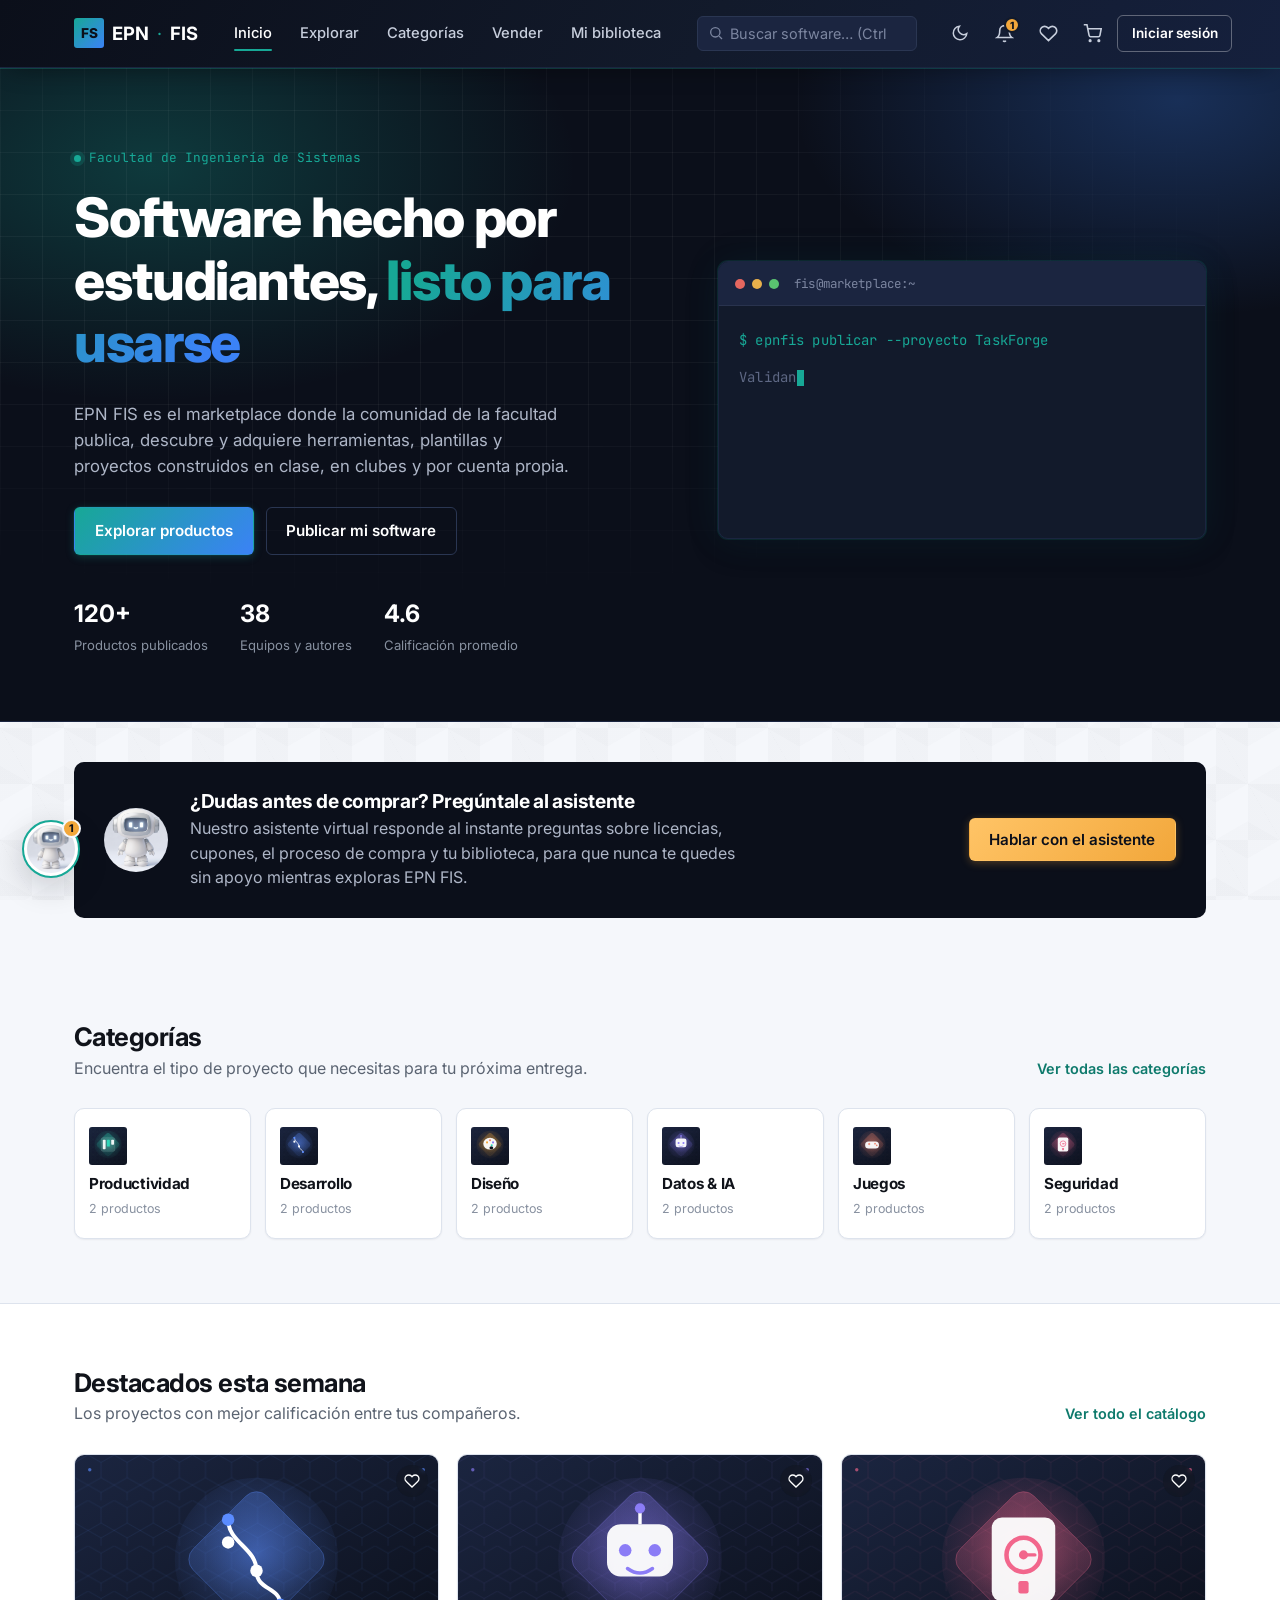
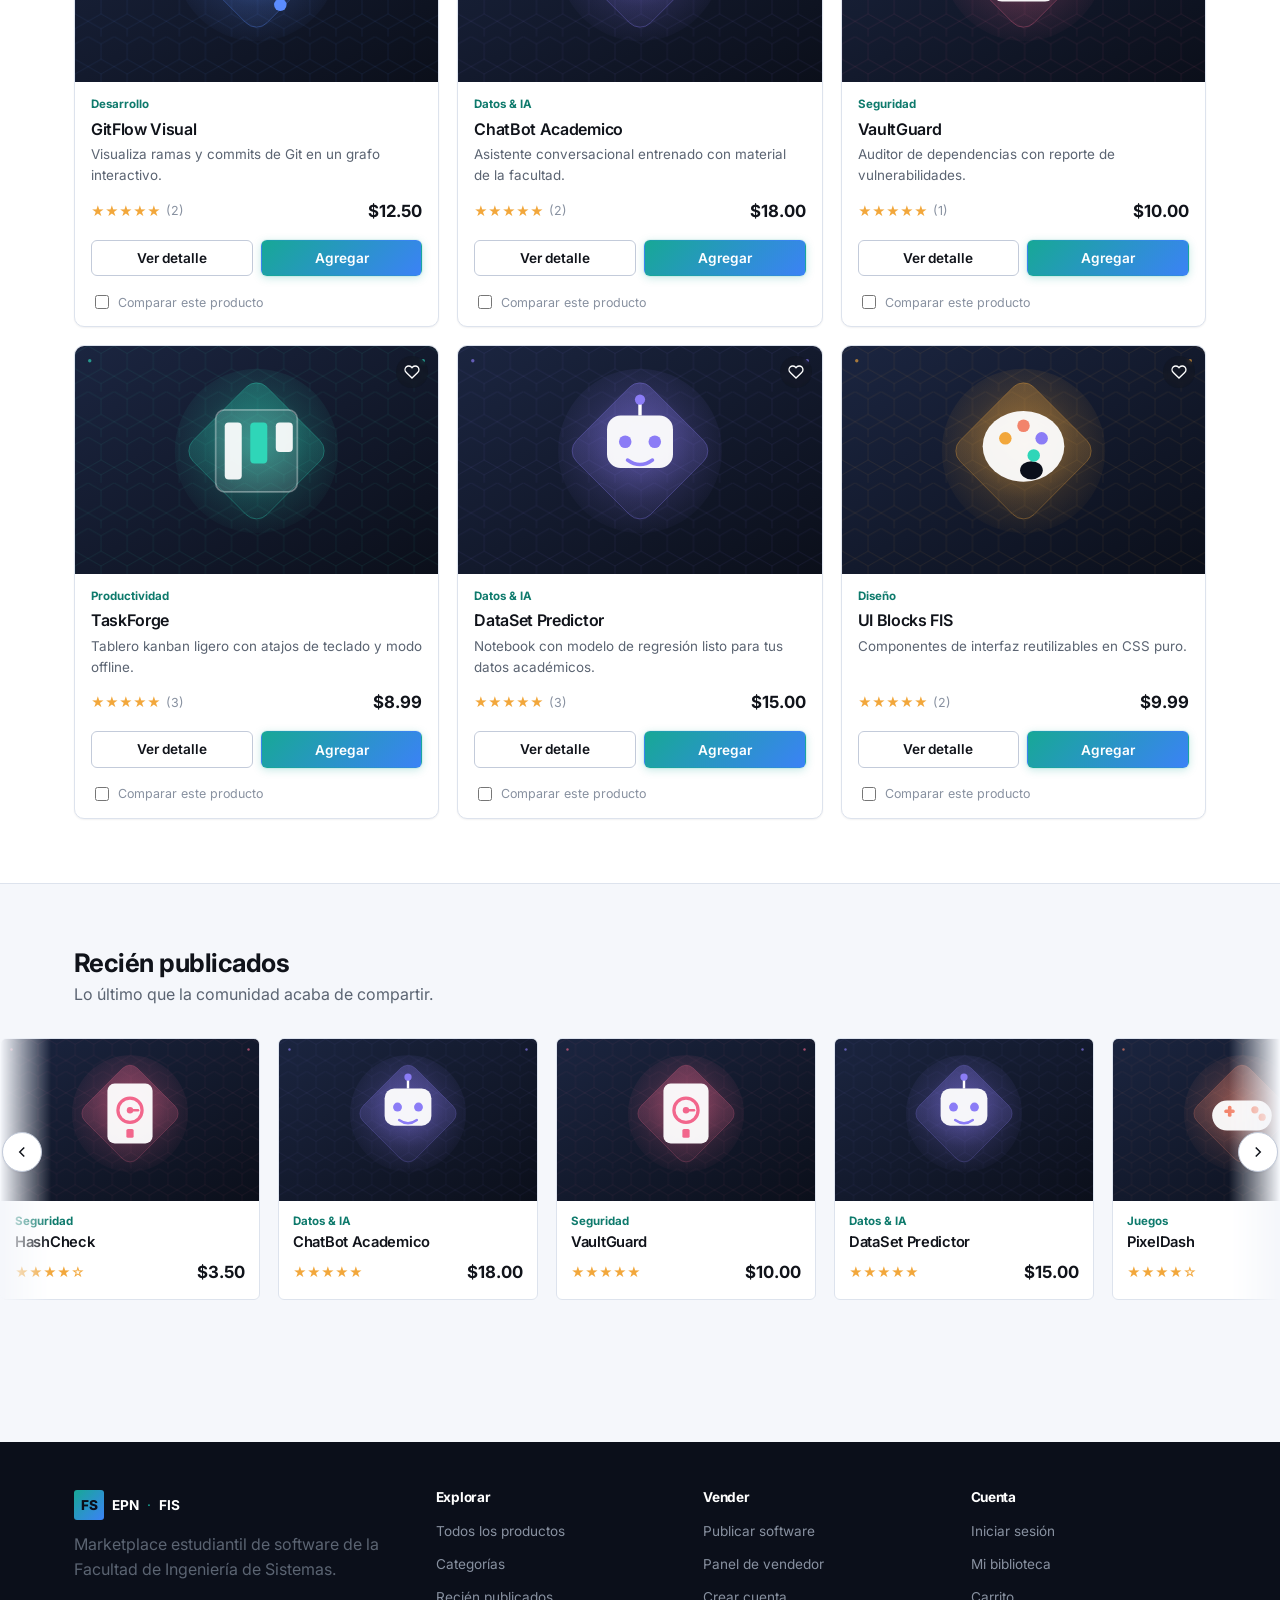
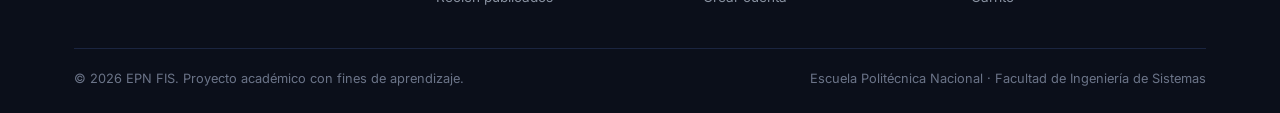
<file: index.html>
<!DOCTYPE html>
<html lang="es">
<head>
<meta charset="UTF-8">
<meta name="viewport" content="width=device-width, initial-scale=1.0">
<meta name="description" content="Descubre, publica y adquiere software creado por estudiantes de la Facultad de Ingeniería de Sistemas.">
<meta name="theme-color" content="#0B0F1A">
<meta property="og:type" content="website">
<meta property="og:site_name" content="EPN FIS">
<meta property="og:title" content="EPN FIS — Marketplace de software estudiantil">
<meta property="og:description" content="Descubre, publica y adquiere software creado por estudiantes de la Facultad de Ingeniería de Sistemas.">
<meta property="og:image" content="assets/icons/og-image.png">
<meta property="og:locale" content="es_EC">
<meta name="twitter:card" content="summary_large_image">
<meta name="twitter:title" content="EPN FIS — Marketplace de software estudiantil">
<meta name="twitter:description" content="Descubre, publica y adquiere software creado por estudiantes de la Facultad de Ingeniería de Sistemas.">
<meta name="twitter:image" content="assets/icons/og-image.png">
<link rel="icon" href="assets/icons/favicon.ico" sizes="any">
<link rel="icon" type="image/png" sizes="192x192" href="assets/icons/icon-192.png">
<link rel="apple-touch-icon" href="assets/icons/icon-180.png">
<link rel="manifest" href="manifest.json">
<title>EPN FIS — Marketplace de software estudiantil</title>
<link rel="preconnect" href="https://fonts.googleapis.com">
<link href="https://fonts.googleapis.com/css2?family=Inter:wght@400;500;600;700;800&family=JetBrains+Mono:wght@400;500;600;700&display=swap" rel="stylesheet">
<link rel="stylesheet" href="css/styles.css">
<script>(function(){try{if(localStorage.getItem("epnfis_theme")==="dark")document.documentElement.setAttribute("data-theme","dark");}catch(e){}})();</script>
</head>
<body>
<a class="skip-link" href="#main">Saltar al contenido principal</a>

<header class="site-header">
  <div class="header-inner">
    <a href="index.html" class="logo"><span class="logo-mark">FS</span>EPN<span class="logo-sep">·</span>FIS</a>
    <nav class="main-nav" aria-label="Navegación principal">
      <ul>
        <li><a href="index.html" class="active">Inicio</a></li>
        <li><a href="productos.html">Explorar</a></li>
        <li><a href="categorias.html">Categorías</a></li>
        <li><a href="vender.html">Vender</a></li>
        <li><a href="biblioteca.html">Mi biblioteca</a></li>
      </ul>
    </nav>
    <form class="header-search" data-header-search>
      <svg width="16" height="16" viewBox="0 0 24 24" fill="none" stroke="currentColor" stroke-width="2"><circle cx="11" cy="11" r="7"/><line x1="21" y1="21" x2="16.65" y2="16.65"/></svg>
      <input type="search" placeholder="Buscar software… (Ctrl+K)" aria-label="Buscar productos">
    </form>
    <div class="header-actions">
      <button class="icon-btn" type="button" data-theme-toggle aria-label="Cambiar tema">
        <svg class="icon-sun" width="18" height="18" viewBox="0 0 24 24" fill="none" stroke="currentColor" stroke-width="2"><circle cx="12" cy="12" r="4"/><path d="M12 2v2M12 20v2M4.93 4.93l1.41 1.41M17.66 17.66l1.41 1.41M2 12h2M20 12h2M4.93 19.07l1.41-1.41M17.66 6.34l1.41-1.41"/></svg>
        <svg class="icon-moon" width="18" height="18" viewBox="0 0 24 24" fill="none" stroke="currentColor" stroke-width="2"><path d="M21 12.79A9 9 0 1 1 11.21 3 7 7 0 0 0 21 12.79z"/></svg>
      </button>
      <div class="icon-wrap">
        <button class="icon-btn" type="button" data-notif-btn aria-label="Notificaciones">
          <svg width="19" height="19" viewBox="0 0 24 24" fill="none" stroke="currentColor" stroke-width="2"><path d="M18 8a6 6 0 0 0-12 0c0 7-3 9-3 9h18s-3-2-3-9"/><path d="M13.73 21a2 2 0 0 1-3.46 0"/></svg>
          <span class="icon-badge hidden" data-notif-count>0</span>
        </button>
        <div class="notif-panel" data-notif-panel>
          <div class="notif-head">Notificaciones</div>
          <div class="notif-body"></div>
        </div>
      </div>
      <a href="biblioteca.html" class="icon-btn" aria-label="Favoritos">
        <svg width="19" height="19" viewBox="0 0 24 24" fill="none" stroke="currentColor" stroke-width="2"><path d="M20.8 4.6a5.5 5.5 0 0 0-7.8 0L12 5.6l-1-1a5.5 5.5 0 0 0-7.8 7.8l1 1L12 21l7.8-7.6 1-1a5.5 5.5 0 0 0 0-7.8z"/></svg>
        <span class="icon-badge hidden" data-fav-count>0</span>
      </a>
      <a href="carrito.html" class="icon-btn" aria-label="Carrito">
        <svg width="19" height="19" viewBox="0 0 24 24" fill="none" stroke="currentColor" stroke-width="2"><circle cx="9" cy="21" r="1"/><circle cx="20" cy="21" r="1"/><path d="M1 1h4l2.7 13.4a2 2 0 0 0 2 1.6h9.7a2 2 0 0 0 2-1.6L23 6H6"/></svg>
        <span class="icon-badge hidden" data-cart-count>0</span>
      </a>
      <span data-user-slot></span>
    </div>
    <button class="menu-toggle" aria-label="Abrir menú" type="button"><span></span><span></span><span></span></button>
  </div>
  <nav class="mobile-nav" aria-label="Navegación móvil">
    <a href="index.html" class="active">Inicio</a>
    <a href="productos.html">Explorar</a>
    <a href="categorias.html">Categorías</a>
    <a href="vender.html">Vender</a>
    <a href="biblioteca.html">Mi biblioteca</a>
    <a href="carrito.html">Carrito</a>
  </nav>
</header>

<main id="main">
  <section class="hero">
    <div class="hero-inner">
      <div>
        <span class="hero-eyebrow">Facultad de Ingeniería de Sistemas</span>
        <h1>Software hecho por estudiantes, <span class="accent">listo para usarse</span></h1>
        <p class="lead">EPN FIS es el marketplace donde la comunidad de la facultad publica, descubre y adquiere herramientas, plantillas y proyectos construidos en clase, en clubes y por cuenta propia.</p>
        <div class="hero-cta">
          <a href="productos.html" class="btn btn-primary">Explorar productos</a>
          <a href="vender.html" class="btn btn-outline" style="border-color:#2A3652;color:#fff;">Publicar mi software</a>
        </div>
        <div class="hero-stats">
          <div class="hero-stat"><b>120+</b><span>Productos publicados</span></div>
          <div class="hero-stat"><b>38</b><span>Equipos y autores</span></div>
          <div class="hero-stat"><b>4.6</b><span>Calificación promedio</span></div>
        </div>
      </div>
      <div class="hero-terminal">
        <div class="terminal-bar"><span class="dot"></span><span class="dot"></span><span class="dot"></span><span class="t-label">fis@marketplace:~</span></div>
        <div class="terminal-body" id="heroTerminalBody">
          <p class="l1">$ epnfis publicar --proyecto TaskForge</p>
          <p class="muted">Validando manifiesto del proyecto…</p>
          <p class="muted">Generando vista previa…</p>
          <p class="l2">✓ Publicado en la categoría Productividad</p>
          <p class="muted">128 descargas en los últimos 30 días</p>
          <p class="prompt">$ <span class="blink"></span></p>
        </div>
      </div>
    </div>
  </section>

  <section class="section-tight">
    <div class="container">
      <div class="assistant-promo">
        <span class="ap-avatar"><img src="assets/images/robot-asistente.png" alt="Asistente EPN FIS"></span>
        <div>
          <h3>¿Dudas antes de comprar? Pregúntale al asistente</h3>
          <p>Nuestro asistente virtual responde al instante preguntas sobre licencias, cupones, el proceso de compra y tu biblioteca, para que nunca te quedes sin apoyo mientras exploras EPN FIS.</p>
        </div>
        <button class="btn btn-amber" type="button" data-open-assistant>Hablar con el asistente</button>
      </div>
    </div>
  </section>

  <section class="section">
    <div class="container">
      <div class="section-head">
        <div>
          <h2>Categorías</h2>
          <p>Encuentra el tipo de proyecto que necesitas para tu próxima entrega.</p>
        </div>
        <a href="categorias.html" class="link-more">Ver todas las categorías</a>
      </div>
      <div class="cat-grid" id="catGrid"></div>
    </div>
  </section>

  <section class="section section-alt">
    <div class="container">
      <div class="section-head">
        <div>
          <h2>Destacados esta semana</h2>
          <p>Los proyectos con mejor calificación entre tus compañeros.</p>
        </div>
        <a href="productos.html" class="link-more">Ver todo el catálogo</a>
      </div>
      <div class="product-grid" id="featuredGrid"></div>
    </div>
  </section>

  <section class="section">
    <div class="container">
      <div class="section-head">
        <div>
          <h2>Recién publicados</h2>
          <p>Lo último que la comunidad acaba de compartir.</p>
        </div>
      </div>
    </div>
    <div class="marquee-wrap">
      <button class="marquee-arrow marquee-prev" type="button" id="marqueePrev" aria-label="Ver anteriores">
        <svg width="18" height="18" viewBox="0 0 24 24" fill="none" stroke="currentColor" stroke-width="2"><polyline points="15 18 9 12 15 6"/></svg>
      </button>
      <div class="marquee-track" id="newGrid"></div>
      <button class="marquee-arrow marquee-next" type="button" id="marqueeNext" aria-label="Ver siguientes">
        <svg width="18" height="18" viewBox="0 0 24 24" fill="none" stroke="currentColor" stroke-width="2"><polyline points="9 18 15 12 9 6"/></svg>
      </button>
    </div>
  </section>
</main>

<footer class="site-footer">
  <div class="container">
    <div class="footer-grid">
      <div>
        <a href="index.html" class="logo" style="color:#fff;"><span class="logo-mark">FS</span>EPN<span class="logo-sep">·</span>FIS</a>
        <p style="margin-top:12px;max-width:32ch;">Marketplace estudiantil de software de la Facultad de Ingeniería de Sistemas.</p>
      </div>
      <div>
        <h4>Explorar</h4>
        <ul>
          <li><a href="productos.html">Todos los productos</a></li>
          <li><a href="categorias.html">Categorías</a></li>
          <li><a href="productos.html?sort=nuevos">Recién publicados</a></li>
        </ul>
      </div>
      <div>
        <h4>Vender</h4>
        <ul>
          <li><a href="vender.html">Publicar software</a></li>
          <li><a href="dashboard.html">Panel de vendedor</a></li>
          <li><a href="registro.html">Crear cuenta</a></li>
        </ul>
      </div>
      <div>
        <h4>Cuenta</h4>
        <ul>
          <li><a href="login.html">Iniciar sesión</a></li>
          <li><a href="biblioteca.html">Mi biblioteca</a></li>
          <li><a href="carrito.html">Carrito</a></li>
        </ul>
      </div>
    </div>
    <div class="footer-bottom">
      <span>© 2026 EPN FIS. Proyecto académico con fines de aprendizaje.</span>
      <span>Escuela Politécnica Nacional · Facultad de Ingeniería de Sistemas</span>
    </div>
  </div>
</footer>

<script src="js/main.js"></script>
<script src="js/productos.js"></script>
<script>
  document.addEventListener('DOMContentLoaded', () => {
    const catGrid = document.getElementById('catGrid');
    catGrid.innerHTML = EPN.categories.map(c => `
      <a class="cat-card" href="productos.html?cat=${c.id}">
        <div class="cat-icon"><img src="${categoryImgSrc(c.id)}" alt="${c.name}" loading="lazy"></div>
        <h3>${c.name}</h3>
        <span>${EPN.allProducts().filter(p => p.category === c.id).length} productos</span>
      </a>`).join('');

    const featured = [...EPN.allProducts()].sort((a, b) => b.rating - a.rating).slice(0, 6);
    document.getElementById('featuredGrid').innerHTML = featured.map(renderProductCard).join('');

    const recent = [...EPN.allProducts()].sort((a, b) => new Date(b.dateAdded) - new Date(a.dateAdded)).slice(0, 10);
    document.getElementById('newGrid').innerHTML = recent.map(renderMarqueeCard).join('');
    initMarquee();

    bindProductCardEvents(document);
  });

  /* Animación de tecleo de la terminal del hero */
  function initHeroTerminal() {
    const body = document.getElementById('heroTerminalBody');
    if (!body) return;
    if (window.matchMedia('(prefers-reduced-motion: reduce)').matches) return;

    const scripts = [
      [
        { text: '$ epnfis publicar --proyecto TaskForge', cls: 'l1', speed: 26, pause: 400 },
        { text: 'Validando manifiesto del proyecto…', cls: 'muted', speed: 16, pause: 350 },
        { text: 'Generando vista previa…', cls: 'muted', speed: 16, pause: 350 },
        { text: '✓ Publicado en la categoría Productividad', cls: 'l2', speed: 20, pause: 350 },
        { text: '128 descargas en los últimos 30 días', cls: 'muted', speed: 16, pause: 0 },
      ],
      [
        { text: '$ epnfis buscar --tag machine-learning', cls: 'l1', speed: 26, pause: 400 },
        { text: 'Consultando catálogo de Datos & IA…', cls: 'muted', speed: 16, pause: 350 },
        { text: '✓ 3 resultados: DataSet Predictor, ChatBot Academico…', cls: 'l2', speed: 18, pause: 350 },
        { text: 'Calificación promedio: 4.7 / 5', cls: 'muted', speed: 16, pause: 0 },
      ],
      [
        { text: '$ epnfis comprar --producto GitFlow-Visual --licencia academica', cls: 'l1', speed: 22, pause: 400 },
        { text: 'Aplicando descuento de licencia académica…', cls: 'muted', speed: 16, pause: 350 },
        { text: 'Procesando compra simulada…', cls: 'muted', speed: 16, pause: 350 },
        { text: '✓ Agregado a "Mi biblioteca"', cls: 'l2', speed: 20, pause: 0 },
      ],
      [
        { text: '$ epnfis stats --usuario mateo.cevallos', cls: 'l1', speed: 24, pause: 400 },
        { text: 'Calculando ventas del último mes…', cls: 'muted', speed: 16, pause: 350 },
        { text: '✓ 3 proyectos activos · 128 descargas', cls: 'l2', speed: 20, pause: 350 },
        { text: 'Ingresos estimados: $412.30', cls: 'muted', speed: 16, pause: 0 },
      ],
    ];

    let scriptIndex = 0;

    function typeLine(line) {
      return new Promise((resolve) => {
        const p = document.createElement('p');
        p.className = line.cls;
        body.appendChild(p);
        const cursor = document.createElement('span');
        cursor.className = 'type-cursor';
        let i = 0;
        (function tick() {
          i++;
          p.textContent = line.text.slice(0, i);
          p.appendChild(cursor);
          if (i < line.text.length) {
            setTimeout(tick, line.speed);
          } else {
            cursor.remove();
            setTimeout(resolve, line.pause);
          }
        })();
      });
    }

    (async function loop() {
      while (true) {
        if (window.matchMedia('(prefers-reduced-motion: reduce)').matches) break;
        const lines = scripts[scriptIndex % scripts.length];
        scriptIndex++;
        body.innerHTML = '';
        for (const line of lines) {
          await typeLine(line);
        }
        const finalP = document.createElement('p');
        finalP.className = 'prompt';
        finalP.innerHTML = '$ <span class="blink"></span>';
        body.appendChild(finalP);
        await new Promise((resolve) => setTimeout(resolve, 2600));
      }
    })();
  }
  document.addEventListener('DOMContentLoaded', initHeroTerminal);
</script>
<script src="js/asistente.js"></script>
<script src="js/buscador.js"></script>
</body>
</html>
</file>
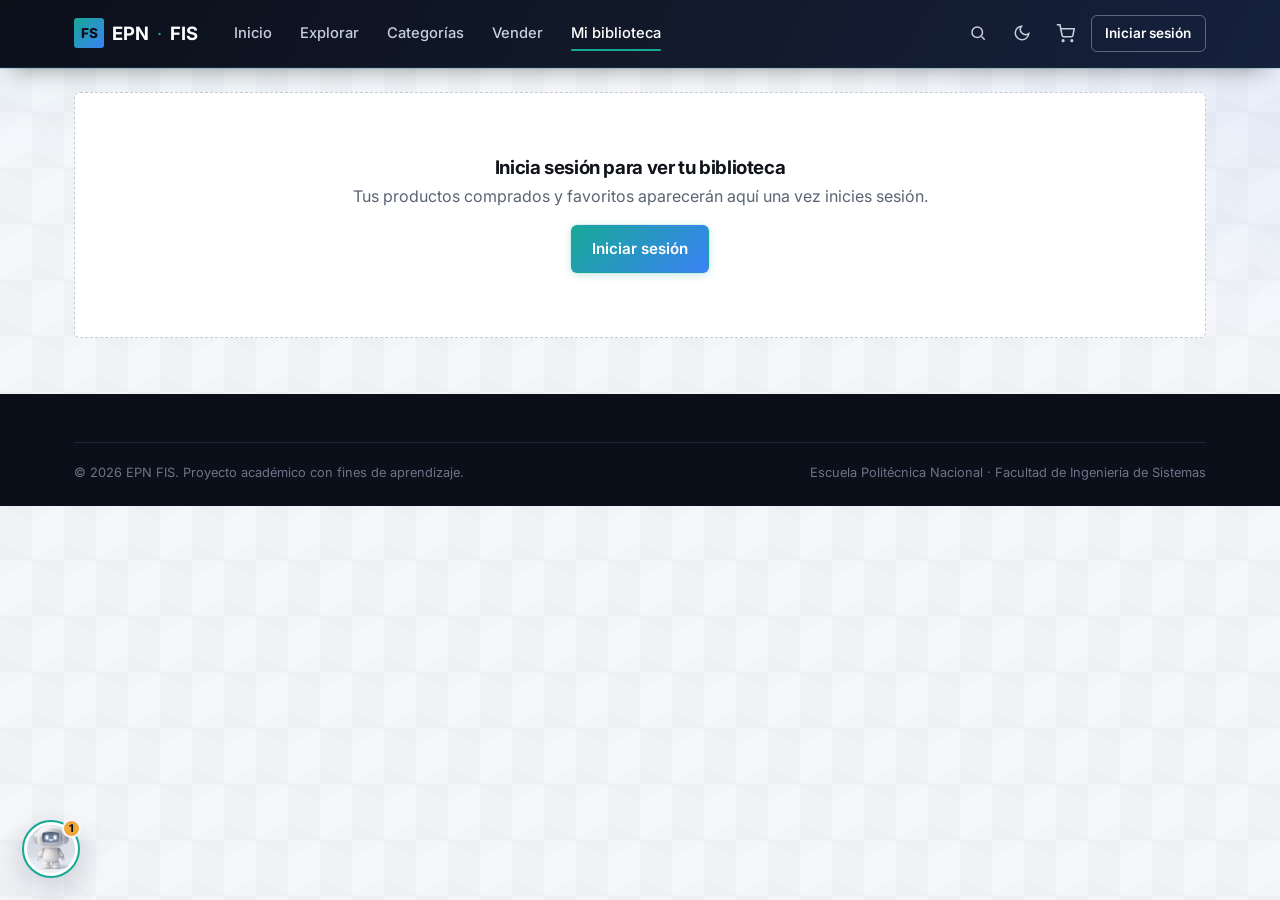
<file: biblioteca.html>
<!DOCTYPE html>
<html lang="es">
<head>
<meta charset="UTF-8">
<meta name="viewport" content="width=device-width, initial-scale=1.0">
<meta name="description" content="Consulta tus compras, favoritos y facturas en tu biblioteca personal de EPN FIS.">
<meta name="theme-color" content="#0B0F1A">
<meta property="og:type" content="website">
<meta property="og:site_name" content="EPN FIS">
<meta property="og:title" content="Mi biblioteca — EPN FIS">
<meta property="og:description" content="Consulta tus compras, favoritos y facturas en tu biblioteca personal de EPN FIS.">
<meta property="og:image" content="assets/icons/og-image.png">
<meta property="og:locale" content="es_EC">
<meta name="twitter:card" content="summary_large_image">
<meta name="twitter:title" content="Mi biblioteca — EPN FIS">
<meta name="twitter:description" content="Consulta tus compras, favoritos y facturas en tu biblioteca personal de EPN FIS.">
<meta name="twitter:image" content="assets/icons/og-image.png">
<link rel="icon" href="assets/icons/favicon.ico" sizes="any">
<link rel="icon" type="image/png" sizes="192x192" href="assets/icons/icon-192.png">
<link rel="apple-touch-icon" href="assets/icons/icon-180.png">
<link rel="manifest" href="manifest.json">
<title>Mi biblioteca — EPN FIS</title>
<link rel="preconnect" href="https://fonts.googleapis.com">
<link href="https://fonts.googleapis.com/css2?family=Inter:wght@400;500;600;700;800&family=JetBrains+Mono:wght@400;500;600;700&display=swap" rel="stylesheet">
<link rel="stylesheet" href="css/styles.css">
<script>(function(){try{if(localStorage.getItem("epnfis_theme")==="dark")document.documentElement.setAttribute("data-theme","dark");}catch(e){}})();</script>
</head>
<body>
<a class="skip-link" href="#main">Saltar al contenido principal</a>

<header class="site-header">
  <div class="header-inner">
    <a href="index.html" class="logo"><span class="logo-mark">FS</span>EPN<span class="logo-sep">·</span>FIS</a>
    <nav class="main-nav" aria-label="Navegación principal">
      <ul>
        <li><a href="index.html">Inicio</a></li>
        <li><a href="productos.html">Explorar</a></li>
        <li><a href="categorias.html">Categorías</a></li>
        <li><a href="vender.html">Vender</a></li>
        <li><a href="biblioteca.html" class="active">Mi biblioteca</a></li>
      </ul>
    </nav>
    <div class="header-actions" style="margin-left:auto;">
            <button class="icon-btn" type="button" data-open-search aria-label="Buscar (Ctrl+K)">
        <svg width="18" height="18" viewBox="0 0 24 24" fill="none" stroke="currentColor" stroke-width="2"><circle cx="11" cy="11" r="7"/><line x1="21" y1="21" x2="16.65" y2="16.65"/></svg>
      </button>
      <button class="icon-btn" type="button" data-theme-toggle aria-label="Cambiar tema">
        <svg class="icon-sun" width="18" height="18" viewBox="0 0 24 24" fill="none" stroke="currentColor" stroke-width="2"><circle cx="12" cy="12" r="4"/><path d="M12 2v2M12 20v2M4.93 4.93l1.41 1.41M17.66 17.66l1.41 1.41M2 12h2M20 12h2M4.93 19.07l1.41-1.41M17.66 6.34l1.41-1.41"/></svg>
        <svg class="icon-moon" width="18" height="18" viewBox="0 0 24 24" fill="none" stroke="currentColor" stroke-width="2"><path d="M21 12.79A9 9 0 1 1 11.21 3 7 7 0 0 0 21 12.79z"/></svg>
      </button>
      <a href="carrito.html" class="icon-btn" aria-label="Carrito">
        <svg width="19" height="19" viewBox="0 0 24 24" fill="none" stroke="currentColor" stroke-width="2"><circle cx="9" cy="21" r="1"/><circle cx="20" cy="21" r="1"/><path d="M1 1h4l2.7 13.4a2 2 0 0 0 2 1.6h9.7a2 2 0 0 0 2-1.6L23 6H6"/></svg>
        <span class="icon-badge hidden" data-cart-count>0</span>
      </a>
      <span data-user-slot></span>
    </div>
    <button class="menu-toggle" aria-label="Abrir menú" type="button"><span></span><span></span><span></span></button>
  </div>
  <nav class="mobile-nav" aria-label="Navegación móvil">
    <a href="index.html">Inicio</a>
    <a href="productos.html">Explorar</a>
    <a href="categorias.html">Categorías</a>
    <a href="vender.html">Vender</a>
    <a href="biblioteca.html" class="active">Mi biblioteca</a>
    <a href="carrito.html">Carrito</a>
  </nav>
</header>

<main class="container" style="padding-top:24px;padding-bottom:56px;" id="main">

  <div id="guardWrap" class="hidden">
    <div class="empty-state">
      <h3>Inicia sesión para ver tu biblioteca</h3>
      <p>Tus productos comprados y favoritos aparecerán aquí una vez inicies sesión.</p>
      <a href="login.html" class="btn btn-primary">Iniciar sesión</a>
    </div>
  </div>

  <div id="libraryWrap">
    <div class="page-head" style="padding:0 0 8px;">
      <h1>Mi biblioteca</h1>
      <p>Tus compras y proyectos favoritos, siempre a mano.</p>
    </div>

    <div class="product-tabs" style="margin:24px 0 20px;">
      <button class="tab-btn active" data-tab="purchasedPanel" type="button">Comprados</button>
      <button class="tab-btn" data-tab="favoritesPanel" type="button">Favoritos</button>
      <button class="tab-btn" data-tab="invoicesPanel" type="button">Facturas</button>
    </div>

    <div class="tab-panel active" id="purchasedPanel">
      <div class="library-grid" id="purchasedGrid"></div>
    </div>

    <div class="tab-panel" id="favoritesPanel">
      <div class="product-grid" id="favoritesGrid"></div>
    </div>

    <div class="tab-panel" id="invoicesPanel">
      <div style="overflow-x:auto;">
        <table class="data-table">
          <thead>
            <tr><th>N.º de factura</th><th>Fecha</th><th>Productos</th><th>Total</th><th></th></tr>
          </thead>
          <tbody id="invoicesTableBody"></tbody>
        </table>
      </div>
    </div>
  </div>
</main>

<footer class="site-footer" style="margin-top:0;">
  <div class="container">
    <div class="footer-bottom">
      <span>© 2026 EPN FIS. Proyecto académico con fines de aprendizaje.</span>
      <span>Escuela Politécnica Nacional · Facultad de Ingeniería de Sistemas</span>
    </div>
  </div>
</footer>

<script src="js/main.js"></script>
<script src="js/productos.js"></script>
<script src="js/usuario.js"></script>
<script src="js/asistente.js"></script>
<script src="js/buscador.js"></script>
</body>
</html>
</file>
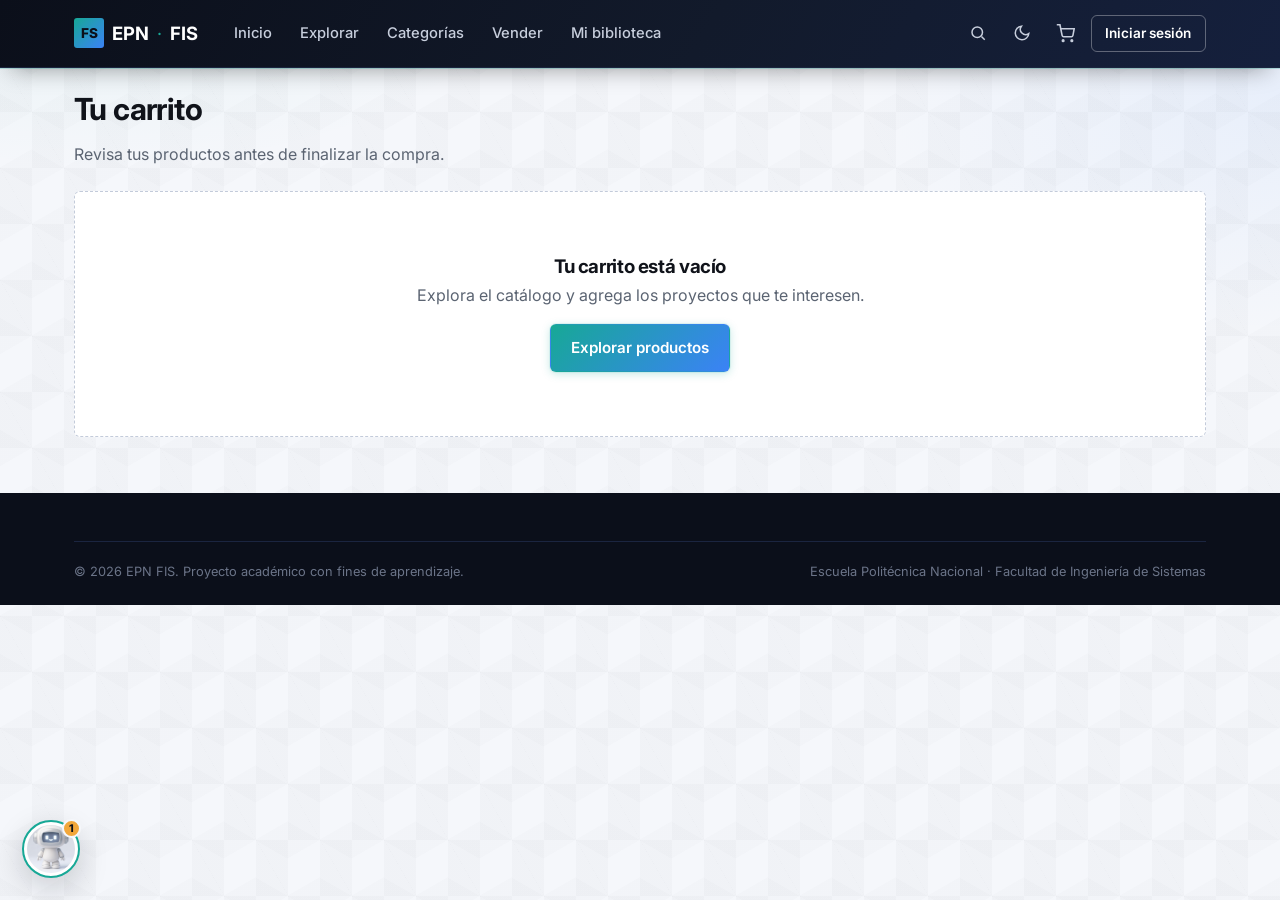
<file: carrito.html>
<!DOCTYPE html>
<html lang="es">
<head>
<meta charset="UTF-8">
<meta name="viewport" content="width=device-width, initial-scale=1.0">
<meta name="description" content="Revisa los productos de tu carrito antes de finalizar tu compra simulada en EPN FIS.">
<meta name="theme-color" content="#0B0F1A">
<meta property="og:type" content="website">
<meta property="og:site_name" content="EPN FIS">
<meta property="og:title" content="Carrito — EPN FIS">
<meta property="og:description" content="Revisa los productos de tu carrito antes de finalizar tu compra simulada en EPN FIS.">
<meta property="og:image" content="assets/icons/og-image.png">
<meta property="og:locale" content="es_EC">
<meta name="twitter:card" content="summary_large_image">
<meta name="twitter:title" content="Carrito — EPN FIS">
<meta name="twitter:description" content="Revisa los productos de tu carrito antes de finalizar tu compra simulada en EPN FIS.">
<meta name="twitter:image" content="assets/icons/og-image.png">
<link rel="icon" href="assets/icons/favicon.ico" sizes="any">
<link rel="icon" type="image/png" sizes="192x192" href="assets/icons/icon-192.png">
<link rel="apple-touch-icon" href="assets/icons/icon-180.png">
<link rel="manifest" href="manifest.json">
<title>Carrito — EPN FIS</title>
<link rel="preconnect" href="https://fonts.googleapis.com">
<link href="https://fonts.googleapis.com/css2?family=Inter:wght@400;500;600;700;800&family=JetBrains+Mono:wght@400;500;600;700&display=swap" rel="stylesheet">
<link rel="stylesheet" href="css/styles.css">
<script>(function(){try{if(localStorage.getItem("epnfis_theme")==="dark")document.documentElement.setAttribute("data-theme","dark");}catch(e){}})();</script>
</head>
<body>
<a class="skip-link" href="#main">Saltar al contenido principal</a>

<header class="site-header">
  <div class="header-inner">
    <a href="index.html" class="logo"><span class="logo-mark">FS</span>EPN<span class="logo-sep">·</span>FIS</a>
    <nav class="main-nav" aria-label="Navegación principal">
      <ul>
        <li><a href="index.html">Inicio</a></li>
        <li><a href="productos.html">Explorar</a></li>
        <li><a href="categorias.html">Categorías</a></li>
        <li><a href="vender.html">Vender</a></li>
        <li><a href="biblioteca.html">Mi biblioteca</a></li>
      </ul>
    </nav>
    <div class="header-actions" style="margin-left:auto;">
            <button class="icon-btn" type="button" data-open-search aria-label="Buscar (Ctrl+K)">
        <svg width="18" height="18" viewBox="0 0 24 24" fill="none" stroke="currentColor" stroke-width="2"><circle cx="11" cy="11" r="7"/><line x1="21" y1="21" x2="16.65" y2="16.65"/></svg>
      </button>
      <button class="icon-btn" type="button" data-theme-toggle aria-label="Cambiar tema">
        <svg class="icon-sun" width="18" height="18" viewBox="0 0 24 24" fill="none" stroke="currentColor" stroke-width="2"><circle cx="12" cy="12" r="4"/><path d="M12 2v2M12 20v2M4.93 4.93l1.41 1.41M17.66 17.66l1.41 1.41M2 12h2M20 12h2M4.93 19.07l1.41-1.41M17.66 6.34l1.41-1.41"/></svg>
        <svg class="icon-moon" width="18" height="18" viewBox="0 0 24 24" fill="none" stroke="currentColor" stroke-width="2"><path d="M21 12.79A9 9 0 1 1 11.21 3 7 7 0 0 0 21 12.79z"/></svg>
      </button>
      <a href="carrito.html" class="icon-btn" aria-label="Carrito">
        <svg width="19" height="19" viewBox="0 0 24 24" fill="none" stroke="currentColor" stroke-width="2"><circle cx="9" cy="21" r="1"/><circle cx="20" cy="21" r="1"/><path d="M1 1h4l2.7 13.4a2 2 0 0 0 2 1.6h9.7a2 2 0 0 0 2-1.6L23 6H6"/></svg>
        <span class="icon-badge hidden" data-cart-count>0</span>
      </a>
      <span data-user-slot></span>
    </div>
    <button class="menu-toggle" aria-label="Abrir menú" type="button"><span></span><span></span><span></span></button>
  </div>
  <nav class="mobile-nav" aria-label="Navegación móvil">
    <a href="index.html">Inicio</a>
    <a href="productos.html">Explorar</a>
    <a href="categorias.html">Categorías</a>
    <a href="vender.html">Vender</a>
    <a href="biblioteca.html">Mi biblioteca</a>
  </nav>
</header>

<main class="container" style="padding-top:24px;padding-bottom:56px;" id="main">
  <div class="page-head" style="padding:0 0 8px;">
    <h1>Tu carrito</h1>
    <p>Revisa tus productos antes de finalizar la compra.</p>
  </div>

  <div id="cartEmpty" class="empty-state hidden">
    <h3>Tu carrito está vacío</h3>
    <p>Explora el catálogo y agrega los proyectos que te interesen.</p>
    <a href="productos.html" class="btn btn-primary">Explorar productos</a>
  </div>

  <div class="cart-layout" id="cartLayout">
    <div>
      <div id="cartItems" style="background:#fff;border:1px solid var(--line);border-radius:var(--radius-m);padding:0 18px;"></div>
    </div>

    <aside class="summary-box">
      <h3 style="font-size:1.05rem;">Resumen</h3>
      <div class="summary-row"><span>Subtotal</span><span id="sumSubtotal">$0.00</span></div>
      <div class="summary-row"><span>Descuento</span><span id="sumDiscount">-$0.00</span></div>
      <div class="promo-row">
        <input type="text" id="promoInput" placeholder="Código de descuento">
        <button class="btn btn-outline btn-sm" id="promoBtn" type="button">Aplicar</button>
      </div>
      <div class="summary-row total"><span>Total</span><span id="sumTotal">$0.00</span></div>
      <button class="btn btn-primary btn-block" id="checkoutBtn" type="button" style="margin-top:16px;">Finalizar compra</button>
      <p class="hint" style="text-align:center;margin-top:10px;">Compra simulada: no se realizarán cargos reales.</p>

      <div class="buy-help">
        <img src="assets/images/robot-asistente.png" alt="" class="buy-help-icon">
        <span>¿Dudas antes de pagar? <button type="button" data-open-assistant>Pregúntale al asistente</button></span>
      </div>
    </aside>
  </div>
</main>

<footer class="site-footer" style="margin-top:0;">
  <div class="container">
    <div class="footer-bottom">
      <span>© 2026 EPN FIS. Proyecto académico con fines de aprendizaje.</span>
      <span>Escuela Politécnica Nacional · Facultad de Ingeniería de Sistemas</span>
    </div>
  </div>
</footer>

<script src="js/main.js"></script>
<script src="js/productos.js"></script>
<script src="js/carrito.js"></script>
<script src="js/asistente.js"></script>
<script src="js/buscador.js"></script>
</body>
</html>
</file>
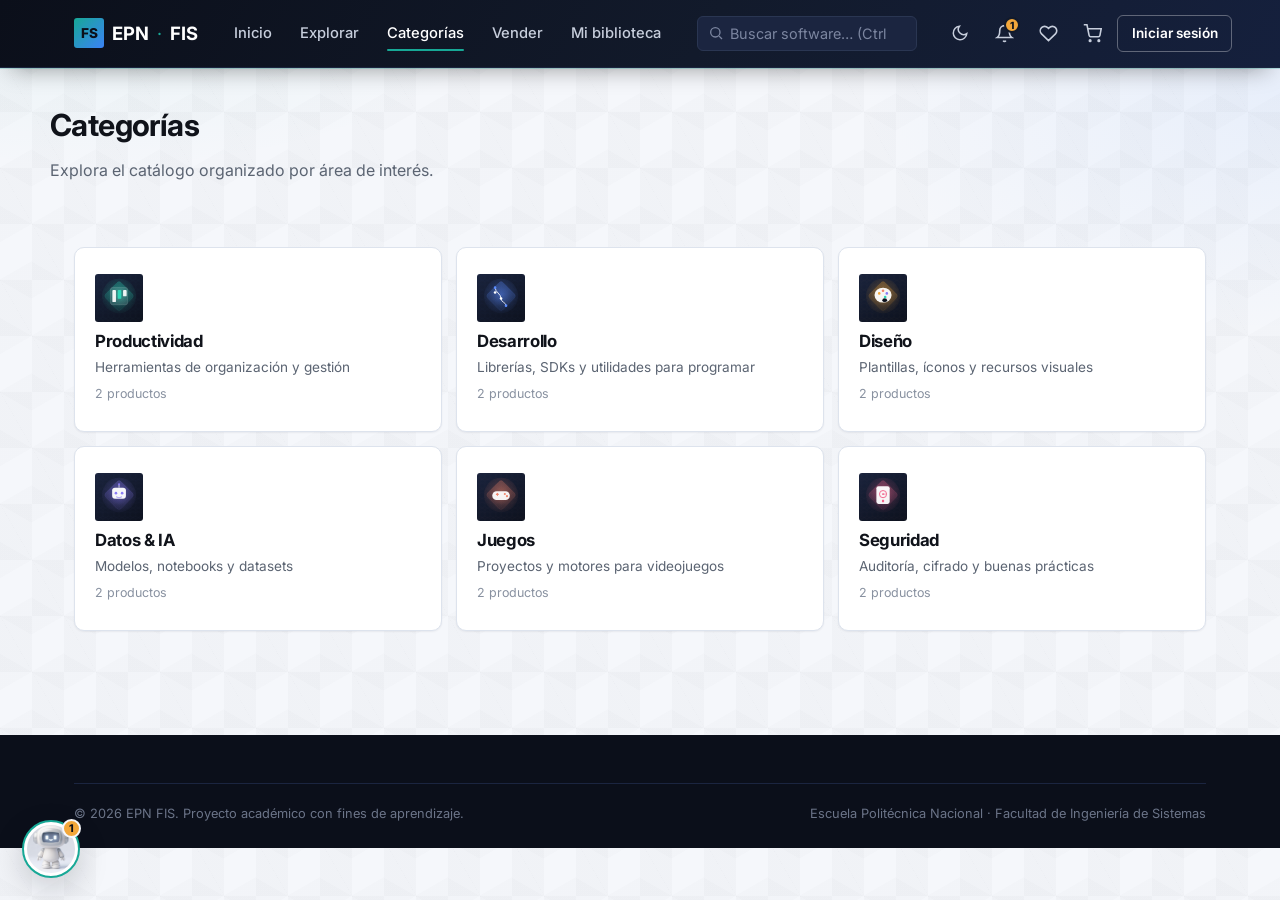
<file: categorias.html>
<!DOCTYPE html>
<html lang="es">
<head>
<meta charset="UTF-8">
<meta name="viewport" content="width=device-width, initial-scale=1.0">
<meta name="description" content="Navega el catálogo de EPN FIS organizado por categoría: productividad, desarrollo, diseño, datos e IA, juegos y seguridad.">
<meta name="theme-color" content="#0B0F1A">
<meta property="og:type" content="website">
<meta property="og:site_name" content="EPN FIS">
<meta property="og:title" content="Categorías — EPN FIS">
<meta property="og:description" content="Navega el catálogo de EPN FIS organizado por categoría: productividad, desarrollo, diseño, datos e IA, juegos y seguridad.">
<meta property="og:image" content="assets/icons/og-image.png">
<meta property="og:locale" content="es_EC">
<meta name="twitter:card" content="summary_large_image">
<meta name="twitter:title" content="Categorías — EPN FIS">
<meta name="twitter:description" content="Navega el catálogo de EPN FIS organizado por categoría: productividad, desarrollo, diseño, datos e IA, juegos y seguridad.">
<meta name="twitter:image" content="assets/icons/og-image.png">
<link rel="icon" href="assets/icons/favicon.ico" sizes="any">
<link rel="icon" type="image/png" sizes="192x192" href="assets/icons/icon-192.png">
<link rel="apple-touch-icon" href="assets/icons/icon-180.png">
<link rel="manifest" href="manifest.json">
<title>Categorías — EPN FIS</title>
<link rel="preconnect" href="https://fonts.googleapis.com">
<link href="https://fonts.googleapis.com/css2?family=Inter:wght@400;500;600;700;800&family=JetBrains+Mono:wght@400;500;600;700&display=swap" rel="stylesheet">
<link rel="stylesheet" href="css/styles.css">
<script>(function(){try{if(localStorage.getItem("epnfis_theme")==="dark")document.documentElement.setAttribute("data-theme","dark");}catch(e){}})();</script>
</head>
<body>
<a class="skip-link" href="#main">Saltar al contenido principal</a>

<header class="site-header">
  <div class="header-inner">
    <a href="index.html" class="logo"><span class="logo-mark">FS</span>EPN<span class="logo-sep">·</span>FIS</a>
    <nav class="main-nav" aria-label="Navegación principal">
      <ul>
        <li><a href="index.html">Inicio</a></li>
        <li><a href="productos.html">Explorar</a></li>
        <li><a href="categorias.html" class="active">Categorías</a></li>
        <li><a href="vender.html">Vender</a></li>
        <li><a href="biblioteca.html">Mi biblioteca</a></li>
      </ul>
    </nav>
    <form class="header-search" data-header-search>
      <svg width="16" height="16" viewBox="0 0 24 24" fill="none" stroke="currentColor" stroke-width="2"><circle cx="11" cy="11" r="7"/><line x1="21" y1="21" x2="16.65" y2="16.65"/></svg>
      <input type="search" placeholder="Buscar software… (Ctrl+K)" aria-label="Buscar productos">
    </form>
    <div class="header-actions">
      <button class="icon-btn" type="button" data-theme-toggle aria-label="Cambiar tema">
        <svg class="icon-sun" width="18" height="18" viewBox="0 0 24 24" fill="none" stroke="currentColor" stroke-width="2"><circle cx="12" cy="12" r="4"/><path d="M12 2v2M12 20v2M4.93 4.93l1.41 1.41M17.66 17.66l1.41 1.41M2 12h2M20 12h2M4.93 19.07l1.41-1.41M17.66 6.34l1.41-1.41"/></svg>
        <svg class="icon-moon" width="18" height="18" viewBox="0 0 24 24" fill="none" stroke="currentColor" stroke-width="2"><path d="M21 12.79A9 9 0 1 1 11.21 3 7 7 0 0 0 21 12.79z"/></svg>
      </button>
      <div class="icon-wrap">
        <button class="icon-btn" type="button" data-notif-btn aria-label="Notificaciones">
          <svg width="19" height="19" viewBox="0 0 24 24" fill="none" stroke="currentColor" stroke-width="2"><path d="M18 8a6 6 0 0 0-12 0c0 7-3 9-3 9h18s-3-2-3-9"/><path d="M13.73 21a2 2 0 0 1-3.46 0"/></svg>
          <span class="icon-badge hidden" data-notif-count>0</span>
        </button>
        <div class="notif-panel" data-notif-panel>
          <div class="notif-head">Notificaciones</div>
          <div class="notif-body"></div>
        </div>
      </div>
      <a href="biblioteca.html" class="icon-btn" aria-label="Favoritos">
        <svg width="19" height="19" viewBox="0 0 24 24" fill="none" stroke="currentColor" stroke-width="2"><path d="M20.8 4.6a5.5 5.5 0 0 0-7.8 0L12 5.6l-1-1a5.5 5.5 0 0 0-7.8 7.8l1 1L12 21l7.8-7.6 1-1a5.5 5.5 0 0 0 0-7.8z"/></svg>
        <span class="icon-badge hidden" data-fav-count>0</span>
      </a>
      <a href="carrito.html" class="icon-btn" aria-label="Carrito">
        <svg width="19" height="19" viewBox="0 0 24 24" fill="none" stroke="currentColor" stroke-width="2"><circle cx="9" cy="21" r="1"/><circle cx="20" cy="21" r="1"/><path d="M1 1h4l2.7 13.4a2 2 0 0 0 2 1.6h9.7a2 2 0 0 0 2-1.6L23 6H6"/></svg>
        <span class="icon-badge hidden" data-cart-count>0</span>
      </a>
      <span data-user-slot></span>
    </div>
    <button class="menu-toggle" aria-label="Abrir menú" type="button"><span></span><span></span><span></span></button>
  </div>
  <nav class="mobile-nav" aria-label="Navegación móvil">
    <a href="index.html">Inicio</a>
    <a href="productos.html">Explorar</a>
    <a href="categorias.html" class="active">Categorías</a>
    <a href="vender.html">Vender</a>
    <a href="biblioteca.html">Mi biblioteca</a>
    <a href="carrito.html">Carrito</a>
  </nav>
</header>

<main id="main">
  <div class="page-head container">
    <h1>Categorías</h1>
    <p>Explora el catálogo organizado por área de interés.</p>
  </div>
  <section class="section-tight">
    <div class="container">
      <div class="cat-grid cat-grid-3" id="fullCatGrid"></div>
    </div>
  </section>
</main>

<footer class="site-footer">
  <div class="container">
    <div class="footer-bottom">
      <span>© 2026 EPN FIS. Proyecto académico con fines de aprendizaje.</span>
      <span>Escuela Politécnica Nacional · Facultad de Ingeniería de Sistemas</span>
    </div>
  </div>
</footer>

<script src="js/main.js"></script>
<script src="js/productos.js"></script>
<script src="js/asistente.js"></script>
<script src="js/buscador.js"></script>
</body>
</html>
</file>
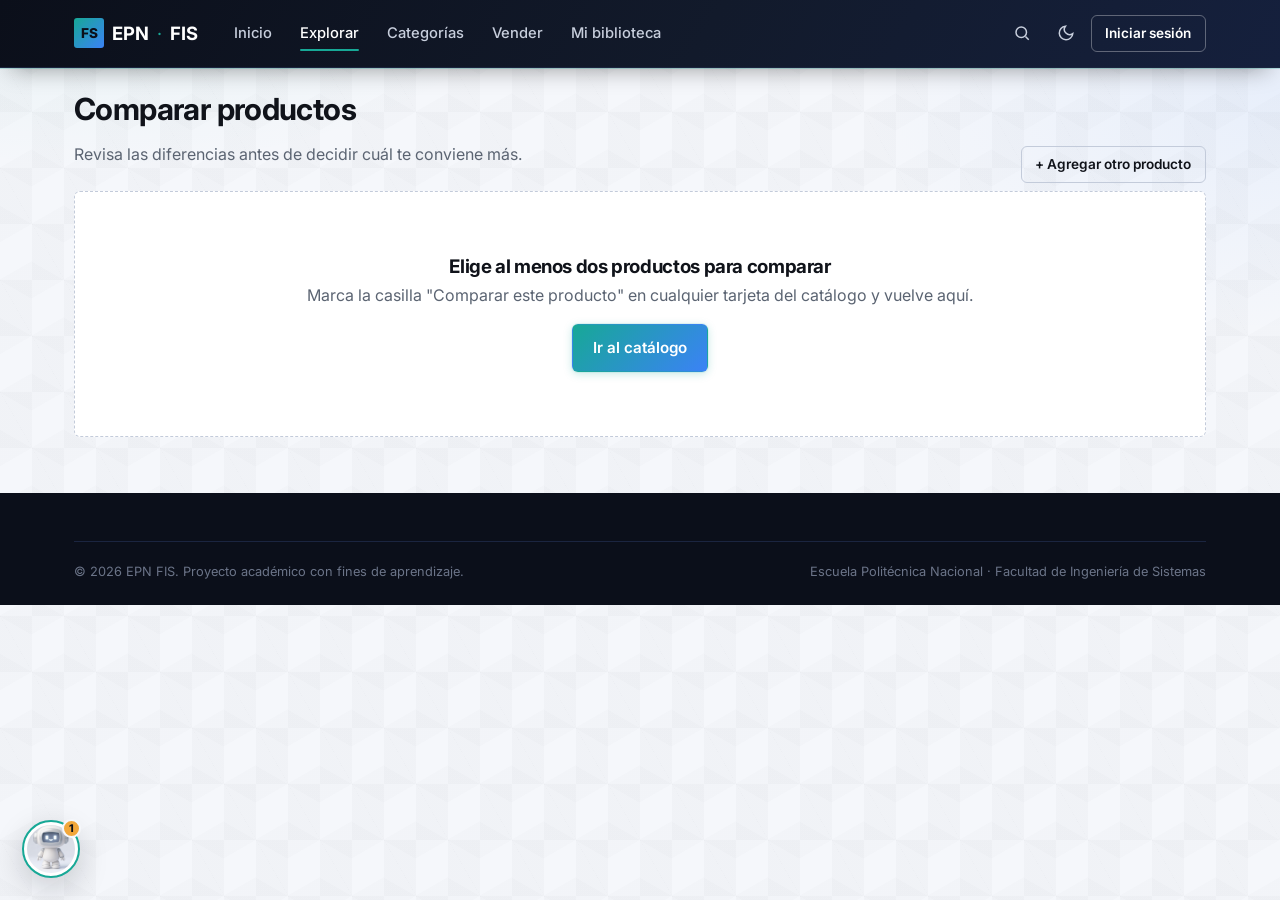
<file: comparar.html>
<!DOCTYPE html>
<html lang="es">
<head>
<meta charset="UTF-8">
<meta name="viewport" content="width=device-width, initial-scale=1.0">
<meta name="description" content="Compara hasta tres productos de software lado a lado: precio, licencias, calificación y más.">
<meta name="theme-color" content="#0B0F1A">
<meta property="og:type" content="website">
<meta property="og:site_name" content="EPN FIS">
<meta property="og:title" content="Comparar productos — EPN FIS">
<meta property="og:description" content="Compara hasta tres productos de software lado a lado: precio, licencias, calificación y más.">
<meta property="og:image" content="assets/icons/og-image.png">
<meta property="og:locale" content="es_EC">
<meta name="twitter:card" content="summary_large_image">
<meta name="twitter:title" content="Comparar productos — EPN FIS">
<meta name="twitter:description" content="Compara hasta tres productos de software lado a lado: precio, licencias, calificación y más.">
<meta name="twitter:image" content="assets/icons/og-image.png">
<link rel="icon" href="assets/icons/favicon.ico" sizes="any">
<link rel="icon" type="image/png" sizes="192x192" href="assets/icons/icon-192.png">
<link rel="apple-touch-icon" href="assets/icons/icon-180.png">
<link rel="manifest" href="manifest.json">
<title>Comparar productos — EPN FIS</title>
<link rel="preconnect" href="https://fonts.googleapis.com">
<link href="https://fonts.googleapis.com/css2?family=Inter:wght@400;500;600;700;800&family=JetBrains+Mono:wght@400;500;600;700&display=swap" rel="stylesheet">
<script>(function(){try{if(localStorage.getItem("epnfis_theme")==="dark")document.documentElement.setAttribute("data-theme","dark");}catch(e){}})();</script>
<link rel="stylesheet" href="css/styles.css">
</head>
<body>
<a class="skip-link" href="#main">Saltar al contenido principal</a>

<header class="site-header">
  <div class="header-inner">
    <a href="index.html" class="logo"><span class="logo-mark">FS</span>EPN<span class="logo-sep">·</span>FIS</a>
    <nav class="main-nav" aria-label="Navegación principal">
      <ul>
        <li><a href="index.html">Inicio</a></li>
        <li><a href="productos.html" class="active">Explorar</a></li>
        <li><a href="categorias.html">Categorías</a></li>
        <li><a href="vender.html">Vender</a></li>
        <li><a href="biblioteca.html">Mi biblioteca</a></li>
      </ul>
    </nav>
    <div class="header-actions" style="margin-left:auto;">
            <button class="icon-btn" type="button" data-open-search aria-label="Buscar (Ctrl+K)">
        <svg width="18" height="18" viewBox="0 0 24 24" fill="none" stroke="currentColor" stroke-width="2"><circle cx="11" cy="11" r="7"/><line x1="21" y1="21" x2="16.65" y2="16.65"/></svg>
      </button>
      <button class="icon-btn" type="button" data-theme-toggle aria-label="Cambiar tema">
        <svg class="icon-sun" width="18" height="18" viewBox="0 0 24 24" fill="none" stroke="currentColor" stroke-width="2"><circle cx="12" cy="12" r="4"/><path d="M12 2v2M12 20v2M4.93 4.93l1.41 1.41M17.66 17.66l1.41 1.41M2 12h2M20 12h2M4.93 19.07l1.41-1.41M17.66 6.34l1.41-1.41"/></svg>
        <svg class="icon-moon" width="18" height="18" viewBox="0 0 24 24" fill="none" stroke="currentColor" stroke-width="2"><path d="M21 12.79A9 9 0 1 1 11.21 3 7 7 0 0 0 21 12.79z"/></svg>
      </button>
      <span data-user-slot></span>
    </div>
    <button class="menu-toggle" aria-label="Abrir menú" type="button"><span></span><span></span><span></span></button>
  </div>
  <nav class="mobile-nav" aria-label="Navegación móvil">
    <a href="index.html">Inicio</a>
    <a href="productos.html" class="active">Explorar</a>
    <a href="categorias.html">Categorías</a>
    <a href="vender.html">Vender</a>
    <a href="biblioteca.html">Mi biblioteca</a>
  </nav>
</header>

<main class="container" style="padding-top:24px;padding-bottom:56px;" id="main">
  <div class="page-head" style="padding:0 0 8px;display:flex;justify-content:space-between;align-items:flex-end;flex-wrap:wrap;gap:12px;">
    <div>
      <h1>Comparar productos</h1>
      <p>Revisa las diferencias antes de decidir cuál te conviene más.</p>
    </div>
    <a href="productos.html" class="btn btn-outline btn-sm">+ Agregar otro producto</a>
  </div>

  <div id="compareWrap"></div>
</main>

<footer class="site-footer" style="margin-top:0;">
  <div class="container">
    <div class="footer-bottom">
      <span>© 2026 EPN FIS. Proyecto académico con fines de aprendizaje.</span>
      <span>Escuela Politécnica Nacional · Facultad de Ingeniería de Sistemas</span>
    </div>
  </div>
</footer>

<script src="js/main.js"></script>
<script src="js/productos.js"></script>
<script src="js/comparar.js"></script>
<script src="js/asistente.js"></script>
<script src="js/buscador.js"></script>
</body>
</html>
</file>
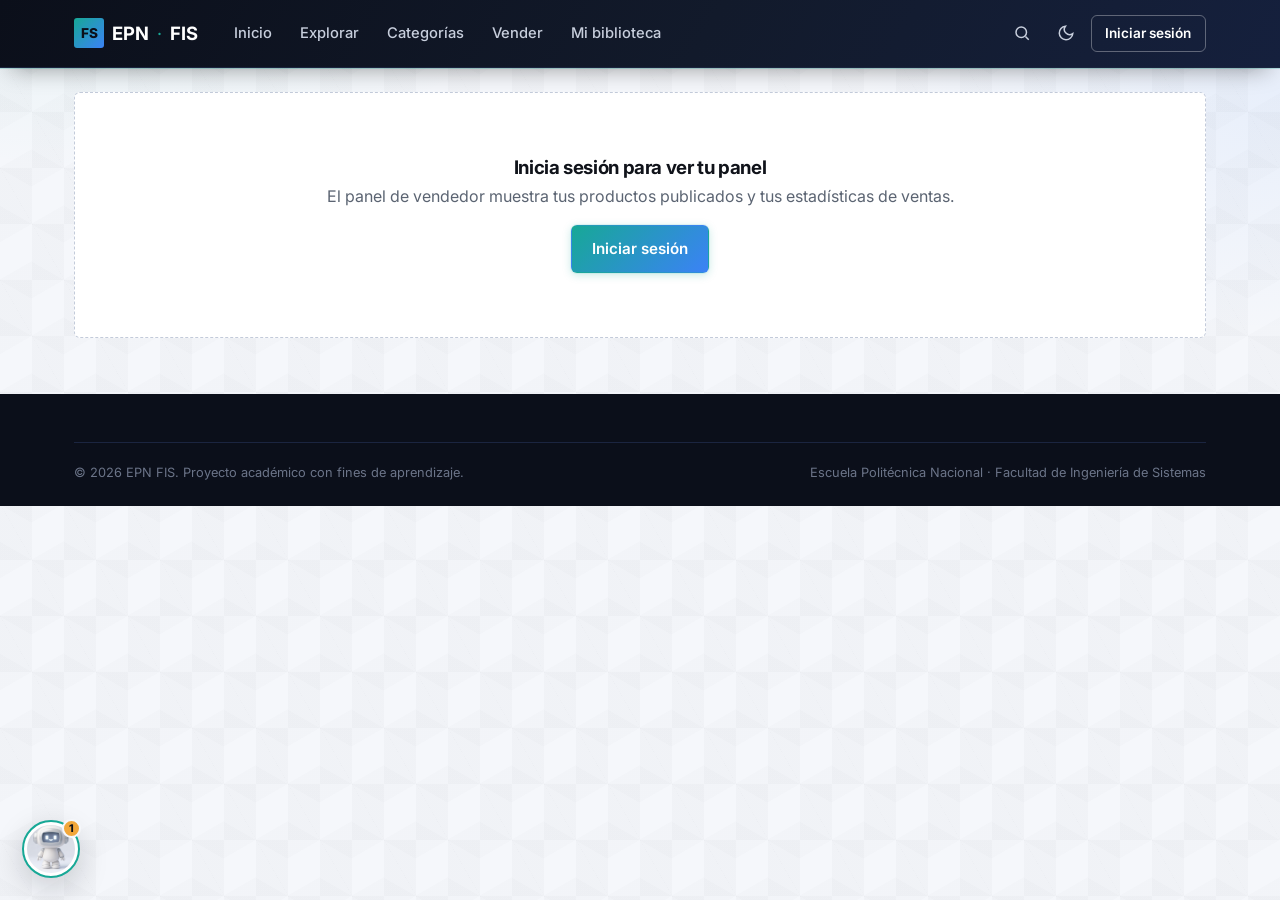
<file: dashboard.html>
<!DOCTYPE html>
<html lang="es">
<head>
<meta charset="UTF-8">
<meta name="viewport" content="width=device-width, initial-scale=1.0">
<meta name="description" content="Gestiona tus productos publicados y revisa tus estadísticas de ventas en el panel de vendedor de EPN FIS.">
<meta name="theme-color" content="#0B0F1A">
<meta property="og:type" content="website">
<meta property="og:site_name" content="EPN FIS">
<meta property="og:title" content="Panel de vendedor — EPN FIS">
<meta property="og:description" content="Gestiona tus productos publicados y revisa tus estadísticas de ventas en el panel de vendedor de EPN FIS.">
<meta property="og:image" content="assets/icons/og-image.png">
<meta property="og:locale" content="es_EC">
<meta name="twitter:card" content="summary_large_image">
<meta name="twitter:title" content="Panel de vendedor — EPN FIS">
<meta name="twitter:description" content="Gestiona tus productos publicados y revisa tus estadísticas de ventas en el panel de vendedor de EPN FIS.">
<meta name="twitter:image" content="assets/icons/og-image.png">
<link rel="icon" href="assets/icons/favicon.ico" sizes="any">
<link rel="icon" type="image/png" sizes="192x192" href="assets/icons/icon-192.png">
<link rel="apple-touch-icon" href="assets/icons/icon-180.png">
<link rel="manifest" href="manifest.json">
<title>Panel de vendedor — EPN FIS</title>
<link rel="preconnect" href="https://fonts.googleapis.com">
<link href="https://fonts.googleapis.com/css2?family=Inter:wght@400;500;600;700;800&family=JetBrains+Mono:wght@400;500;600;700&display=swap" rel="stylesheet">
<link rel="stylesheet" href="css/styles.css">
<script>(function(){try{if(localStorage.getItem("epnfis_theme")==="dark")document.documentElement.setAttribute("data-theme","dark");}catch(e){}})();</script>
</head>
<body>
<a class="skip-link" href="#main">Saltar al contenido principal</a>

<header class="site-header">
  <div class="header-inner">
    <a href="index.html" class="logo"><span class="logo-mark">FS</span>EPN<span class="logo-sep">·</span>FIS</a>
    <nav class="main-nav" aria-label="Navegación principal">
      <ul>
        <li><a href="index.html">Inicio</a></li>
        <li><a href="productos.html">Explorar</a></li>
        <li><a href="categorias.html">Categorías</a></li>
        <li><a href="vender.html">Vender</a></li>
        <li><a href="biblioteca.html">Mi biblioteca</a></li>
      </ul>
    </nav>
    <div class="header-actions" style="margin-left:auto;">
            <button class="icon-btn" type="button" data-open-search aria-label="Buscar (Ctrl+K)">
        <svg width="18" height="18" viewBox="0 0 24 24" fill="none" stroke="currentColor" stroke-width="2"><circle cx="11" cy="11" r="7"/><line x1="21" y1="21" x2="16.65" y2="16.65"/></svg>
      </button>
      <button class="icon-btn" type="button" data-theme-toggle aria-label="Cambiar tema">
        <svg class="icon-sun" width="18" height="18" viewBox="0 0 24 24" fill="none" stroke="currentColor" stroke-width="2"><circle cx="12" cy="12" r="4"/><path d="M12 2v2M12 20v2M4.93 4.93l1.41 1.41M17.66 17.66l1.41 1.41M2 12h2M20 12h2M4.93 19.07l1.41-1.41M17.66 6.34l1.41-1.41"/></svg>
        <svg class="icon-moon" width="18" height="18" viewBox="0 0 24 24" fill="none" stroke="currentColor" stroke-width="2"><path d="M21 12.79A9 9 0 1 1 11.21 3 7 7 0 0 0 21 12.79z"/></svg>
      </button>
      <span data-user-slot></span>
    </div>
    <button class="menu-toggle" aria-label="Abrir menú" type="button"><span></span><span></span><span></span></button>
  </div>
  <nav class="mobile-nav" aria-label="Navegación móvil">
    <a href="index.html">Inicio</a>
    <a href="productos.html">Explorar</a>
    <a href="categorias.html">Categorías</a>
    <a href="vender.html">Vender</a>
    <a href="biblioteca.html">Mi biblioteca</a>
  </nav>
</header>

<main class="container" style="padding-top:24px;padding-bottom:56px;" id="main">

  <div id="guardWrap" class="hidden">
    <div class="empty-state">
      <h3>Inicia sesión para ver tu panel</h3>
      <p>El panel de vendedor muestra tus productos publicados y tus estadísticas de ventas.</p>
      <a href="login.html" class="btn btn-primary">Iniciar sesión</a>
    </div>
  </div>

  <div id="dashWrap">
    <div class="page-head" style="padding:0 0 20px;display:flex;justify-content:space-between;align-items:flex-end;flex-wrap:wrap;gap:12px;">
      <div>
        <h1>Panel de vendedor</h1>
        <p>Gestiona tus proyectos y revisa cómo les está yendo.</p>
      </div>
      <a href="vender.html" class="btn btn-primary">Publicar nuevo proyecto</a>
    </div>

    <div class="dash-layout">
      <nav class="dash-side" aria-label="Secciones del panel">
        <a href="#" class="active" data-dash-tab="overview">Resumen</a>
        <a href="#" data-dash-tab="products">Mis productos</a>
      </nav>

      <div>
        <div class="dash-panel" id="panel-overview">
          <div class="stat-grid">
            <div class="stat-card"><span>Productos publicados</span><b id="statProducts">0</b></div>
            <div class="stat-card"><span>Ventas totales</span><b id="statSales">0</b></div>
            <div class="stat-card"><span>Ingresos estimados</span><b id="statRevenue">$0</b></div>
            <div class="stat-card"><span>Calificación promedio</span><b id="statRating">0.0</b></div>
          </div>

          <div style="background:#fff;border:1px solid var(--line);border-radius:var(--radius-m);padding:20px;">
            <h3 style="font-size:.95rem;margin-bottom:4px;">Ventas por producto</h3>
            <p style="font-size:.8rem;margin-bottom:8px;">Descargas simuladas acumuladas por proyecto.</p>
            <div class="bars-chart" id="barsChart"></div>
          </div>
        </div>

        <div class="dash-panel hidden" id="panel-products">
          <div style="overflow-x:auto;">
            <table class="data-table">
              <thead>
                <tr><th>Producto</th><th>Categoría</th><th>Precio</th><th>Ventas</th><th>Estado</th><th></th></tr>
              </thead>
              <tbody id="productsTableBody"></tbody>
            </table>
          </div>
        </div>
      </div>
    </div>
  </div>
</main>

<footer class="site-footer" style="margin-top:0;">
  <div class="container">
    <div class="footer-bottom">
      <span>© 2026 EPN FIS. Proyecto académico con fines de aprendizaje.</span>
      <span>Escuela Politécnica Nacional · Facultad de Ingeniería de Sistemas</span>
    </div>
  </div>
</footer>

<script src="js/main.js"></script>
<script src="js/productos.js"></script>
<script src="js/dashboard.js"></script>
<script src="js/asistente.js"></script>
<script src="js/buscador.js"></script>
</body>
</html>
</file>
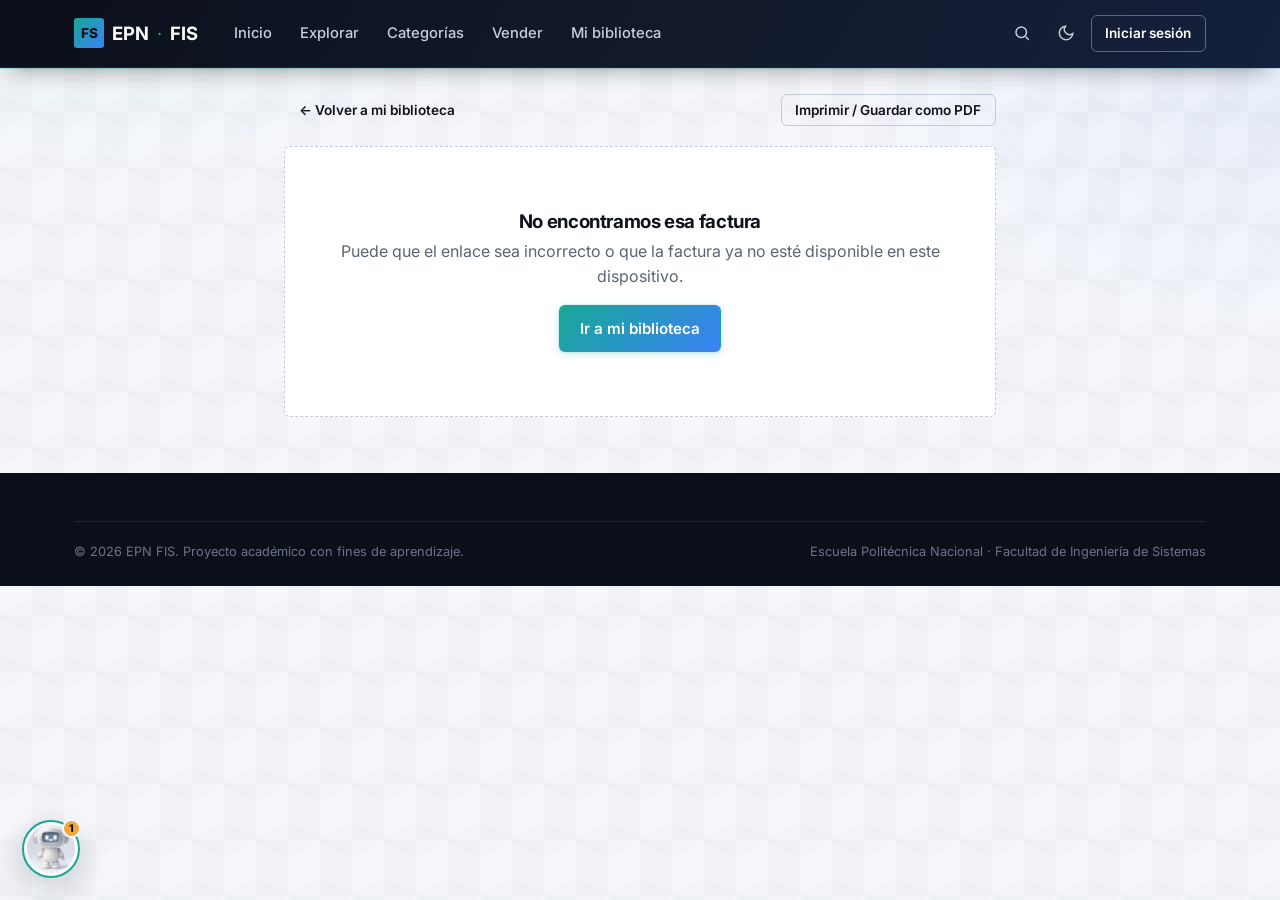
<file: factura.html>
<!DOCTYPE html>
<html lang="es">
<head>
<meta charset="UTF-8">
<meta name="viewport" content="width=device-width, initial-scale=1.0">
<meta name="description" content="Consulta el detalle de tu factura de compra en EPN FIS.">
<meta name="theme-color" content="#0B0F1A">
<meta property="og:type" content="website">
<meta property="og:site_name" content="EPN FIS">
<meta property="og:title" content="Factura — EPN FIS">
<meta property="og:description" content="Consulta el detalle de tu factura de compra en EPN FIS.">
<meta property="og:image" content="assets/icons/og-image.png">
<meta property="og:locale" content="es_EC">
<meta name="twitter:card" content="summary_large_image">
<meta name="twitter:title" content="Factura — EPN FIS">
<meta name="twitter:description" content="Consulta el detalle de tu factura de compra en EPN FIS.">
<meta name="twitter:image" content="assets/icons/og-image.png">
<link rel="icon" href="assets/icons/favicon.ico" sizes="any">
<link rel="icon" type="image/png" sizes="192x192" href="assets/icons/icon-192.png">
<link rel="apple-touch-icon" href="assets/icons/icon-180.png">
<link rel="manifest" href="manifest.json">
<title>Factura — EPN FIS</title>
<link rel="preconnect" href="https://fonts.googleapis.com">
<link href="https://fonts.googleapis.com/css2?family=Inter:wght@400;500;600;700;800&family=JetBrains+Mono:wght@400;500;600;700&display=swap" rel="stylesheet">
<link rel="stylesheet" href="css/styles.css">
<script>(function(){try{if(localStorage.getItem("epnfis_theme")==="dark")document.documentElement.setAttribute("data-theme","dark");}catch(e){}})();</script>
</head>
<body>
<a class="skip-link" href="#main">Saltar al contenido principal</a>

<header class="site-header no-print">
  <div class="header-inner">
    <a href="index.html" class="logo"><span class="logo-mark">FS</span>EPN<span class="logo-sep">·</span>FIS</a>
    <nav class="main-nav" aria-label="Navegación principal">
      <ul>
        <li><a href="index.html">Inicio</a></li>
        <li><a href="productos.html">Explorar</a></li>
        <li><a href="categorias.html">Categorías</a></li>
        <li><a href="vender.html">Vender</a></li>
        <li><a href="biblioteca.html">Mi biblioteca</a></li>
      </ul>
    </nav>
    <div class="header-actions" style="margin-left:auto;">
            <button class="icon-btn" type="button" data-open-search aria-label="Buscar (Ctrl+K)">
        <svg width="18" height="18" viewBox="0 0 24 24" fill="none" stroke="currentColor" stroke-width="2"><circle cx="11" cy="11" r="7"/><line x1="21" y1="21" x2="16.65" y2="16.65"/></svg>
      </button>
      <button class="icon-btn" type="button" data-theme-toggle aria-label="Cambiar tema">
        <svg class="icon-sun" width="18" height="18" viewBox="0 0 24 24" fill="none" stroke="currentColor" stroke-width="2"><circle cx="12" cy="12" r="4"/><path d="M12 2v2M12 20v2M4.93 4.93l1.41 1.41M17.66 17.66l1.41 1.41M2 12h2M20 12h2M4.93 19.07l1.41-1.41M17.66 6.34l1.41-1.41"/></svg>
        <svg class="icon-moon" width="18" height="18" viewBox="0 0 24 24" fill="none" stroke="currentColor" stroke-width="2"><path d="M21 12.79A9 9 0 1 1 11.21 3 7 7 0 0 0 21 12.79z"/></svg>
      </button>
      <span data-user-slot></span>
    </div>
    <button class="menu-toggle" aria-label="Abrir menú" type="button"><span></span><span></span><span></span></button>
  </div>
  <nav class="mobile-nav" aria-label="Navegación móvil">
    <a href="index.html">Inicio</a>
    <a href="productos.html">Explorar</a>
    <a href="categorias.html">Categorías</a>
    <a href="vender.html">Vender</a>
    <a href="biblioteca.html">Mi biblioteca</a>
  </nav>
</header>

<main class="container" style="padding-top:24px;padding-bottom:56px;max-width:760px;" id="main">

  <div class="no-print" style="display:flex;align-items:center;justify-content:space-between;flex-wrap:wrap;gap:12px;margin-bottom:18px;">
    <a href="biblioteca.html" class="btn btn-ghost btn-sm">← Volver a mi biblioteca</a>
    <div style="display:flex;gap:8px;">
      <button class="btn btn-outline btn-sm" id="printBtn" type="button">Imprimir / Guardar como PDF</button>
    </div>
  </div>

  <div id="invoiceWrap"></div>

</main>

<footer class="site-footer no-print" style="margin-top:0;">
  <div class="container">
    <div class="footer-bottom">
      <span>© 2026 EPN FIS. Proyecto académico con fines de aprendizaje.</span>
      <span>Escuela Politécnica Nacional · Facultad de Ingeniería de Sistemas</span>
    </div>
  </div>
</footer>

<script src="js/main.js"></script>
<script src="js/factura.js"></script>
<script src="js/asistente.js"></script>
<script src="js/buscador.js"></script>
</body>
</html>
</file>
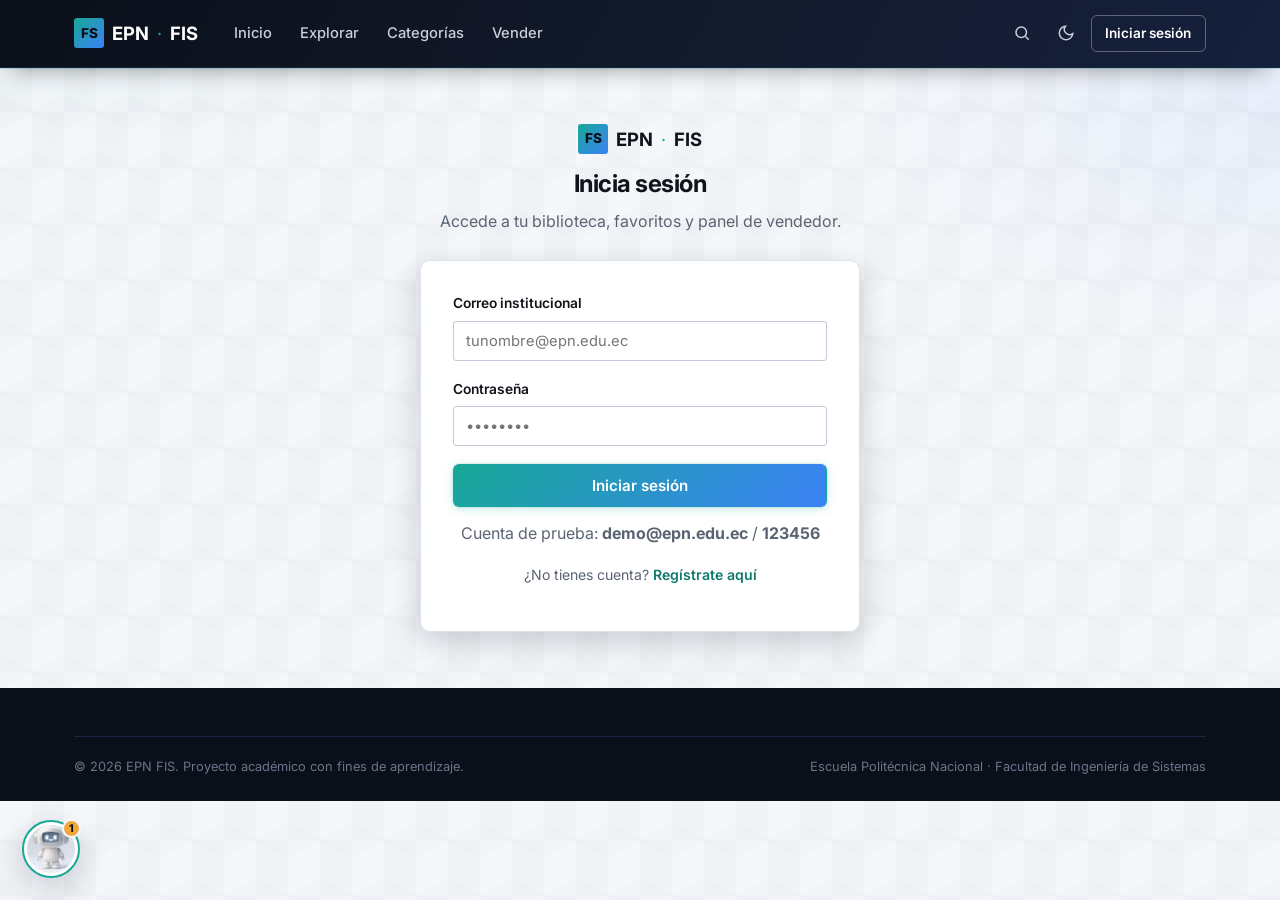
<file: login.html>
<!DOCTYPE html>
<html lang="es">
<head>
<meta charset="UTF-8">
<meta name="viewport" content="width=device-width, initial-scale=1.0">
<meta name="description" content="Inicia sesión en EPN FIS para acceder a tu biblioteca, favoritos y panel de vendedor.">
<meta name="theme-color" content="#0B0F1A">
<meta property="og:type" content="website">
<meta property="og:site_name" content="EPN FIS">
<meta property="og:title" content="Iniciar sesión — EPN FIS">
<meta property="og:description" content="Inicia sesión en EPN FIS para acceder a tu biblioteca, favoritos y panel de vendedor.">
<meta property="og:image" content="assets/icons/og-image.png">
<meta property="og:locale" content="es_EC">
<meta name="twitter:card" content="summary_large_image">
<meta name="twitter:title" content="Iniciar sesión — EPN FIS">
<meta name="twitter:description" content="Inicia sesión en EPN FIS para acceder a tu biblioteca, favoritos y panel de vendedor.">
<meta name="twitter:image" content="assets/icons/og-image.png">
<link rel="icon" href="assets/icons/favicon.ico" sizes="any">
<link rel="icon" type="image/png" sizes="192x192" href="assets/icons/icon-192.png">
<link rel="apple-touch-icon" href="assets/icons/icon-180.png">
<link rel="manifest" href="manifest.json">
<title>Iniciar sesión — EPN FIS</title>
<link rel="preconnect" href="https://fonts.googleapis.com">
<link href="https://fonts.googleapis.com/css2?family=Inter:wght@400;500;600;700;800&family=JetBrains+Mono:wght@400;500;600;700&display=swap" rel="stylesheet">
<link rel="stylesheet" href="css/styles.css">
<script>(function(){try{if(localStorage.getItem("epnfis_theme")==="dark")document.documentElement.setAttribute("data-theme","dark");}catch(e){}})();</script>
</head>
<body>
<a class="skip-link" href="#main">Saltar al contenido principal</a>

<header class="site-header">
  <div class="header-inner">
    <a href="index.html" class="logo"><span class="logo-mark">FS</span>EPN<span class="logo-sep">·</span>FIS</a>
    <nav class="main-nav" aria-label="Navegación principal">
      <ul>
        <li><a href="index.html">Inicio</a></li>
        <li><a href="productos.html">Explorar</a></li>
        <li><a href="categorias.html">Categorías</a></li>
        <li><a href="vender.html">Vender</a></li>
      </ul>
    </nav>
    <div class="header-actions" style="margin-left:auto;">
            <button class="icon-btn" type="button" data-open-search aria-label="Buscar (Ctrl+K)">
        <svg width="18" height="18" viewBox="0 0 24 24" fill="none" stroke="currentColor" stroke-width="2"><circle cx="11" cy="11" r="7"/><line x1="21" y1="21" x2="16.65" y2="16.65"/></svg>
      </button>
      <button class="icon-btn" type="button" data-theme-toggle aria-label="Cambiar tema">
        <svg class="icon-sun" width="18" height="18" viewBox="0 0 24 24" fill="none" stroke="currentColor" stroke-width="2"><circle cx="12" cy="12" r="4"/><path d="M12 2v2M12 20v2M4.93 4.93l1.41 1.41M17.66 17.66l1.41 1.41M2 12h2M20 12h2M4.93 19.07l1.41-1.41M17.66 6.34l1.41-1.41"/></svg>
        <svg class="icon-moon" width="18" height="18" viewBox="0 0 24 24" fill="none" stroke="currentColor" stroke-width="2"><path d="M21 12.79A9 9 0 1 1 11.21 3 7 7 0 0 0 21 12.79z"/></svg>
      </button>
      <span data-user-slot></span>
    </div>
    <button class="menu-toggle" aria-label="Abrir menú" type="button"><span></span><span></span><span></span></button>
  </div>
  <nav class="mobile-nav" aria-label="Navegación móvil">
    <a href="index.html">Inicio</a>
    <a href="productos.html">Explorar</a>
    <a href="categorias.html">Categorías</a>
    <a href="vender.html">Vender</a>
  </nav>
</header>

<main id="main">
  <div class="auth-wrap">
    <div class="auth-head">
      <a href="index.html" class="logo"><span class="logo-mark">FS</span>EPN<span class="logo-sep">·</span>FIS</a>
      <h1>Inicia sesión</h1>
      <p>Accede a tu biblioteca, favoritos y panel de vendedor.</p>
    </div>

    <div class="form-card">
      <form id="loginForm" novalidate>
        <div class="field" id="fieldEmail">
          <label for="email">Correo institucional</label>
          <input type="email" id="email" placeholder="tunombre@epn.edu.ec" autocomplete="email">
          <div class="field-error">⚠ Ingresa un correo válido.</div>
        </div>
        <div class="field" id="fieldPassword">
          <label for="password">Contraseña</label>
          <input type="password" id="password" placeholder="••••••••" autocomplete="current-password">
          <div class="field-error">⚠ La contraseña debe tener al menos 6 caracteres.</div>
        </div>
        <button class="btn btn-primary btn-block" type="submit">
          <span class="btn-label">Iniciar sesión</span>
        </button>
        <p class="hint" style="text-align:center;margin-top:14px;">Cuenta de prueba: <b>demo@epn.edu.ec</b> / <b>123456</b></p>
      </form>
      <p class="form-foot">¿No tienes cuenta? <a href="registro.html">Regístrate aquí</a></p>
    </div>
  </div>
</main>

<footer class="site-footer" style="margin-top:0;">
  <div class="container">
    <div class="footer-bottom">
      <span>© 2026 EPN FIS. Proyecto académico con fines de aprendizaje.</span>
      <span>Escuela Politécnica Nacional · Facultad de Ingeniería de Sistemas</span>
    </div>
  </div>
</footer>

<script src="js/main.js"></script>
<script src="js/usuario.js"></script>
<script src="js/asistente.js"></script>
<script src="js/buscador.js"></script>
</body>
</html>
</file>
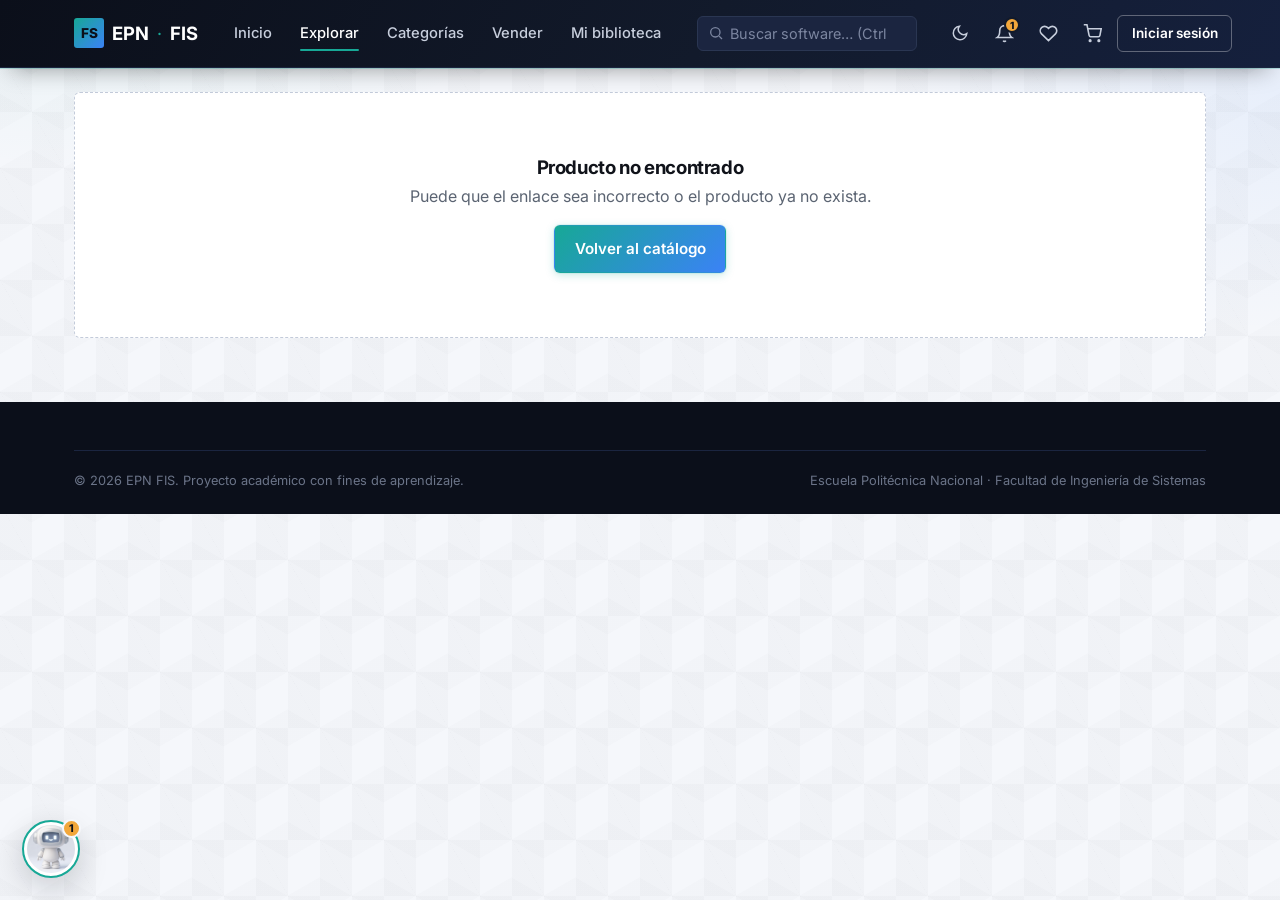
<file: producto.html>
<!DOCTYPE html>
<html lang="es">
<head>
<meta charset="UTF-8">
<meta name="viewport" content="width=device-width, initial-scale=1.0">
<meta name="description" content="Revisa el detalle, las licencias disponibles, reseñas y preguntas de este proyecto de software publicado en EPN FIS.">
<meta name="theme-color" content="#0B0F1A">
<meta property="og:type" content="website">
<meta property="og:site_name" content="EPN FIS">
<meta property="og:title" content="Producto — EPN FIS">
<meta property="og:description" content="Revisa el detalle, las licencias disponibles, reseñas y preguntas de este proyecto de software publicado en EPN FIS.">
<meta property="og:image" content="assets/icons/og-image.png">
<meta property="og:locale" content="es_EC">
<meta name="twitter:card" content="summary_large_image">
<meta name="twitter:title" content="Producto — EPN FIS">
<meta name="twitter:description" content="Revisa el detalle, las licencias disponibles, reseñas y preguntas de este proyecto de software publicado en EPN FIS.">
<meta name="twitter:image" content="assets/icons/og-image.png">
<link rel="icon" href="assets/icons/favicon.ico" sizes="any">
<link rel="icon" type="image/png" sizes="192x192" href="assets/icons/icon-192.png">
<link rel="apple-touch-icon" href="assets/icons/icon-180.png">
<link rel="manifest" href="manifest.json">
<title>Producto — EPN FIS</title>
<link rel="preconnect" href="https://fonts.googleapis.com">
<link href="https://fonts.googleapis.com/css2?family=Inter:wght@400;500;600;700;800&family=JetBrains+Mono:wght@400;500;600;700&display=swap" rel="stylesheet">
<link rel="stylesheet" href="css/styles.css">
<script>(function(){try{if(localStorage.getItem("epnfis_theme")==="dark")document.documentElement.setAttribute("data-theme","dark");}catch(e){}})();</script>
</head>
<body>
<a class="skip-link" href="#productDetail">Saltar al contenido principal</a>

<header class="site-header">
  <div class="header-inner">
    <a href="index.html" class="logo"><span class="logo-mark">FS</span>EPN<span class="logo-sep">·</span>FIS</a>
    <nav class="main-nav" aria-label="Navegación principal">
      <ul>
        <li><a href="index.html">Inicio</a></li>
        <li><a href="productos.html" class="active">Explorar</a></li>
        <li><a href="categorias.html">Categorías</a></li>
        <li><a href="vender.html">Vender</a></li>
        <li><a href="biblioteca.html">Mi biblioteca</a></li>
      </ul>
    </nav>
    <form class="header-search" data-header-search>
      <svg width="16" height="16" viewBox="0 0 24 24" fill="none" stroke="currentColor" stroke-width="2"><circle cx="11" cy="11" r="7"/><line x1="21" y1="21" x2="16.65" y2="16.65"/></svg>
      <input type="search" placeholder="Buscar software… (Ctrl+K)" aria-label="Buscar productos">
    </form>
    <div class="header-actions">
      <button class="icon-btn" type="button" data-theme-toggle aria-label="Cambiar tema">
        <svg class="icon-sun" width="18" height="18" viewBox="0 0 24 24" fill="none" stroke="currentColor" stroke-width="2"><circle cx="12" cy="12" r="4"/><path d="M12 2v2M12 20v2M4.93 4.93l1.41 1.41M17.66 17.66l1.41 1.41M2 12h2M20 12h2M4.93 19.07l1.41-1.41M17.66 6.34l1.41-1.41"/></svg>
        <svg class="icon-moon" width="18" height="18" viewBox="0 0 24 24" fill="none" stroke="currentColor" stroke-width="2"><path d="M21 12.79A9 9 0 1 1 11.21 3 7 7 0 0 0 21 12.79z"/></svg>
      </button>
      <div class="icon-wrap">
        <button class="icon-btn" type="button" data-notif-btn aria-label="Notificaciones">
          <svg width="19" height="19" viewBox="0 0 24 24" fill="none" stroke="currentColor" stroke-width="2"><path d="M18 8a6 6 0 0 0-12 0c0 7-3 9-3 9h18s-3-2-3-9"/><path d="M13.73 21a2 2 0 0 1-3.46 0"/></svg>
          <span class="icon-badge hidden" data-notif-count>0</span>
        </button>
        <div class="notif-panel" data-notif-panel>
          <div class="notif-head">Notificaciones</div>
          <div class="notif-body"></div>
        </div>
      </div>
      <a href="biblioteca.html" class="icon-btn" aria-label="Favoritos">
        <svg width="19" height="19" viewBox="0 0 24 24" fill="none" stroke="currentColor" stroke-width="2"><path d="M20.8 4.6a5.5 5.5 0 0 0-7.8 0L12 5.6l-1-1a5.5 5.5 0 0 0-7.8 7.8l1 1L12 21l7.8-7.6 1-1a5.5 5.5 0 0 0 0-7.8z"/></svg>
        <span class="icon-badge hidden" data-fav-count>0</span>
      </a>
      <a href="carrito.html" class="icon-btn" aria-label="Carrito">
        <svg width="19" height="19" viewBox="0 0 24 24" fill="none" stroke="currentColor" stroke-width="2"><circle cx="9" cy="21" r="1"/><circle cx="20" cy="21" r="1"/><path d="M1 1h4l2.7 13.4a2 2 0 0 0 2 1.6h9.7a2 2 0 0 0 2-1.6L23 6H6"/></svg>
        <span class="icon-badge hidden" data-cart-count>0</span>
      </a>
      <span data-user-slot></span>
    </div>
    <button class="menu-toggle" aria-label="Abrir menú" type="button"><span></span><span></span><span></span></button>
  </div>
  <nav class="mobile-nav" aria-label="Navegación móvil">
    <a href="index.html">Inicio</a>
    <a href="productos.html" class="active">Explorar</a>
    <a href="categorias.html">Categorías</a>
    <a href="vender.html">Vender</a>
    <a href="biblioteca.html">Mi biblioteca</a>
    <a href="carrito.html">Carrito</a>
  </nav>
</header>

<main class="container" style="padding-top:24px;" id="productDetail">
  <div class="breadcrumbs">
    <a href="productos.html">Explorar</a> / <a href="productos.html" id="crumbCat">Categoría</a> / <span id="crumbTitle">Producto</span>
  </div>

  <div class="product-detail">
    <div>
      <div class="product-gallery" id="galleryWrap">
        <span id="galleryIcon"></span>
      </div>

      <div class="product-tabs">
        <button class="tab-btn active" data-tab="descPanelWrap" type="button">Descripción</button>
        <button class="tab-btn" data-tab="reviewsPanelWrap" type="button">Reseñas</button>
        <button class="tab-btn" data-tab="qaPanelWrap" type="button">Preguntas y respuestas</button>
      </div>

      <div class="tab-panel active" id="descPanelWrap">
        <p id="descPanel"></p>
        <div class="tag-list" id="tagList"></div>
      </div>

      <div class="tab-panel" id="qaPanelWrap">
        <h3 style="font-size:1.05rem;">Preguntas y respuestas (<span id="qaCount">0</span>)</h3>

        <form class="review-form" id="questionForm">
          <div class="field">
            <label>¿Tienes una duda sobre este producto?</label>
            <textarea placeholder="Por ejemplo: ¿Funciona en macOS?" rows="2"></textarea>
            <div class="field-error">⚠ Escribe una pregunta de al menos 5 caracteres.</div>
          </div>
          <button class="btn btn-primary btn-sm" type="submit">Enviar pregunta</button>
        </form>

        <div id="qaList"></div>
      </div>

      <div class="tab-panel" id="reviewsPanelWrap">
        <h3 style="font-size:1.05rem;">Reseñas (<span id="reviewCount">0</span>)</h3>

        <form class="review-form" id="reviewForm">
          <div class="field">
            <label>Tu calificación</label>
            <div class="rating-input">
              <button type="button" data-value="1">★</button>
              <button type="button" data-value="2">★</button>
              <button type="button" data-value="3">★</button>
              <button type="button" data-value="4">★</button>
              <button type="button" data-value="5">★</button>
            </div>
            <textarea placeholder="Cuéntale a la comunidad qué te pareció este producto…" rows="3"></textarea>
            <div class="field-error">⚠ Agrega una calificación y un comentario de al menos 5 caracteres.</div>
          </div>
          <button class="btn btn-primary btn-sm" type="submit">Publicar reseña</button>
        </form>

        <div id="reviewList"></div>
      </div>
    </div>

    <aside class="buy-box">
      <span class="product-cat" id="detailCatLabel"></span>
      <h1 id="detailTitle" style="font-size:1.5rem;margin:4px 0 8px;"></h1>
      <div class="product-sub" id="detailSub" style="flex-direction:column;align-items:flex-start;gap:4px;margin-bottom:14px;"></div>

      <div class="price-big" id="priceBig"></div>

      <div class="license-options" id="licenseOptions"></div>

      <button class="btn btn-primary btn-block" id="addCartBtn" type="button">Agregar al carrito</button>
      <button class="btn btn-amber btn-block" id="buyNowBtn" type="button" style="margin-top:8px;">Comprar ahora</button>
      <button class="btn btn-outline btn-block" id="detailFav" type="button" style="margin-top:8px;">♡ Agregar a favoritos</button>

      <div class="meta-line"><span>Entrega</span><span>Descarga inmediata</span></div>
      <div class="meta-line"><span>Soporte</span><span>Incluido por el autor</span></div>
      <div class="meta-line"><span>Actualizaciones</span><span>Gratuitas</span></div>

      <div class="buy-help">
        <img src="assets/images/robot-asistente.png" alt="" class="buy-help-icon">
        <span>¿Dudas sobre la licencia o el pago? <button type="button" data-open-assistant>Pregúntale al asistente</button></span>
      </div>
    </aside>
  </div>

  <section class="section-tight">
    <div class="section-head"><h2>Productos relacionados</h2></div>
    <div class="product-grid" id="relatedGrid"></div>
  </section>
</main>

<footer class="site-footer">
  <div class="container">
    <div class="footer-bottom">
      <span>© 2026 EPN FIS. Proyecto académico con fines de aprendizaje.</span>
      <span>Escuela Politécnica Nacional · Facultad de Ingeniería de Sistemas</span>
    </div>
  </div>
</footer>

<script src="js/main.js"></script>
<script src="js/productos.js"></script>
<script src="js/asistente.js"></script>
<script src="js/buscador.js"></script>
</body>
</html>
</file>
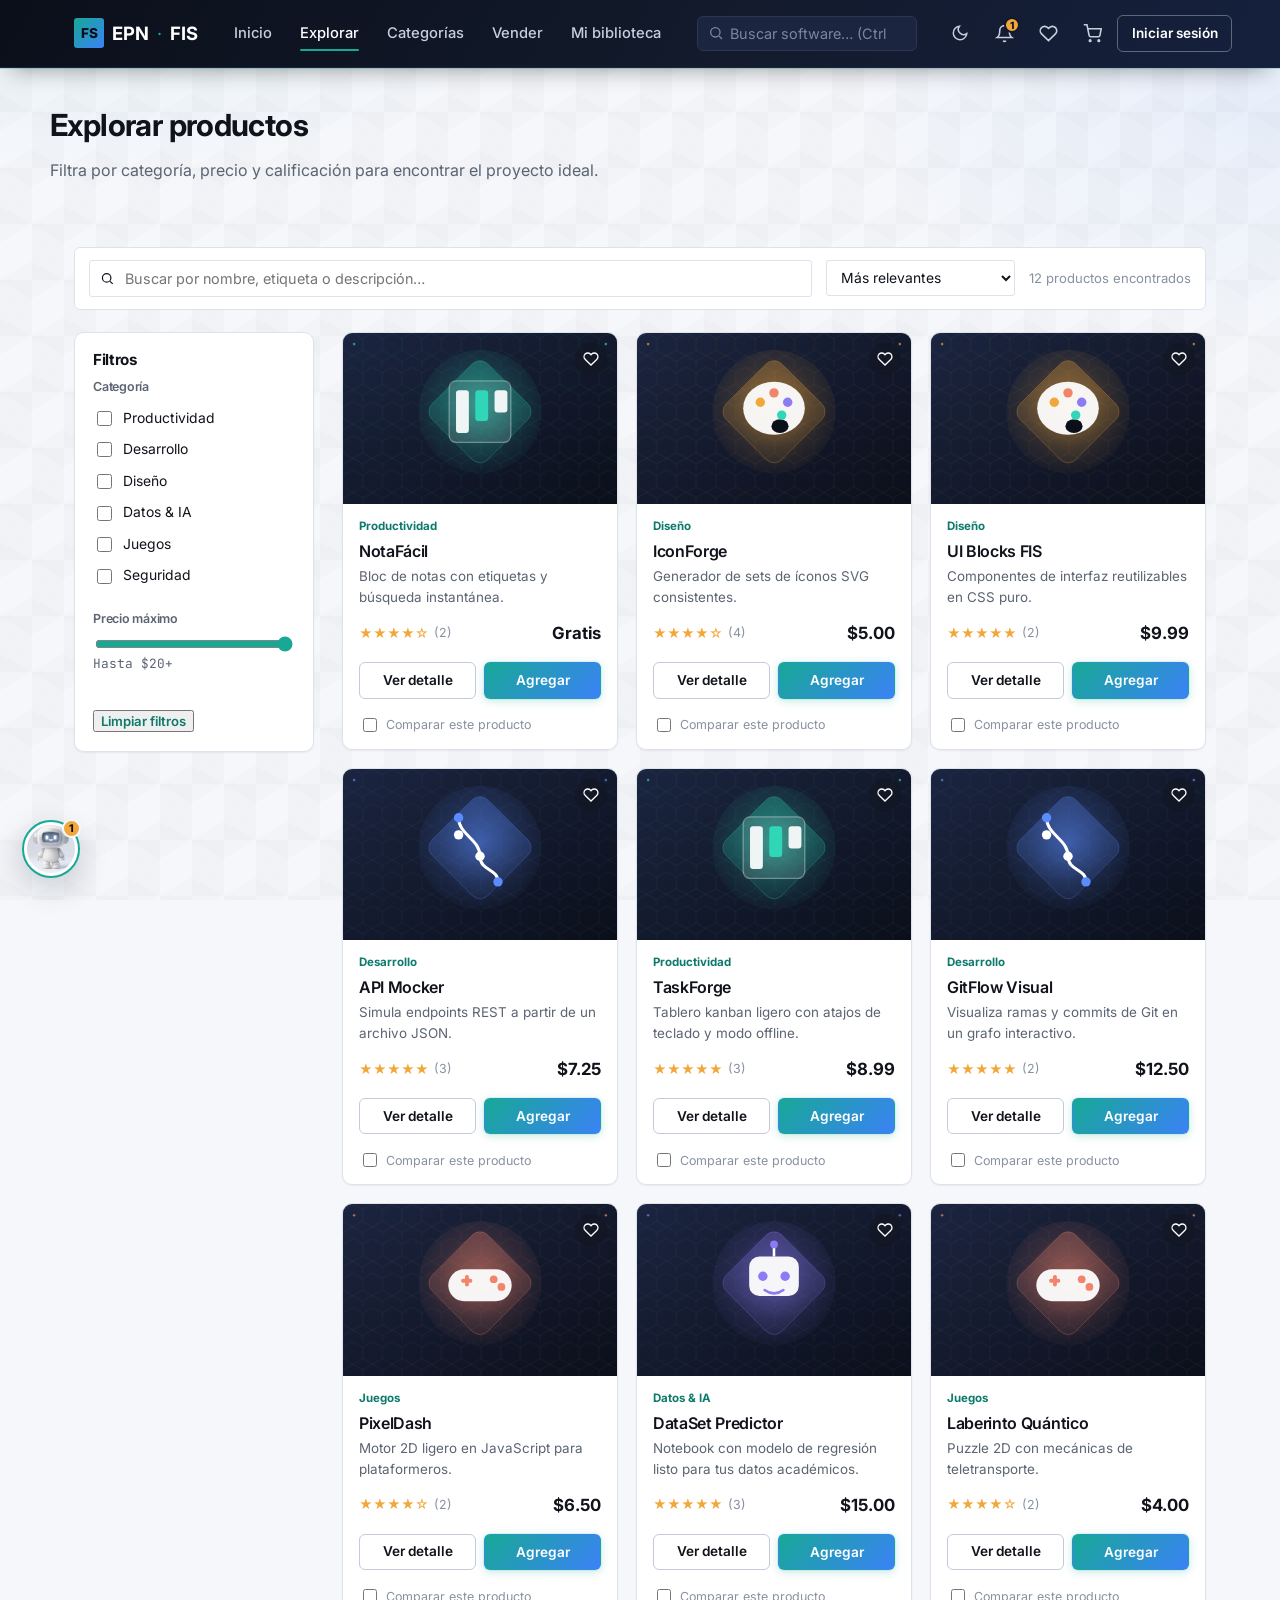
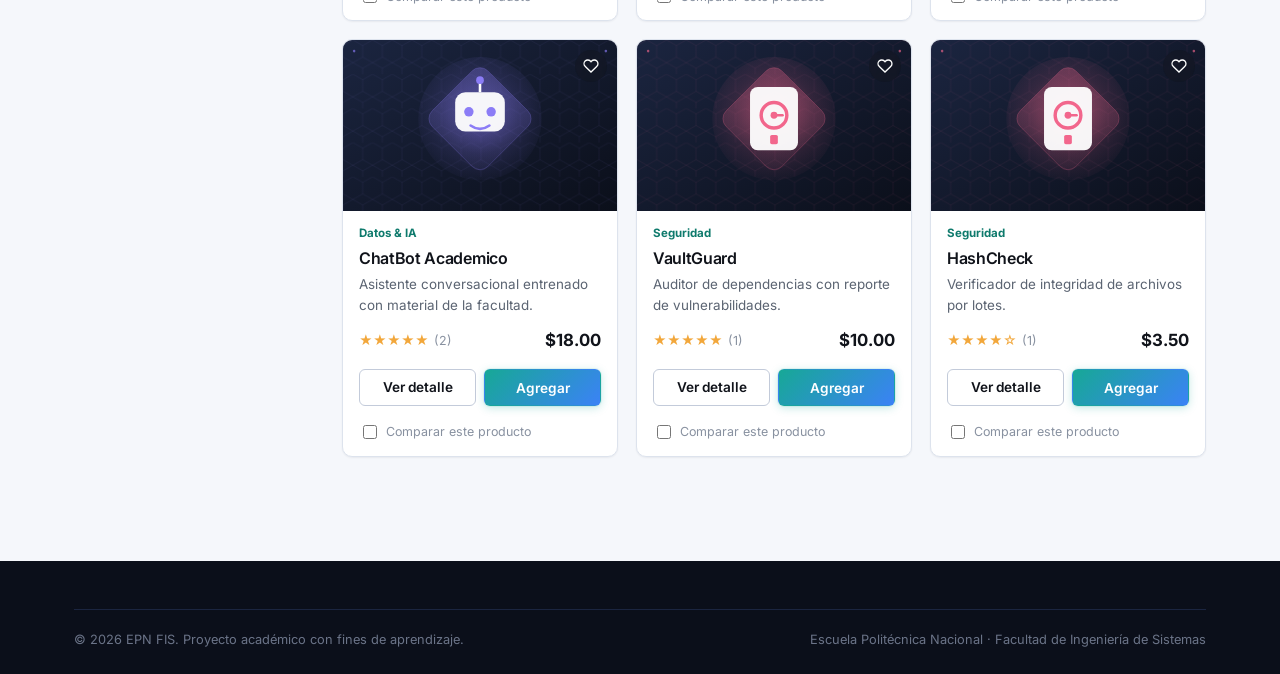
<file: productos.html>
<!DOCTYPE html>
<html lang="es">
<head>
<meta charset="UTF-8">
<meta name="viewport" content="width=device-width, initial-scale=1.0">
<meta name="description" content="Explora el catálogo completo de software estudiantil de EPN FIS: filtra por categoría, precio y calificación.">
<meta name="theme-color" content="#0B0F1A">
<meta property="og:type" content="website">
<meta property="og:site_name" content="EPN FIS">
<meta property="og:title" content="Explorar productos — EPN FIS">
<meta property="og:description" content="Explora el catálogo completo de software estudiantil de EPN FIS: filtra por categoría, precio y calificación.">
<meta property="og:image" content="assets/icons/og-image.png">
<meta property="og:locale" content="es_EC">
<meta name="twitter:card" content="summary_large_image">
<meta name="twitter:title" content="Explorar productos — EPN FIS">
<meta name="twitter:description" content="Explora el catálogo completo de software estudiantil de EPN FIS: filtra por categoría, precio y calificación.">
<meta name="twitter:image" content="assets/icons/og-image.png">
<link rel="icon" href="assets/icons/favicon.ico" sizes="any">
<link rel="icon" type="image/png" sizes="192x192" href="assets/icons/icon-192.png">
<link rel="apple-touch-icon" href="assets/icons/icon-180.png">
<link rel="manifest" href="manifest.json">
<title>Explorar productos — EPN FIS</title>
<link rel="preconnect" href="https://fonts.googleapis.com">
<link href="https://fonts.googleapis.com/css2?family=Inter:wght@400;500;600;700;800&family=JetBrains+Mono:wght@400;500;600;700&display=swap" rel="stylesheet">
<link rel="stylesheet" href="css/styles.css">
<script>(function(){try{if(localStorage.getItem("epnfis_theme")==="dark")document.documentElement.setAttribute("data-theme","dark");}catch(e){}})();</script>
</head>
<body>
<a class="skip-link" href="#main">Saltar al contenido principal</a>

<header class="site-header">
  <div class="header-inner">
    <a href="index.html" class="logo"><span class="logo-mark">FS</span>EPN<span class="logo-sep">·</span>FIS</a>
    <nav class="main-nav" aria-label="Navegación principal">
      <ul>
        <li><a href="index.html">Inicio</a></li>
        <li><a href="productos.html" class="active">Explorar</a></li>
        <li><a href="categorias.html">Categorías</a></li>
        <li><a href="vender.html">Vender</a></li>
        <li><a href="biblioteca.html">Mi biblioteca</a></li>
      </ul>
    </nav>
    <form class="header-search" data-header-search>
      <svg width="16" height="16" viewBox="0 0 24 24" fill="none" stroke="currentColor" stroke-width="2"><circle cx="11" cy="11" r="7"/><line x1="21" y1="21" x2="16.65" y2="16.65"/></svg>
      <input type="search" placeholder="Buscar software… (Ctrl+K)" aria-label="Buscar productos">
    </form>
    <div class="header-actions">
      <button class="icon-btn" type="button" data-theme-toggle aria-label="Cambiar tema">
        <svg class="icon-sun" width="18" height="18" viewBox="0 0 24 24" fill="none" stroke="currentColor" stroke-width="2"><circle cx="12" cy="12" r="4"/><path d="M12 2v2M12 20v2M4.93 4.93l1.41 1.41M17.66 17.66l1.41 1.41M2 12h2M20 12h2M4.93 19.07l1.41-1.41M17.66 6.34l1.41-1.41"/></svg>
        <svg class="icon-moon" width="18" height="18" viewBox="0 0 24 24" fill="none" stroke="currentColor" stroke-width="2"><path d="M21 12.79A9 9 0 1 1 11.21 3 7 7 0 0 0 21 12.79z"/></svg>
      </button>
      <div class="icon-wrap">
        <button class="icon-btn" type="button" data-notif-btn aria-label="Notificaciones">
          <svg width="19" height="19" viewBox="0 0 24 24" fill="none" stroke="currentColor" stroke-width="2"><path d="M18 8a6 6 0 0 0-12 0c0 7-3 9-3 9h18s-3-2-3-9"/><path d="M13.73 21a2 2 0 0 1-3.46 0"/></svg>
          <span class="icon-badge hidden" data-notif-count>0</span>
        </button>
        <div class="notif-panel" data-notif-panel>
          <div class="notif-head">Notificaciones</div>
          <div class="notif-body"></div>
        </div>
      </div>
      <a href="biblioteca.html" class="icon-btn" aria-label="Favoritos">
        <svg width="19" height="19" viewBox="0 0 24 24" fill="none" stroke="currentColor" stroke-width="2"><path d="M20.8 4.6a5.5 5.5 0 0 0-7.8 0L12 5.6l-1-1a5.5 5.5 0 0 0-7.8 7.8l1 1L12 21l7.8-7.6 1-1a5.5 5.5 0 0 0 0-7.8z"/></svg>
        <span class="icon-badge hidden" data-fav-count>0</span>
      </a>
      <a href="carrito.html" class="icon-btn" aria-label="Carrito">
        <svg width="19" height="19" viewBox="0 0 24 24" fill="none" stroke="currentColor" stroke-width="2"><circle cx="9" cy="21" r="1"/><circle cx="20" cy="21" r="1"/><path d="M1 1h4l2.7 13.4a2 2 0 0 0 2 1.6h9.7a2 2 0 0 0 2-1.6L23 6H6"/></svg>
        <span class="icon-badge hidden" data-cart-count>0</span>
      </a>
      <span data-user-slot></span>
    </div>
    <button class="menu-toggle" aria-label="Abrir menú" type="button"><span></span><span></span><span></span></button>
  </div>
  <nav class="mobile-nav" aria-label="Navegación móvil">
    <a href="index.html">Inicio</a>
    <a href="productos.html" class="active">Explorar</a>
    <a href="categorias.html">Categorías</a>
    <a href="vender.html">Vender</a>
    <a href="biblioteca.html">Mi biblioteca</a>
    <a href="carrito.html">Carrito</a>
  </nav>
</header>

<main id="main">
  <div class="page-head container">
    <h1>Explorar productos</h1>
    <p>Filtra por categoría, precio y calificación para encontrar el proyecto ideal.</p>
  </div>

  <section class="section-tight">
    <div class="container">
      <div class="toolbar">
        <div class="field-search">
          <svg width="15" height="15" viewBox="0 0 24 24" fill="none" stroke="currentColor" stroke-width="2"><circle cx="11" cy="11" r="7"/><line x1="21" y1="21" x2="16.65" y2="16.65"/></svg>
          <input type="search" id="toolbarSearch" placeholder="Buscar por nombre, etiqueta o descripción…" aria-label="Buscar por nombre, etiqueta o descripción">
        </div>
        <select id="sortSelect" aria-label="Ordenar por">
          <option value="relevancia">Más relevantes</option>
          <option value="nuevos">Más recientes</option>
          <option value="rating">Mejor calificados</option>
          <option value="precio-asc">Precio: menor a mayor</option>
          <option value="precio-desc">Precio: mayor a menor</option>
        </select>
        <button class="btn btn-outline btn-sm filter-toggle" id="filterToggle" type="button">Filtros</button>
        <span class="results-count" id="resultsCount"></span>
      </div>

      <div class="products-layout">
        <aside class="filters-panel" id="filtersPanel">
          <h3>Filtros</h3>
          <div class="filter-group">
            <h4>Categoría</h4>
            <div id="catFilters"></div>
          </div>
          <div class="filter-group">
            <h4>Precio máximo</h4>
            <div class="price-range">
              <input type="range" id="priceRange" min="0" max="20" step="1" value="20">
            </div>
            <div class="price-range-value" id="priceValue">Hasta $20+</div>
          </div>
          <button class="clear-filters" id="clearFilters" type="button">Limpiar filtros</button>
        </aside>

        <div class="product-grid" id="productGrid"></div>
      </div>
    </div>
  </section>
</main>

<footer class="site-footer">
  <div class="container">
    <div class="footer-bottom">
      <span>© 2026 EPN FIS. Proyecto académico con fines de aprendizaje.</span>
      <span>Escuela Politécnica Nacional · Facultad de Ingeniería de Sistemas</span>
    </div>
  </div>
</footer>

<script src="js/main.js"></script>
<script src="js/productos.js"></script>
<script src="js/asistente.js"></script>
<script src="js/buscador.js"></script>
</body>
</html>
</file>
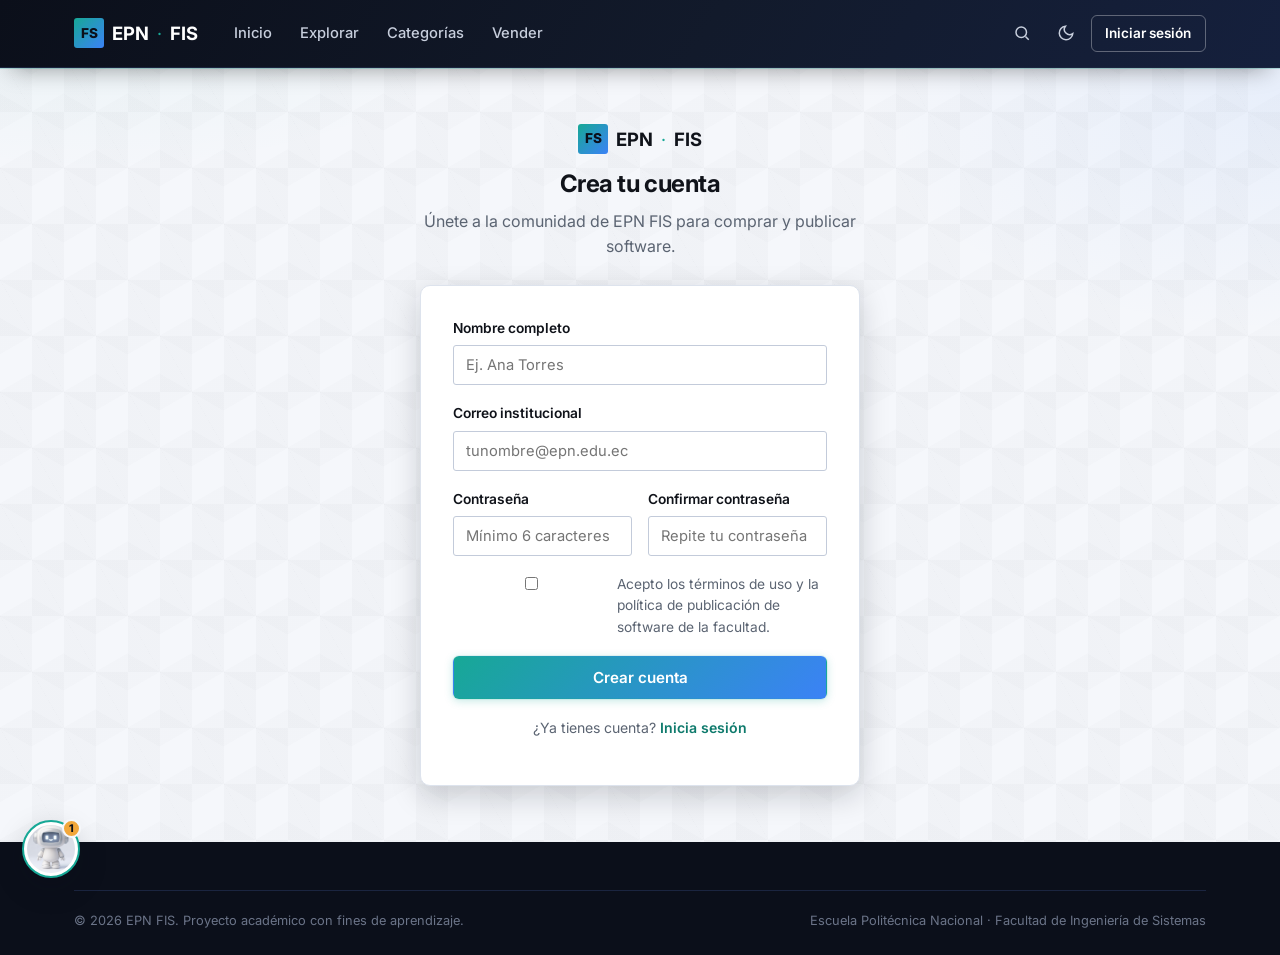
<file: registro.html>
<!DOCTYPE html>
<html lang="es">
<head>
<meta charset="UTF-8">
<meta name="viewport" content="width=device-width, initial-scale=1.0">
<meta name="description" content="Crea tu cuenta en EPN FIS y empieza a comprar o publicar software estudiantil.">
<meta name="theme-color" content="#0B0F1A">
<meta property="og:type" content="website">
<meta property="og:site_name" content="EPN FIS">
<meta property="og:title" content="Crear cuenta — EPN FIS">
<meta property="og:description" content="Crea tu cuenta en EPN FIS y empieza a comprar o publicar software estudiantil.">
<meta property="og:image" content="assets/icons/og-image.png">
<meta property="og:locale" content="es_EC">
<meta name="twitter:card" content="summary_large_image">
<meta name="twitter:title" content="Crear cuenta — EPN FIS">
<meta name="twitter:description" content="Crea tu cuenta en EPN FIS y empieza a comprar o publicar software estudiantil.">
<meta name="twitter:image" content="assets/icons/og-image.png">
<link rel="icon" href="assets/icons/favicon.ico" sizes="any">
<link rel="icon" type="image/png" sizes="192x192" href="assets/icons/icon-192.png">
<link rel="apple-touch-icon" href="assets/icons/icon-180.png">
<link rel="manifest" href="manifest.json">
<title>Crear cuenta — EPN FIS</title>
<link rel="preconnect" href="https://fonts.googleapis.com">
<link href="https://fonts.googleapis.com/css2?family=Inter:wght@400;500;600;700;800&family=JetBrains+Mono:wght@400;500;600;700&display=swap" rel="stylesheet">
<link rel="stylesheet" href="css/styles.css">
<script>(function(){try{if(localStorage.getItem("epnfis_theme")==="dark")document.documentElement.setAttribute("data-theme","dark");}catch(e){}})();</script>
</head>
<body>
<a class="skip-link" href="#main">Saltar al contenido principal</a>

<header class="site-header">
  <div class="header-inner">
    <a href="index.html" class="logo"><span class="logo-mark">FS</span>EPN<span class="logo-sep">·</span>FIS</a>
    <nav class="main-nav" aria-label="Navegación principal">
      <ul>
        <li><a href="index.html">Inicio</a></li>
        <li><a href="productos.html">Explorar</a></li>
        <li><a href="categorias.html">Categorías</a></li>
        <li><a href="vender.html">Vender</a></li>
      </ul>
    </nav>
    <div class="header-actions" style="margin-left:auto;">
            <button class="icon-btn" type="button" data-open-search aria-label="Buscar (Ctrl+K)">
        <svg width="18" height="18" viewBox="0 0 24 24" fill="none" stroke="currentColor" stroke-width="2"><circle cx="11" cy="11" r="7"/><line x1="21" y1="21" x2="16.65" y2="16.65"/></svg>
      </button>
      <button class="icon-btn" type="button" data-theme-toggle aria-label="Cambiar tema">
        <svg class="icon-sun" width="18" height="18" viewBox="0 0 24 24" fill="none" stroke="currentColor" stroke-width="2"><circle cx="12" cy="12" r="4"/><path d="M12 2v2M12 20v2M4.93 4.93l1.41 1.41M17.66 17.66l1.41 1.41M2 12h2M20 12h2M4.93 19.07l1.41-1.41M17.66 6.34l1.41-1.41"/></svg>
        <svg class="icon-moon" width="18" height="18" viewBox="0 0 24 24" fill="none" stroke="currentColor" stroke-width="2"><path d="M21 12.79A9 9 0 1 1 11.21 3 7 7 0 0 0 21 12.79z"/></svg>
      </button>
      <span data-user-slot></span>
    </div>
    <button class="menu-toggle" aria-label="Abrir menú" type="button"><span></span><span></span><span></span></button>
  </div>
  <nav class="mobile-nav" aria-label="Navegación móvil">
    <a href="index.html">Inicio</a>
    <a href="productos.html">Explorar</a>
    <a href="categorias.html">Categorías</a>
    <a href="vender.html">Vender</a>
  </nav>
</header>

<main id="main">
  <div class="auth-wrap">
    <div class="auth-head">
      <a href="index.html" class="logo"><span class="logo-mark">FS</span>EPN<span class="logo-sep">·</span>FIS</a>
      <h1>Crea tu cuenta</h1>
      <p>Únete a la comunidad de EPN FIS para comprar y publicar software.</p>
    </div>

    <div class="form-card">
      <form id="registerForm" novalidate>
        <div class="field" id="fieldName">
          <label for="name">Nombre completo</label>
          <input type="text" id="name" placeholder="Ej. Ana Torres" autocomplete="name">
          <div class="field-error">⚠ Ingresa tu nombre completo.</div>
        </div>
        <div class="field" id="fieldEmail">
          <label for="email">Correo institucional</label>
          <input type="email" id="email" placeholder="tunombre@epn.edu.ec" autocomplete="email">
          <div class="field-error">⚠ Ingresa un correo válido.</div>
        </div>
        <div class="field-row">
          <div class="field" id="fieldPassword">
            <label for="password">Contraseña</label>
            <input type="password" id="password" placeholder="Mínimo 6 caracteres" autocomplete="new-password">
            <div class="field-error">⚠ La contraseña debe tener al menos 6 caracteres.</div>
          </div>
          <div class="field" id="fieldPassword2">
            <label for="password2">Confirmar contraseña</label>
            <input type="password" id="password2" placeholder="Repite tu contraseña" autocomplete="new-password">
            <div class="field-error">⚠ Las contraseñas no coinciden.</div>
          </div>
        </div>
        <div class="field checkbox-row" id="fieldTerms">
          <input type="checkbox" id="terms">
          <label for="terms" style="margin:0;font-weight:400;">Acepto los términos de uso y la política de publicación de software de la facultad.</label>
        </div>
        <div class="field-error" id="termsError" style="margin:-10px 0 14px;">⚠ Debes aceptar los términos para continuar.</div>
        <button class="btn btn-primary btn-block" type="submit">Crear cuenta</button>
      </form>
      <p class="form-foot">¿Ya tienes cuenta? <a href="login.html">Inicia sesión</a></p>
    </div>
  </div>
</main>

<footer class="site-footer" style="margin-top:0;">
  <div class="container">
    <div class="footer-bottom">
      <span>© 2026 EPN FIS. Proyecto académico con fines de aprendizaje.</span>
      <span>Escuela Politécnica Nacional · Facultad de Ingeniería de Sistemas</span>
    </div>
  </div>
</footer>

<script src="js/main.js"></script>
<script src="js/usuario.js"></script>
<script src="js/asistente.js"></script>
<script src="js/buscador.js"></script>
</body>
</html>
</file>
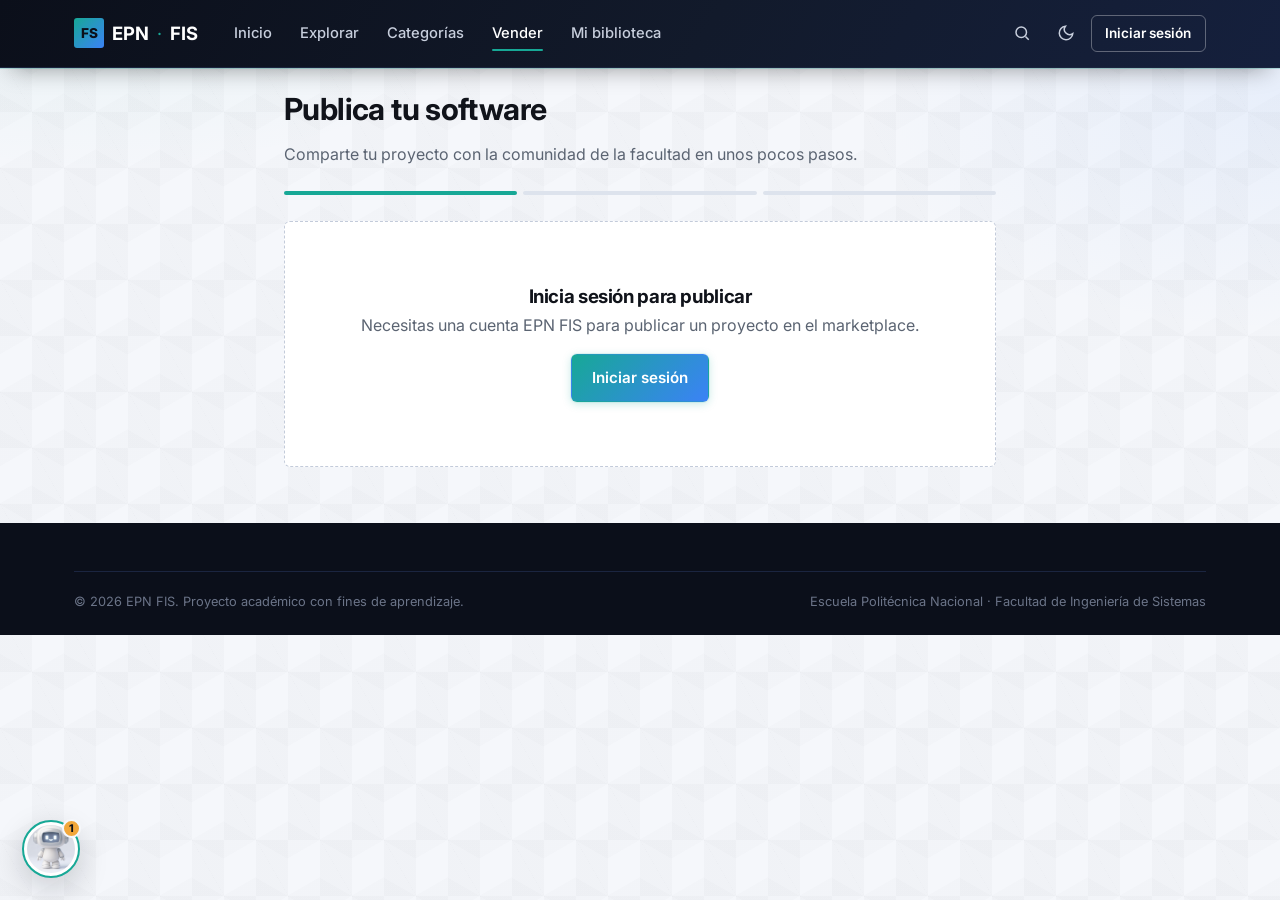
<file: vender.html>
<!DOCTYPE html>
<html lang="es">
<head>
<meta charset="UTF-8">
<meta name="viewport" content="width=device-width, initial-scale=1.0">
<meta name="description" content="Publica tu propio software en EPN FIS y compártelo con la comunidad de la Facultad de Ingeniería de Sistemas.">
<meta name="theme-color" content="#0B0F1A">
<meta property="og:type" content="website">
<meta property="og:site_name" content="EPN FIS">
<meta property="og:title" content="Publicar software — EPN FIS">
<meta property="og:description" content="Publica tu propio software en EPN FIS y compártelo con la comunidad de la Facultad de Ingeniería de Sistemas.">
<meta property="og:image" content="assets/icons/og-image.png">
<meta property="og:locale" content="es_EC">
<meta name="twitter:card" content="summary_large_image">
<meta name="twitter:title" content="Publicar software — EPN FIS">
<meta name="twitter:description" content="Publica tu propio software en EPN FIS y compártelo con la comunidad de la Facultad de Ingeniería de Sistemas.">
<meta name="twitter:image" content="assets/icons/og-image.png">
<link rel="icon" href="assets/icons/favicon.ico" sizes="any">
<link rel="icon" type="image/png" sizes="192x192" href="assets/icons/icon-192.png">
<link rel="apple-touch-icon" href="assets/icons/icon-180.png">
<link rel="manifest" href="manifest.json">
<title>Publicar software — EPN FIS</title>
<link rel="preconnect" href="https://fonts.googleapis.com">
<link href="https://fonts.googleapis.com/css2?family=Inter:wght@400;500;600;700;800&family=JetBrains+Mono:wght@400;500;600;700&display=swap" rel="stylesheet">
<link rel="stylesheet" href="css/styles.css">
<script>(function(){try{if(localStorage.getItem("epnfis_theme")==="dark")document.documentElement.setAttribute("data-theme","dark");}catch(e){}})();</script>
</head>
<body>
<a class="skip-link" href="#main">Saltar al contenido principal</a>

<header class="site-header">
  <div class="header-inner">
    <a href="index.html" class="logo"><span class="logo-mark">FS</span>EPN<span class="logo-sep">·</span>FIS</a>
    <nav class="main-nav" aria-label="Navegación principal">
      <ul>
        <li><a href="index.html">Inicio</a></li>
        <li><a href="productos.html">Explorar</a></li>
        <li><a href="categorias.html">Categorías</a></li>
        <li><a href="vender.html" class="active">Vender</a></li>
        <li><a href="biblioteca.html">Mi biblioteca</a></li>
      </ul>
    </nav>
    <div class="header-actions" style="margin-left:auto;">
            <button class="icon-btn" type="button" data-open-search aria-label="Buscar (Ctrl+K)">
        <svg width="18" height="18" viewBox="0 0 24 24" fill="none" stroke="currentColor" stroke-width="2"><circle cx="11" cy="11" r="7"/><line x1="21" y1="21" x2="16.65" y2="16.65"/></svg>
      </button>
      <button class="icon-btn" type="button" data-theme-toggle aria-label="Cambiar tema">
        <svg class="icon-sun" width="18" height="18" viewBox="0 0 24 24" fill="none" stroke="currentColor" stroke-width="2"><circle cx="12" cy="12" r="4"/><path d="M12 2v2M12 20v2M4.93 4.93l1.41 1.41M17.66 17.66l1.41 1.41M2 12h2M20 12h2M4.93 19.07l1.41-1.41M17.66 6.34l1.41-1.41"/></svg>
        <svg class="icon-moon" width="18" height="18" viewBox="0 0 24 24" fill="none" stroke="currentColor" stroke-width="2"><path d="M21 12.79A9 9 0 1 1 11.21 3 7 7 0 0 0 21 12.79z"/></svg>
      </button>
      <span data-user-slot></span>
    </div>
    <button class="menu-toggle" aria-label="Abrir menú" type="button"><span></span><span></span><span></span></button>
  </div>
  <nav class="mobile-nav" aria-label="Navegación móvil">
    <a href="index.html">Inicio</a>
    <a href="productos.html">Explorar</a>
    <a href="categorias.html">Categorías</a>
    <a href="vender.html" class="active">Vender</a>
    <a href="biblioteca.html">Mi biblioteca</a>
  </nav>
</header>

<main class="container" style="padding-top:24px;padding-bottom:56px;max-width:760px;" id="main">
  <div class="page-head" style="padding:0 0 8px;">
    <h1>Publica tu software</h1>
    <p>Comparte tu proyecto con la comunidad de la facultad en unos pocos pasos.</p>
  </div>

  <div class="step-indicator"><span class="done"></span><span></span><span></span></div>

  <div id="guardWrap" class="hidden">
    <div class="empty-state">
      <h3>Inicia sesión para publicar</h3>
      <p>Necesitas una cuenta EPN FIS para publicar un proyecto en el marketplace.</p>
      <a href="login.html" class="btn btn-primary">Iniciar sesión</a>
    </div>
  </div>

  <div class="form-card" id="sellForm">
    <form id="publishForm" novalidate>
      <div class="field" id="fieldTitle">
        <label for="pTitle">Nombre del proyecto</label>
        <input type="text" id="pTitle" placeholder="Ej. TaskForge">
        <div class="field-error">⚠ Ingresa un nombre de al menos 3 caracteres.</div>
      </div>

      <div class="field-row">
        <div class="field" id="fieldCat">
          <label for="pCategory">Categoría</label>
          <select id="pCategory"></select>
        </div>
        <div class="field" id="fieldImage">
          <label for="pImage">Imagen del proyecto (opcional)</label>
          <input type="file" id="pImage" accept="image/png,image/jpeg,image/webp,image/svg+xml">
          <div class="hint">Si no subes una imagen, se usará una vista previa genérica.</div>
        </div>
      </div>
      <div id="imagePreviewWrap" class="hidden" style="margin:-6px 0 18px;">
        <img id="imagePreview" alt="Vista previa" style="width:160px;height:100px;object-fit:cover;border-radius:var(--radius-s);border:1px solid var(--line);">
      </div>

      <div class="field" id="fieldShort">
        <label for="pShort">Descripción corta</label>
        <input type="text" id="pShort" placeholder="Una frase que resuma tu proyecto" maxlength="90">
        <div class="field-error">⚠ La descripción corta debe tener al menos 10 caracteres.</div>
      </div>

      <div class="field" id="fieldLong">
        <label for="pLong">Descripción completa</label>
        <textarea id="pLong" placeholder="Explica qué hace tu software, cómo se usa y qué problema resuelve." rows="4"></textarea>
        <div class="field-error">⚠ La descripción completa debe tener al menos 30 caracteres.</div>
      </div>

      <div class="field" id="fieldTags">
        <label for="pTags">Etiquetas</label>
        <input type="text" id="pTags" placeholder="Sepáralas por comas, ej: cli, productividad, python">
        <div class="hint">Ayudan a que otros estudiantes encuentren tu proyecto en la búsqueda.</div>
      </div>

      <div class="field" id="fieldPrice">
        <label for="pPrice">Precio base (USD)</label>
        <input type="number" id="pPrice" min="0" step="0.5" placeholder="0 para publicarlo gratis">
        <div class="field-error">⚠ Ingresa un precio válido (0 o mayor).</div>
      </div>

      <div class="checkbox-row" style="margin-bottom:20px;">
        <input type="checkbox" id="pConfirm">
        <label for="pConfirm" style="margin:0;font-weight:400;">Confirmo que este software es de mi autoría o cuento con los permisos necesarios para publicarlo.</label>
      </div>

      <button class="btn btn-primary btn-block" type="submit">Publicar proyecto</button>
    </form>
  </div>
</main>

<footer class="site-footer" style="margin-top:0;">
  <div class="container">
    <div class="footer-bottom">
      <span>© 2026 EPN FIS. Proyecto académico con fines de aprendizaje.</span>
      <span>Escuela Politécnica Nacional · Facultad de Ingeniería de Sistemas</span>
    </div>
  </div>
</footer>

<script src="js/main.js"></script>
<script src="js/dashboard.js"></script>
<script src="js/asistente.js"></script>
<script src="js/buscador.js"></script>
</body>
</html>
</file>
<file: css/styles.css>
/* ==========================================================================
   EPN FIS — Marketplace de software estudiantil
   Hoja de estilos principal
   ========================================================================== */

/* ---------- Tokens ---------- */
:root{
  --navy-950: #0B0F1A;
  --navy-900: #121A2B;
  --navy-800: #1B2540;
  --bg: #F5F7FB;
  --surface: #FFFFFF;
  --ink: #10131A;
  --muted: #5B6472;
  --muted-2: #8891A0;
  --line: #DDE3ED;
  --line-strong: #C3CBDA;
  --teal: #17A896;
  --teal-dark: #0E7A6C;
  --teal-tint: #E4F6F3;
  --amber: #F2A73B;
  --amber-dark: #C77F1B;
  --amber-tint: #FCEEDA;
  --blue: #3B82F6;
  --blue-dark: #2563EB;
  --brand-gradient: linear-gradient(135deg, var(--teal) 0%, var(--blue) 100%);
  --danger: #D64545;
  --danger-tint: #FBEAEA;
  --ok: #2E9E5B;
  --ok-tint: #E4F6EC;

  --radius-s: 3px;
  --radius-m: 6px;
  --radius-l: 10px;

  --font-head: 'Inter', 'Segoe UI', sans-serif;
  --font-body: 'Inter', 'Segoe UI', sans-serif;
  --font-mono: 'JetBrains Mono', 'Fira Code', Consolas, monospace;

  --shadow-card: 0 1px 2px rgba(16, 19, 26, .06);
  --shadow-pop: 0 10px 30px rgba(11, 15, 26, .18);

  --container: 1180px;
}

/* ---------- Modo oscuro ---------- */
[data-theme="dark"]{
  --bg: #0B0F1A;
  --surface: #121A2B;
  --ink: #F1F4F9;
  --muted: #9AA3B7;
  --muted-2: #6C7690;
  --line: #232E48;
  --line-strong: #303D5E;
  --teal-tint: rgba(23, 168, 150, .16);
  --amber-tint: rgba(242, 167, 59, .16);
  --danger-tint: rgba(214, 69, 69, .18);
  --ok-tint: rgba(46, 158, 91, .18);
  --shadow-card: 0 1px 2px rgba(0, 0, 0, .35);
  --shadow-pop: 0 10px 34px rgba(0, 0, 0, .55);
}
[data-theme="dark"] .skeleton{ background: linear-gradient(90deg, var(--line) 25%, #1A2440 37%, var(--line) 63%); background-size: 400% 100%; }
[data-theme="dark"] img.thumb-img, [data-theme="dark"] .product-gallery img, [data-theme="dark"] .cart-thumb img, [data-theme="dark"] .library-icon img, [data-theme="dark"] .mini-icon img, [data-theme="dark"] .cat-icon img{
  opacity: .92;
}
[data-theme="dark"] body{
  background-color: #0A0E18;
  background-image:
    radial-gradient(ellipse 70% 55% at 10% -10%, rgba(23, 168, 150, .20), transparent 60%),
    radial-gradient(ellipse 65% 55% at 105% 15%, rgba(59, 130, 246, .20), transparent 60%),
    linear-gradient(30deg, rgba(255,255,255,.035) 12%, transparent 12.5%, transparent 87%, rgba(255,255,255,.035) 87.5%, rgba(255,255,255,.035)),
    linear-gradient(150deg, rgba(255,255,255,.035) 12%, transparent 12.5%, transparent 87%, rgba(255,255,255,.035) 87.5%, rgba(255,255,255,.035)),
    linear-gradient(30deg, rgba(255,255,255,.035) 12%, transparent 12.5%, transparent 87%, rgba(255,255,255,.035) 87.5%, rgba(255,255,255,.035)),
    linear-gradient(150deg, rgba(255,255,255,.035) 12%, transparent 12.5%, transparent 87%, rgba(255,255,255,.035) 87.5%, rgba(255,255,255,.035)),
    linear-gradient(60deg, rgba(255,255,255,.045) 25%, transparent 25.5%, transparent 75%, rgba(255,255,255,.045) 75%, rgba(255,255,255,.045)),
    linear-gradient(60deg, rgba(255,255,255,.045) 25%, transparent 25.5%, transparent 75%, rgba(255,255,255,.045) 75%, rgba(255,255,255,.045));
  background-repeat: no-repeat, no-repeat, repeat, repeat, repeat, repeat, repeat, repeat;
  background-size: 100% 100%, 100% 100%, 64px 112px, 64px 112px, 64px 112px, 64px 112px, 64px 112px, 64px 112px;
  background-position: 0 0, 0 0, 0 0, 0 0, 32px 56px, 32px 56px, 0 0, 32px 56px;
  background-attachment: fixed, fixed, fixed, fixed, fixed, fixed, fixed, fixed;
}
[data-theme="dark"] .site-header{ background: linear-gradient(120deg, rgba(11,15,26,.88) 0%, rgba(18,26,43,.88) 55%, rgba(21,32,61,.88) 100%); backdrop-filter: blur(10px); }
[data-theme="dark"] .section-alt{ background: transparent; border-color: rgba(255,255,255,.06); }
[data-theme="dark"] .product-card, [data-theme="dark"] .cat-card{ background: rgba(18, 26, 43, .78); backdrop-filter: blur(6px); }

/* ---------- Reset ---------- */
*, *::before, *::after{ box-sizing: border-box; }
html{ scroll-behavior: smooth; }
body{
  margin: 0;
  font-family: var(--font-body);
  color: var(--ink);
  line-height: 1.55;
  -webkit-font-smoothing: antialiased;
  background-color: var(--bg);
  background-image:
    radial-gradient(ellipse 60% 45% at 8% -8%, rgba(23, 168, 150, .07), transparent 60%),
    radial-gradient(ellipse 55% 45% at 100% 10%, rgba(59, 130, 246, .07), transparent 60%),
    linear-gradient(30deg, rgba(16,19,26,.012) 12%, transparent 12.5%, transparent 87%, rgba(16,19,26,.012) 87.5%, rgba(16,19,26,.012)),
    linear-gradient(150deg, rgba(16,19,26,.012) 12%, transparent 12.5%, transparent 87%, rgba(16,19,26,.012) 87.5%, rgba(16,19,26,.012)),
    linear-gradient(30deg, rgba(16,19,26,.012) 12%, transparent 12.5%, transparent 87%, rgba(16,19,26,.012) 87.5%, rgba(16,19,26,.012)),
    linear-gradient(150deg, rgba(16,19,26,.012) 12%, transparent 12.5%, transparent 87%, rgba(16,19,26,.012) 87.5%, rgba(16,19,26,.012)),
    linear-gradient(60deg, rgba(16,19,26,.018) 25%, transparent 25.5%, transparent 75%, rgba(16,19,26,.018) 75%, rgba(16,19,26,.018)),
    linear-gradient(60deg, rgba(16,19,26,.018) 25%, transparent 25.5%, transparent 75%, rgba(16,19,26,.018) 75%, rgba(16,19,26,.018));
  background-repeat: no-repeat, no-repeat, repeat, repeat, repeat, repeat, repeat, repeat;
  background-size: 100% 100%, 100% 100%, 64px 112px, 64px 112px, 64px 112px, 64px 112px, 64px 112px, 64px 112px;
  background-position: 0 0, 0 0, 0 0, 0 0, 32px 56px, 32px 56px, 0 0, 32px 56px;
  background-attachment: fixed, fixed, fixed, fixed, fixed, fixed, fixed, fixed;
}
h1,h2,h3,h4{
  font-family: var(--font-head);
  line-height: 1.15;
  margin: 0 0 .5em;
  font-weight: 700;
  letter-spacing: -0.02em;
}
p{ margin: 0 0 1em; color: var(--muted); }
a{ color: inherit; text-decoration: none; }
ul{ list-style: none; margin: 0; padding: 0; }
img{ max-width: 100%; display: block; }
button{ font-family: inherit; cursor: pointer; }
input, select, textarea{ font-family: inherit; font-size: 1rem; }

:focus-visible{
  outline: 2px solid var(--teal);
  outline-offset: 2px;
}

.skip-link{
  position: absolute;
  left: 12px; top: -48px;
  background: var(--teal);
  color: #fff;
  font-weight: 700;
  font-size: .88rem;
  padding: 10px 16px;
  border-radius: var(--radius-s);
  z-index: 1100;
  transition: top .15s ease;
}
.skip-link:focus{ top: 12px; }

.container{
  width: 100%;
  max-width: var(--container);
  margin: 0 auto;
  padding: 0 24px;
}

@media (prefers-reduced-motion: reduce){
  *{ animation-duration: .001ms !important; transition-duration: .001ms !important; }
}

/* ---------- Botones ---------- */
.btn{
  display: inline-flex;
  align-items: center;
  justify-content: center;
  gap: .5em;
  padding: .72em 1.3em;
  border-radius: var(--radius-m);
  border: 1px solid transparent;
  font-size: .95rem;
  font-weight: 600;
  position: relative;
  overflow: hidden;
  transition: transform .15s ease, background .15s ease, border-color .15s ease, box-shadow .2s ease;
  white-space: nowrap;
}
.btn::before{
  content: '';
  position: absolute; inset: 0;
  background: linear-gradient(115deg, transparent 30%, rgba(255,255,255,.22) 45%, transparent 60%);
  transform: translateX(-100%);
  transition: transform .5s ease;
  pointer-events: none;
}
.btn:hover::before{ transform: translateX(100%); }
.btn:active{ transform: translateY(1px) scale(.99); }
.btn-primary{
  background: var(--brand-gradient);
  color: #fff;
  box-shadow: 0 2px 8px rgba(23, 168, 150, .25), 0 0 0 1px rgba(23, 168, 150, .08);
}
.btn-primary:hover{ box-shadow: 0 6px 20px rgba(23, 168, 150, .4), 0 0 0 1px rgba(23, 168, 150, .15); transform: translateY(-1px); }
.btn-amber{
  background: linear-gradient(135deg, #FFC466 0%, var(--amber) 100%);
  color: var(--navy-950);
  box-shadow: 0 2px 8px rgba(242, 167, 59, .3);
}
.btn-amber:hover{ box-shadow: 0 6px 20px rgba(242, 167, 59, .45); transform: translateY(-1px); }
.btn-outline{ background: transparent; border-color: var(--line-strong); color: var(--ink); }
.btn-outline:hover{ border-color: var(--teal); color: var(--teal-dark); background: var(--teal-tint); transform: translateY(-1px); }
.btn-ghost{ background: transparent; color: var(--ink); }
.btn-ghost:hover{ background: var(--line); }
.btn-danger{ background: var(--danger); color: #fff; }
.btn-danger:hover{ background: #b83636; }
.btn-block{ width: 100%; }
.btn-sm{ padding: .5em 1em; font-size: .85rem; }
.btn:disabled{ opacity: .5; cursor: not-allowed; transform: none; }

/* ---------- Header ---------- */
.site-header{
  position: sticky;
  top: 0;
  z-index: 50;
  background: linear-gradient(120deg, var(--navy-950) 0%, var(--navy-900) 55%, #15203D 100%);
  border-bottom: 1px solid var(--navy-800);
  box-shadow: 0 1px 0 rgba(23,168,150,.25), 0 12px 24px -12px rgba(0,0,0,.4);
}
.header-inner{
  display: flex;
  align-items: center;
  gap: 24px;
  padding: 14px 24px;
  max-width: var(--container);
  margin: 0 auto;
}
.logo{
  display: flex;
  align-items: center;
  gap: 8px;
  font-family: var(--font-head);
  font-weight: 700;
  font-size: 1.15rem;
  color: #fff;
  flex-shrink: 0;
}
.logo .logo-mark{
  width: 30px; height: 30px;
  border-radius: var(--radius-s);
  background: var(--brand-gradient);
  display: flex; align-items: center; justify-content: center;
  font-size: .85rem;
  color: var(--navy-950);
  font-weight: 800;
}
.logo .logo-sep{ color: var(--teal); font-weight: 400; }

.main-nav{ flex: 1; }
.main-nav ul{ display: flex; gap: 4px; }
.main-nav li{ flex-shrink: 0; }
.main-nav a{
  display: block;
  padding: 8px 12px;
  border-radius: var(--radius-s);
  color: #C7CEDC;
  font-size: .92rem;
  font-weight: 500;
  white-space: nowrap;
  transition: color .15s ease, background .15s ease;
  position: relative;
}
.main-nav a:hover{ color: #fff; background: var(--navy-800); }
.main-nav a.active{ color: #fff; }
.main-nav a.active::after{
  content: '';
  position: absolute;
  left: 12px; right: 12px; bottom: 2px;
  height: 2px;
  background: var(--teal);
  border-radius: 2px;
}

.header-search{
  display: flex;
  align-items: center;
  background: var(--navy-800);
  border: 1px solid #2A3652;
  border-radius: var(--radius-m);
  padding: 0 10px;
  min-width: 220px;
  transition: border-color .15s ease;
}
.header-search:focus-within{ border-color: var(--teal); }
.header-search input{
  background: transparent;
  border: none;
  color: #fff;
  padding: 8px 6px;
  width: 100%;
  font-size: .9rem;
}
.header-search input::placeholder{ color: #7C86A0; }
.header-search svg{ flex-shrink: 0; color: #7C86A0; }

.header-actions{ display: flex; align-items: center; gap: 6px; }
.header-actions .btn-outline{ border-color: rgba(255,255,255,.32); color: #fff; }
.header-actions .btn-outline:hover{ background: rgba(255,255,255,.1); border-color: #fff; color: #fff; }
.icon-btn{
  position: relative;
  width: 38px; height: 38px;
  display: flex; align-items: center; justify-content: center;
  border-radius: var(--radius-m);
  color: #C7CEDC;
  background: transparent;
  border: 1px solid transparent;
}
.icon-btn:hover{ background: var(--navy-800); color: #fff; }
.icon-badge{
  position: absolute;
  top: 2px; right: 2px;
  min-width: 16px; height: 16px;
  border-radius: 8px;
  background: var(--amber);
  color: var(--navy-950);
  font-size: .62rem;
  font-weight: 800;
  display: flex; align-items: center; justify-content: center;
  padding: 0 3px;
  border: 2px solid var(--navy-900);
}
.icon-badge.hidden{ display: none; }
.icon-btn .icon-moon{ display: block; }
.icon-btn .icon-sun{ display: none; }
[data-theme="dark"] .icon-btn .icon-moon{ display: none; }
[data-theme="dark"] .icon-btn .icon-sun{ display: block; }

.user-chip{
  display: flex; align-items: center; gap: 8px;
  padding: 5px 10px 5px 5px;
  border-radius: 999px;
  background: var(--navy-800);
  color: #fff;
  font-size: .85rem;
  font-weight: 600;
  border: 1px solid #2A3652;
}
.user-chip .avatar{
  width: 26px; height: 26px;
  border-radius: 50%;
  background: var(--brand-gradient);
  display: flex; align-items: center; justify-content: center;
  color: var(--navy-950);
  font-size: .75rem;
  font-weight: 800;
}
[data-user-slot]{ position: relative; }
.user-dropdown{
  position: absolute;
  top: 46px; right: 0;
  width: 200px;
  background: var(--surface);
  border: 1px solid var(--line);
  border-radius: var(--radius-m);
  box-shadow: var(--shadow-pop);
  display: none;
  overflow: hidden;
  z-index: 60;
}
.user-dropdown.open{ display: block; }
.user-dropdown a, .user-dropdown button{
  display: block;
  width: 100%;
  text-align: left;
  padding: 10px 14px;
  font-size: .85rem;
  font-weight: 500;
  color: var(--ink);
  background: none;
  border: none;
}
.user-dropdown a:hover, .user-dropdown button:hover{ background: var(--bg); }
.user-dropdown .dropdown-divider{ height: 1px; background: var(--line); margin: 4px 0; }
.user-dropdown .logout-btn{ color: var(--danger); font-weight: 700; }

.menu-toggle{
  display: none;
  width: 38px; height: 38px;
  border: none;
  background: transparent;
  color: #fff;
  flex-direction: column;
  gap: 4px;
  align-items: center;
  justify-content: center;
}
.menu-toggle span{ width: 20px; height: 2px; background: #fff; border-radius: 2px; transition: transform .2s ease, opacity .2s ease; }
.menu-toggle.open span:nth-child(1){ transform: translateY(6px) rotate(45deg); }
.menu-toggle.open span:nth-child(2){ opacity: 0; }
.menu-toggle.open span:nth-child(3){ transform: translateY(-6px) rotate(-45deg); }

/* ---------- Hero ---------- */
.hero{
  background:
    radial-gradient(ellipse 55% 60% at 12% 15%, rgba(23,168,150,.28), transparent 60%),
    radial-gradient(ellipse 50% 55% at 92% 5%, rgba(59,130,246,.28), transparent 60%),
    var(--navy-950);
  color: #fff;
  position: relative;
  overflow: hidden;
  border-bottom: 1px solid var(--navy-800);
}
.hero::before{
  content: '';
  position: absolute; inset: 0;
  background-image:
    linear-gradient(to right, rgba(255,255,255,.045) 1px, transparent 1px),
    linear-gradient(to bottom, rgba(255,255,255,.045) 1px, transparent 1px);
  background-size: 42px 42px;
  mask-image: radial-gradient(ellipse 80% 60% at 30% 30%, black 40%, transparent 90%);
}
.hero-inner{
  position: relative;
  max-width: var(--container);
  margin: 0 auto;
  padding: 76px 24px 64px;
  display: grid;
  grid-template-columns: 1.1fr .9fr;
  gap: 48px;
  align-items: center;
}
.hero-eyebrow{
  display: inline-flex; align-items: center; gap: 8px;
  color: var(--teal);
  font-family: var(--font-mono);
  font-size: .8rem;
  margin-bottom: 18px;
}
.hero-eyebrow::before{ content: ''; width: 7px; height: 7px; border-radius: 50%; background: var(--teal); box-shadow: 0 0 0 4px rgba(23,168,150,.2); }
.hero h1{
  font-size: clamp(2.3rem, 4.4vw, 3.4rem);
  font-weight: 800;
  color: #fff;
  max-width: 15ch;
  letter-spacing: -0.025em;
}
.hero h1 .accent{
  background: linear-gradient(120deg, var(--teal) 10%, var(--blue) 90%);
  -webkit-background-clip: text;
  background-clip: text;
  color: transparent;
}
.hero p.lead{
  color: #AEB6C7;
  font-size: 1.05rem;
  max-width: 46ch;
  margin-bottom: 28px;
}
.hero-cta{ display: flex; gap: 12px; flex-wrap: wrap; margin-bottom: 40px; }
.hero-stats{ display: flex; gap: 32px; flex-wrap: wrap; }
.hero-stat b{ display: block; font-family: var(--font-head); font-size: 1.5rem; color: #fff; }
.hero-stat span{ font-size: .82rem; color: #8891A0; }

.hero-terminal{
  background: var(--navy-900);
  border: 1px solid var(--navy-800);
  border-radius: var(--radius-l);
  box-shadow: var(--shadow-pop), 0 0 0 1px rgba(23,168,150,.15), 0 0 40px rgba(23,168,150,.08);
  overflow: hidden;
}
.terminal-bar{
  display: flex;
  align-items: center;
  gap: 7px;
  padding: 12px 16px;
  background: var(--navy-800);
  border-bottom: 1px solid #29334E;
}
.terminal-bar span.dot{ width: 10px; height: 10px; border-radius: 50%; flex: 0 0 auto; }
.terminal-bar span.dot:nth-child(1){ background: #E5675F; }
.terminal-bar span.dot:nth-child(2){ background: #E8B04B; }
.terminal-bar span.dot:nth-child(3){ background: #59C270; }
.terminal-bar .t-label{
  margin-left: 8px;
  font-family: var(--font-mono);
  font-size: .78rem;
  letter-spacing: .01em;
  color: #7C86A0;
  white-space: nowrap;
  flex: 0 0 auto;
}
.terminal-body{
  padding: 22px 20px;
  font-family: var(--font-mono);
  font-size: .87rem;
  line-height: 1.85;
  letter-spacing: .01em;
  color: #B9C2D6;
  min-height: 232px;
}
.terminal-body p{ margin: 0 0 .75em; color: inherit; }
.terminal-body p:last-child{ margin-bottom: 0; }
.terminal-body .l1{ color: var(--teal); }
.terminal-body .l2{ color: var(--amber); }
.terminal-body .muted{ color: #5E6884; }
.terminal-body .prompt{ color: #6C7690; }
.type-cursor{ display: inline-block; width: 7px; height: 1.1em; background: var(--teal); vertical-align: text-bottom; margin-left: 1px; }
.blink{ display: inline-block; width: 7px; height: 1.1em; background: var(--teal); vertical-align: text-bottom; animation: blink 1s steps(1) infinite; }
@keyframes blink{ 50%{ opacity: 0; } }

/* ---------- Secciones generales ---------- */
.section{ padding: 64px 0; }
.section-tight{ padding: 40px 0; }
.section-alt{ background: var(--surface); border-top: 1px solid var(--line); border-bottom: 1px solid var(--line); }
.section-head{
  display: flex;
  align-items: flex-end;
  justify-content: space-between;
  gap: 16px;
  margin-bottom: 28px;
  flex-wrap: wrap;
}
.section-head h2{ font-size: 1.6rem; margin: 0; }
.section-head p{ margin: 4px 0 0; }
.link-more{ color: var(--teal-dark); font-weight: 600; font-size: .9rem; }
.link-more:hover{ text-decoration: underline; }

/* ---------- Categorías ---------- */
.cat-grid{
  display: grid;
  grid-template-columns: repeat(6, 1fr);
  gap: 14px;
}
.cat-grid-3{ grid-template-columns: repeat(3, 1fr); }
.cat-card{
  background: var(--surface);
  border: 1px solid var(--line);
  border-radius: var(--radius-l);
  padding: 18px 14px;
  text-align: left;
  box-shadow: var(--shadow-card);
  transition: border-color .18s ease, transform .18s ease, box-shadow .18s ease;
  position: relative;
}
.cat-card:hover{ border-color: var(--teal); transform: translateY(-3px); box-shadow: 0 14px 30px rgba(23,168,150,.16), var(--shadow-card); }
.cat-card .cat-icon{
  width: 38px; height: 38px;
  border-radius: var(--radius-s);
  overflow: hidden;
  margin-bottom: 10px;
}
.cat-card .cat-icon img{ width: 100%; height: 100%; object-fit: cover; display: block; }
.cat-card h3{ font-size: .95rem; margin: 0 0 2px; }
.cat-card span{ font-size: .78rem; color: var(--muted-2); }

/* ---------- Grid de productos ---------- */
.toolbar{
  display: flex;
  align-items: center;
  gap: 14px;
  flex-wrap: wrap;
  background: var(--surface);
  border: 1px solid var(--line);
  border-radius: var(--radius-m);
  padding: 12px 14px;
  margin-bottom: 22px;
}
.toolbar .field-search{
  flex: 1;
  min-width: 180px;
  display: flex; align-items: center; gap: 8px;
  border: 1px solid var(--line);
  border-radius: var(--radius-s);
  padding: 8px 10px;
}
.toolbar .field-search input{ border: none; outline: none; width: 100%; font-size: .9rem; background: transparent; color: var(--ink); }
.toolbar select{
  border: 1px solid var(--line);
  border-radius: var(--radius-s);
  padding: 8px 10px;
  font-size: .87rem;
  background: var(--surface);
  color: var(--ink);
}
.toolbar .results-count{ font-size: .82rem; color: var(--muted-2); margin-left: auto; }
.filter-toggle{ display: none; }

.products-layout{ display: grid; grid-template-columns: 240px 1fr; gap: 28px; align-items: start; }
.filters-panel{
  background: var(--surface);
  border: 1px solid var(--line);
  border-radius: var(--radius-l);
  padding: 18px;
  box-shadow: var(--shadow-card);
  position: sticky;
  top: 84px;
}
.filters-panel h3{ font-size: .95rem; margin-bottom: 12px; }
.filter-group{ margin-bottom: 20px; }
.filter-group:last-child{ margin-bottom: 0; }
.filter-group h4{ font-size: .78rem; text-transform: none; color: var(--muted); margin: 0 0 8px; font-weight: 600; font-family: var(--font-body); }
.filter-option{
  display: flex; align-items: center; gap: 8px;
  font-size: .87rem;
  padding: 5px 0;
  cursor: pointer;
  color: var(--ink);
}
.filter-option input{ accent-color: var(--teal); width: 15px; height: 15px; }
.price-range{ display: flex; align-items: center; gap: 8px; }
.price-range input[type=range]{ width: 100%; accent-color: var(--teal); }
.price-range-value{ font-size: .8rem; color: var(--muted); font-family: var(--font-mono); }
.clear-filters{ margin-top: 16px; font-size: .82rem; color: var(--teal-dark); font-weight: 600; }
.clear-filters:hover{ text-decoration: underline; }

.product-grid{
  display: grid;
  grid-template-columns: repeat(3, 1fr);
  gap: 18px;
}
.product-grid.list-view{ grid-template-columns: 1fr; }

.product-card{
  background: var(--surface);
  border: 1px solid var(--line);
  border-radius: var(--radius-l);
  overflow: hidden;
  display: flex;
  flex-direction: column;
  box-shadow: var(--shadow-card);
  transition: transform .2s ease, box-shadow .2s ease, border-color .2s ease;
  position: relative;
}
.product-card:hover{ transform: translateY(-4px); box-shadow: 0 18px 34px rgba(23,168,150,.14), 0 4px 10px rgba(11,15,26,.08); border-color: var(--teal); }
.product-thumb{
  aspect-ratio: 16/10;
  position: relative;
  overflow: hidden;
}
.product-thumb .thumb-img{ width: 100%; height: 100%; object-fit: cover; display: block; }
.fav-btn{
  position: absolute; top: 10px; right: 10px;
  width: 32px; height: 32px;
  border-radius: 50%;
  background: rgba(16,19,26,.35);
  color: #fff;
  border: none;
  display: flex; align-items: center; justify-content: center;
  transition: background .15s ease, transform .15s ease;
  backdrop-filter: blur(2px);
}
.fav-btn:hover{ background: rgba(16,19,26,.55); }
.fav-btn.active{ color: var(--amber); }
.fav-btn.pulse{ animation: pulse .35s ease; }
@keyframes pulse{ 50%{ transform: scale(1.28); } }

.product-body{ padding: 14px 16px 16px; display: flex; flex-direction: column; gap: 6px; flex: 1; }
.product-cat{ font-size: .72rem; color: var(--teal-dark); font-weight: 700; }
.product-title{ font-family: var(--font-head); font-size: 1rem; font-weight: 600; margin: 0; }
.product-title a:hover{ color: var(--teal-dark); }
.product-desc{ font-size: .84rem; color: var(--muted); margin: 0; flex: 1; }
.product-meta{ display: flex; align-items: center; justify-content: space-between; margin-top: 6px; }
.stars{ display: inline-flex; align-items: center; gap: 3px; color: var(--amber); font-size: .82rem; }
.stars .count{ color: var(--muted-2); font-size: .78rem; margin-left: 2px; }
.product-price{ font-family: var(--font-head); font-weight: 700; font-size: 1.05rem; }
/* ---------- Comparador de productos ---------- */
.compare-table{ width: 100%; border-collapse: collapse; background: var(--surface); border-radius: var(--radius-m); overflow: hidden; }
.compare-table th, .compare-table td{ border: 1px solid var(--line); padding: 14px 16px; vertical-align: top; text-align: left; }
.compare-table thead th{ background: var(--surface); position: relative; text-align: center; min-width: 200px; }
.compare-table thead th img{ width: 100%; max-width: 160px; aspect-ratio: 16/10; object-fit: cover; border-radius: var(--radius-s); margin: 8px auto 10px; display: block; }
.compare-title{ font-family: var(--font-head); font-weight: 700; font-size: .95rem; }
.compare-title a:hover{ color: var(--teal-dark); }
.compare-remove{
  position: absolute; top: 8px; right: 8px;
  width: 24px; height: 24px;
  border-radius: 50%;
  border: 1px solid var(--line-strong);
  background: var(--surface);
  color: var(--muted);
  font-size: .78rem;
  line-height: 1;
}
.compare-remove:hover{ border-color: var(--danger); color: var(--danger); }
.compare-label-col{ background: var(--bg); font-weight: 600; font-size: .84rem; color: var(--muted); white-space: nowrap; }
.compare-price{ font-family: var(--font-head); font-weight: 800; font-size: 1.1rem; }

@media (max-width: 640px){
  .compare-table thead th{ min-width: 160px; }
}

.product-footer{ display: flex; gap: 8px; padding: 0 16px 16px; }
.product-footer .btn{ flex: 1; }
.compare-check{
  display: flex; align-items: center; gap: 6px;
  padding: 0 16px 14px;
  font-size: .78rem;
  color: var(--muted-2);
  cursor: pointer;
}
.compare-check input{ accent-color: var(--teal); width: 14px; height: 14px; }

.compare-bar{
  position: fixed;
  bottom: 22px;
  left: 50%;
  transform: translateX(-50%);
  z-index: 850;
  background: var(--navy-950);
  color: #fff;
  border-radius: var(--radius-l);
  box-shadow: var(--shadow-pop);
  padding: 10px 10px 10px 14px;
  display: none;
  align-items: center;
  gap: 14px;
  max-width: calc(100vw - 32px);
}
.compare-bar.visible{ display: flex; }
.compare-items{ display: flex; gap: 6px; flex-wrap: wrap; max-width: 360px; }
.compare-chip{
  display: flex; align-items: center; gap: 6px;
  background: var(--navy-800);
  border-radius: 999px;
  padding: 3px 8px 3px 4px;
  font-size: .76rem;
  white-space: nowrap;
}
.compare-chip img{ width: 20px; height: 20px; border-radius: 50%; object-fit: cover; }
.compare-chip button{ background: none; border: none; color: #AEB6C7; font-size: .8rem; line-height: 1; padding: 0; }
.compare-chip button:hover{ color: #fff; }
.compare-actions{ display: flex; gap: 8px; align-items: center; flex-shrink: 0; }
.compare-clear{ background: none; border: none; color: #AEB6C7; font-size: .8rem; font-weight: 600; padding: 6px 4px; }
.compare-clear:hover{ color: #fff; }

@media (max-width: 640px){
  .compare-bar{ left: 16px; right: 16px; bottom: 16px; transform: none; max-width: none; flex-wrap: wrap; }
  .compare-items{ max-width: 100%; }
}

/* ---------- Carrusel "Recién publicados" ---------- */
.marquee-wrap{
  position: relative;
}
.marquee-track{
  display: flex;
  gap: 18px;
  overflow-x: auto;
  scroll-behavior: smooth;
  scroll-snap-type: x mandatory;
  padding: 4px 52px 14px;
  -ms-overflow-style: none;
  scrollbar-width: none;
  -webkit-mask-image: linear-gradient(90deg, transparent, black 4%, black 96%, transparent);
  mask-image: linear-gradient(90deg, transparent, black 4%, black 96%, transparent);
}
.marquee-track::-webkit-scrollbar{ display: none; }

.marquee-arrow{
  position: absolute;
  top: 42%;
  transform: translateY(-50%);
  z-index: 5;
  width: 40px; height: 40px;
  border-radius: 50%;
  background: var(--surface);
  border: 1px solid var(--line-strong);
  box-shadow: var(--shadow-card);
  color: var(--ink);
  display: flex; align-items: center; justify-content: center;
  transition: background .15s ease, transform .15s ease, opacity .15s ease;
}
.marquee-arrow:hover:not(:disabled){ background: var(--teal-tint); border-color: var(--teal); color: var(--teal-dark); }
.marquee-arrow:disabled{ opacity: .3; cursor: default; }
.marquee-prev{ left: 2px; }
.marquee-next{ right: 2px; }

@media (max-width: 640px){
  .marquee-arrow{ width: 34px; height: 34px; }
  .marquee-track{ padding: 4px 40px 14px; }
}

.marquee-card{
  display: block;
  flex: 0 0 auto;
  width: 260px;
  scroll-snap-align: start;
  background: var(--surface);
  border: 1px solid var(--line);
  border-radius: var(--radius-m);
  overflow: hidden;
  transition: transform .15s ease, box-shadow .15s ease, border-color .15s ease;
}
.marquee-card:hover{ transform: translateY(-3px); box-shadow: var(--shadow-card); border-color: var(--line-strong); }
.marquee-card-thumb{ aspect-ratio: 16/10; }
.marquee-card-thumb img{ width: 100%; height: 100%; object-fit: cover; display: block; }
.marquee-card-body{ padding: 12px 14px 14px; display: flex; flex-direction: column; gap: 4px; }
.marquee-card-body .product-title{ font-size: .92rem; }
.marquee-card-body .product-meta{ margin-top: 4px; }

.empty-state{
  text-align: center;
  padding: 64px 20px;
  border: 1px dashed var(--line-strong);
  border-radius: var(--radius-m);
  background: var(--surface);
}
.empty-state h3{ margin-bottom: 6px; }

/* ---------- Página de producto ---------- */
.breadcrumbs{ font-size: .82rem; color: var(--muted-2); margin-bottom: 20px; }
.breadcrumbs a:hover{ color: var(--teal-dark); }
.product-detail{ display: grid; grid-template-columns: 1fr 380px; gap: 40px; align-items: start; }
.product-gallery{
  aspect-ratio: 16/10;
  border-radius: var(--radius-l);
  border: 1px solid var(--line);
  position: relative;
  overflow: hidden;
}
.product-gallery img{ width: 100%; height: 100%; object-fit: cover; display: block; }
.product-info h1{ font-size: 1.9rem; margin-bottom: 6px; }
.product-sub{ display: flex; align-items: center; gap: 14px; font-size: .88rem; color: var(--muted); margin-bottom: 18px; flex-wrap: wrap;}
.product-tabs{ display: flex; gap: 4px; border-bottom: 1px solid var(--line); margin: 32px 0 20px; }
.tab-btn{
  padding: 10px 4px; margin-right: 22px;
  background: none; border: none; border-bottom: 2px solid transparent;
  font-weight: 600; color: var(--muted); font-size: .92rem;
}
.tab-btn.active{ color: var(--ink); border-color: var(--teal); }
.tab-panel{ display: none; }
.tab-panel.active{ display: block; }
.tag-list{ display: flex; gap: 8px; flex-wrap: wrap; margin-top: 14px; }
.tag{ font-size: .78rem; padding: 4px 10px; border-radius: 999px; background: var(--line); color: var(--muted); }

.buy-box{
  border: 1px solid var(--line);
  border-radius: var(--radius-l);
  padding: 22px;
  background: var(--surface);
  box-shadow: var(--shadow-pop);
  position: sticky;
  top: 84px;
}
.buy-box .price-big{ font-family: var(--font-head); font-size: 2rem; font-weight: 700; }
.license-options{ margin: 18px 0; display: flex; flex-direction: column; gap: 8px; }
.license-option{
  display: flex; align-items: center; justify-content: space-between;
  border: 1px solid var(--line);
  border-radius: var(--radius-s);
  padding: 10px 12px;
  cursor: pointer;
  font-size: .88rem;
  transition: border-color .15s ease, background .15s ease;
}
.license-option:has(input:checked){ border-color: var(--teal); background: var(--teal-tint); }
.license-option input{ accent-color: var(--teal); margin-right: 8px; }
.license-option .lo-name{ display: flex; align-items: center; }
.license-option .lo-price{ font-weight: 700; }
.buy-box .meta-line{ display: flex; justify-content: space-between; font-size: .82rem; color: var(--muted); padding: 6px 0; border-top: 1px dashed var(--line); }

.review{ border-top: 1px solid var(--line); padding: 16px 0; }
.review:first-child{ border-top: none; padding-top: 0; }
.review-head{ display: flex; align-items: center; justify-content: space-between; margin-bottom: 6px; }
.review-user{ display: flex; align-items: center; gap: 8px; font-weight: 600; font-size: .9rem; }
.review-user .avatar{ width: 26px; height: 26px; border-radius: 50%; background: var(--teal); color: #fff; display: flex; align-items: center; justify-content: center; font-size: .72rem; font-weight: 700; }
.review-date{ font-size: .78rem; color: var(--muted-2); }
.review p{ font-size: .88rem; margin: 0; }
.review-form{ border-top: 1px solid var(--line); padding-top: 18px; margin-bottom: 18px; }
.rating-input{ display: flex; gap: 4px; margin-bottom: 12px; }
.rating-input button{ background: none; border: none; font-size: 1.3rem; color: var(--line-strong); }
.rating-input button.active{ color: var(--amber); }

/* ---------- Preguntas y respuestas ---------- */
.qa-item{ border-top: 1px solid var(--line); padding: 16px 0; }
.qa-item:first-child{ border-top: none; padding-top: 0; }
.qa-block{ display: flex; gap: 10px; }
.qa-block p{ margin: 0; font-size: .88rem; color: var(--ink); }
.qa-meta{ font-size: .8rem; color: var(--muted-2); margin-bottom: 3px; }
.qa-meta b{ color: var(--ink); }
.qa-date{ font-weight: 400; }
.qa-avatar{ width: 28px; height: 28px; border-radius: 50%; background: var(--line); color: var(--muted); display: flex; align-items: center; justify-content: center; font-size: .72rem; font-weight: 700; flex-shrink: 0; }
.qa-avatar.seller{ background: var(--teal); color: #fff; }
.qa-answer{ margin-top: 10px; margin-left: 20px; padding: 10px 12px; background: var(--teal-tint); border-radius: var(--radius-s); }
.qa-pending{ margin: 10px 0 0 38px; font-size: .8rem; color: var(--muted-2); font-style: italic; }
.qa-reply-form{ margin: 10px 0 0 38px; display: flex; gap: 8px; align-items: flex-start; flex-wrap: wrap; }
.qa-reply-form textarea{ flex: 1; min-width: 180px; border: 1px solid var(--line-strong); border-radius: var(--radius-s); padding: 8px 10px; font-size: .85rem; background: var(--surface); color: var(--ink); resize: vertical; }

/* ---------- Buscador rápido (Ctrl/Cmd+K) ---------- */
.cmdk-overlay{
  position: fixed; inset: 0;
  background: rgba(11, 15, 26, .55);
  display: none;
  align-items: flex-start;
  justify-content: center;
  padding-top: 12vh;
  z-index: 1000;
}
.cmdk-overlay.open{ display: flex; }
.cmdk-box{
  width: min(560px, calc(100vw - 32px));
  max-height: 70vh;
  background: var(--surface);
  border-radius: var(--radius-l);
  box-shadow: var(--shadow-pop);
  overflow: hidden;
  display: flex;
  flex-direction: column;
  animation: modal-in .15s ease;
}
.cmdk-input-wrap{
  display: flex; align-items: center; gap: 10px;
  padding: 14px 16px;
  border-bottom: 1px solid var(--line);
  color: var(--muted-2);
  flex-shrink: 0;
}
.cmdk-input-wrap input{
  flex: 1; border: none; outline: none; background: none;
  font-size: 1rem; color: var(--ink);
}
.cmdk-input-wrap kbd{
  font-family: var(--font-mono);
  font-size: .72rem;
  color: var(--muted-2);
  border: 1px solid var(--line-strong);
  border-radius: var(--radius-s);
  padding: 2px 6px;
}
.cmdk-results{ overflow-y: auto; padding: 8px; }
.cmdk-group-label{ font-size: .7rem; text-transform: uppercase; letter-spacing: .04em; color: var(--muted-2); padding: 8px 10px 4px; }
.cmdk-item{
  display: flex; align-items: center; gap: 10px;
  padding: 9px 10px;
  border-radius: var(--radius-s);
  cursor: pointer;
}
.cmdk-item:hover, .cmdk-item.selected{ background: var(--teal-tint); }
.cmdk-item-icon{ width: 22px; text-align: center; flex-shrink: 0; }
.cmdk-item-thumb{ width: 34px; height: 26px; border-radius: var(--radius-s); object-fit: cover; flex-shrink: 0; }
.cmdk-item-title{ font-size: .88rem; color: var(--ink); font-weight: 500; }
.cmdk-item-sub{ font-size: .76rem; color: var(--muted-2); }
.cmdk-empty{ padding: 24px 12px; text-align: center; font-size: .85rem; color: var(--muted-2); }

/* ---------- Formularios ---------- */
.form-card{
  background: var(--surface);
  border: 1px solid var(--line);
  border-radius: var(--radius-l);
  padding: 32px;
  box-shadow: var(--shadow-pop);
}
.field{ margin-bottom: 18px; }
.field label{ display: block; font-size: .86rem; font-weight: 600; margin-bottom: 6px; }
.field .hint{ font-size: .78rem; color: var(--muted-2); margin-top: 4px; }
.field input, .field select, .field textarea{
  width: 100%;
  border: 1px solid var(--line-strong);
  border-radius: var(--radius-s);
  padding: 10px 12px;
  font-size: .92rem;
  background: var(--surface);
  color: var(--ink);
  transition: border-color .15s ease, box-shadow .15s ease;
}
.field input:focus, .field select:focus, .field textarea:focus{
  outline: none;
  border-color: var(--teal);
  box-shadow: 0 0 0 3px var(--teal-tint);
}
.field textarea{ resize: vertical; min-height: 100px; }
.field.has-error input, .field.has-error select, .field.has-error textarea{
  border-color: var(--danger);
  box-shadow: 0 0 0 3px var(--danger-tint);
}
.field-error{ display: none; color: var(--danger); font-size: .78rem; margin-top: 5px; align-items: center; gap: 5px; }
.field.has-error .field-error{ display: flex; }
.field.is-valid input{ border-color: var(--ok); }
.field-row{ display: grid; grid-template-columns: 1fr 1fr; gap: 16px; }
.checkbox-row{ display: flex; align-items: flex-start; gap: 8px; font-size: .85rem; color: var(--muted); }
.checkbox-row input{ margin-top: 3px; accent-color: var(--teal); }
.form-foot{ text-align: center; font-size: .88rem; color: var(--muted); margin-top: 18px; }
.form-foot a{ color: var(--teal-dark); font-weight: 600; }

.auth-wrap{ max-width: 440px; margin: 56px auto; }
.auth-head{ text-align: center; margin-bottom: 26px; }
.auth-head .logo{ justify-content: center; color: var(--ink); margin-bottom: 16px; }
.auth-head h1{ font-size: 1.5rem; }

.step-indicator{ display: flex; gap: 6px; margin-bottom: 26px; }
.step-indicator span{ flex: 1; height: 4px; border-radius: 2px; background: var(--line); }
.step-indicator span.done{ background: var(--teal); }

/* ---------- Carrito ---------- */
.cart-layout{ display: grid; grid-template-columns: 1fr 340px; gap: 32px; align-items: start; }
.cart-item{
  display: grid;
  grid-template-columns: 70px 1fr auto auto;
  gap: 14px;
  align-items: center;
  padding: 16px 0;
  border-bottom: 1px solid var(--line);
}
.cart-item:last-child{ border-bottom: none; }
.cart-thumb{ width: 70px; height: 54px; border-radius: var(--radius-s); overflow: hidden; }
.cart-thumb img{ width: 100%; height: 100%; object-fit: cover; display: block; }
.cart-item h4{ margin: 0 0 3px; font-size: .95rem; }
.cart-item .cart-license{ font-size: .78rem; color: var(--muted-2); }
.qty-control{ display: flex; align-items: center; border: 1px solid var(--line-strong); border-radius: var(--radius-s); }
.qty-control button{ width: 28px; height: 28px; background: none; border: none; font-size: 1rem; color: var(--ink); }
.qty-control button:hover{ background: var(--line); }
.qty-control span{ width: 26px; text-align: center; font-size: .88rem; }
.cart-price{ font-weight: 700; font-family: var(--font-head); min-width: 64px; text-align: right; }
.remove-item{ background: none; border: none; color: var(--muted-2); }
.remove-item:hover{ color: var(--danger); }
.cart-item-actions{ display: flex; align-items: center; gap: 14px; }

.summary-box{
  border: 1px solid var(--line);
  border-radius: var(--radius-l);
  padding: 22px;
  background: var(--surface);
  box-shadow: var(--shadow-pop);
  position: sticky;
  top: 84px;
}
.summary-row{ display: flex; justify-content: space-between; font-size: .9rem; padding: 8px 0; color: var(--muted); }
.summary-row.total{ color: var(--ink); font-weight: 700; font-size: 1.1rem; border-top: 1px solid var(--line); margin-top: 6px; padding-top: 14px; }
.promo-row{ display: flex; gap: 8px; margin: 14px 0; }
.promo-row input{ flex: 1; border: 1px solid var(--line-strong); border-radius: var(--radius-s); padding: 8px 10px; font-size: .85rem; background: var(--surface); color: var(--ink); }

/* ---------- Biblioteca ---------- */
.library-grid{ display: grid; grid-template-columns: repeat(3, 1fr); gap: 16px; }
.library-card{ background: var(--surface); border: 1px solid var(--line); border-radius: var(--radius-m); padding: 16px; display: flex; gap: 14px; align-items: flex-start; }
.library-icon{ width: 52px; height: 52px; border-radius: var(--radius-s); overflow: hidden; flex-shrink: 0; }
.library-icon img{ width: 100%; height: 100%; object-fit: cover; display: block; }
.library-card h4{ margin: 0 0 4px; font-size: .95rem; }
.library-card .lib-date{ font-size: .76rem; color: var(--muted-2); margin-bottom: 10px; }

/* ---------- Dashboard ---------- */
.dash-layout{ display: grid; grid-template-columns: 220px 1fr; gap: 28px; }
.dash-side{ background: var(--surface); border: 1px solid var(--line); border-radius: var(--radius-l); padding: 16px; height: fit-content; position: sticky; top: 84px; box-shadow: var(--shadow-card); }
.dash-side a{ display: block; padding: 9px 10px; border-radius: var(--radius-s); font-size: .88rem; font-weight: 500; color: var(--muted); margin-bottom: 2px; }
.dash-side a.active, .dash-side a:hover{ background: var(--teal-tint); color: var(--teal-dark); }
.stat-grid{ display: grid; grid-template-columns: repeat(4, 1fr); gap: 14px; margin-bottom: 28px; }
.stat-card{ background: var(--surface); border: 1px solid var(--line); border-radius: var(--radius-l); padding: 16px; box-shadow: var(--shadow-card); transition: transform .18s ease, box-shadow .18s ease; }
.stat-card:hover{ transform: translateY(-2px); box-shadow: 0 12px 26px rgba(23,168,150,.12); }
.stat-card span{ font-size: .78rem; color: var(--muted-2); }
.stat-card b{ display: block; font-family: var(--font-head); font-size: 1.55rem; margin-top: 4px; }
.stat-card .delta{ font-size: .76rem; color: var(--ok); font-weight: 600; }
.stat-card .delta.down{ color: var(--danger); }

.data-table{ width: 100%; border-collapse: collapse; background: var(--surface); border: 1px solid var(--line); border-radius: var(--radius-m); overflow: hidden; }
.data-table th, .data-table td{ text-align: left; padding: 12px 14px; font-size: .86rem; border-bottom: 1px solid var(--line); }
.data-table th{ background: var(--bg); color: var(--muted); font-weight: 600; font-size: .78rem; }
.data-table tr:last-child td{ border-bottom: none; }
.data-table .p-mini{ display: flex; align-items: center; gap: 10px; }
.data-table .p-mini .mini-icon{ width: 34px; height: 34px; border-radius: var(--radius-s); overflow: hidden; flex-shrink: 0; }
.data-table .p-mini .mini-icon img{ width: 100%; height: 100%; object-fit: cover; display: block; }
.pill{ font-size: .72rem; padding: 3px 9px; border-radius: 999px; font-weight: 700; }
.pill.ok{ background: var(--ok-tint); color: var(--ok); }
.pill.pending{ background: var(--amber-tint); color: var(--amber-dark); }
.table-actions{ display: flex; gap: 6px; }
.table-actions button{ background: none; border: 1px solid var(--line); border-radius: var(--radius-s); width: 30px; height: 30px; color: var(--muted); }
.table-actions button:hover{ border-color: var(--danger); color: var(--danger); }

.bars-chart{ display: flex; align-items: flex-end; gap: 10px; height: 160px; padding: 12px 4px 0; }
.bars-chart .bar-col{ flex: 1; display: flex; flex-direction: column; align-items: center; gap: 6px; }
.bars-chart .bar{ width: 100%; background: linear-gradient(180deg, var(--teal), var(--teal-dark)); border-radius: 3px 3px 0 0; min-height: 4px; }
.bars-chart .bar-label{ font-size: .68rem; color: var(--muted-2); }
.bars-chart .bar-label-img{ width: 26px; height: 26px; border-radius: var(--radius-s); object-fit: cover; }

/* ---------- Toast ---------- */
.toast-stack{
  position: fixed;
  bottom: 22px; right: 22px;
  display: flex; flex-direction: column; gap: 10px;
  z-index: 999;
  width: min(340px, calc(100vw - 32px));
}
.toast{
  background: var(--navy-950);
  color: #fff;
  padding: 13px 16px;
  border-radius: var(--radius-m);
  display: flex; align-items: flex-start; gap: 10px;
  font-size: .87rem;
  box-shadow: var(--shadow-pop);
  animation: toast-in .25s ease;
  border-left: 3px solid var(--teal);
}
.toast.error{ border-left-color: var(--danger); }
.toast.warn{ border-left-color: var(--amber); }
@keyframes toast-in{ from{ opacity: 0; transform: translateY(8px); } to{ opacity: 1; transform: translateY(0); } }
.toast.leaving{ animation: toast-out .2s ease forwards; }
@keyframes toast-out{ to{ opacity: 0; transform: translateX(12px); } }

/* ---------- Modal ---------- */
.modal-overlay{
  position: fixed; inset: 0;
  background: rgba(11,15,26,.55);
  display: none;
  align-items: center; justify-content: center;
  z-index: 998;
  padding: 20px;
}
.modal-overlay.open{ display: flex; }
.modal-box{
  background: var(--surface);
  border-radius: var(--radius-l);
  max-width: 420px;
  width: 100%;
  padding: 26px;
  box-shadow: var(--shadow-pop);
  animation: modal-in .18s ease;
}
@keyframes modal-in{ from{ opacity: 0; transform: scale(.96); } to{ opacity: 1; transform: scale(1); } }
.modal-box h3{ margin-bottom: 8px; }
.modal-box p{ margin-bottom: 22px; font-size: .9rem; }
.modal-actions{ display: flex; gap: 10px; justify-content: flex-end; }

/* ---------- Loading / skeleton ---------- */
.skeleton{ background: linear-gradient(90deg, var(--line) 25%, #ECEFF5 37%, var(--line) 63%); background-size: 400% 100%; animation: skeleton 1.4s ease infinite; border-radius: var(--radius-s); }
@keyframes skeleton{ 0%{ background-position: 100% 50%; } 100%{ background-position: 0 50%; } }
.spinner{ width: 18px; height: 18px; border: 2px solid rgba(255,255,255,.35); border-top-color: #fff; border-radius: 50%; animation: spin .6s linear infinite; }
@keyframes spin{ to{ transform: rotate(360deg); } }

/* ---------- Notifications dropdown ---------- */
.notif-panel{
  position: absolute;
  top: 46px; right: 0;
  width: 320px;
  background: var(--surface);
  border: 1px solid var(--line);
  border-radius: var(--radius-m);
  box-shadow: var(--shadow-pop);
  display: none;
  overflow: hidden;
  z-index: 60;
}
.notif-panel.open{ display: block; }
.notif-head{ padding: 12px 16px; border-bottom: 1px solid var(--line); font-weight: 700; font-size: .88rem; color: var(--ink); }
.notif-item{ padding: 12px 16px; border-bottom: 1px solid var(--line); font-size: .84rem; color: var(--muted); }
.notif-item:last-child{ border-bottom: none; }
.notif-item b{ color: var(--ink); }
.notif-item .n-time{ display: block; font-size: .72rem; color: var(--muted-2); margin-top: 3px; }
.notif-item.unread{ background: var(--teal-tint); }
.notif-empty{ padding: 26px 16px; text-align: center; font-size: .84rem; color: var(--muted-2); }
.icon-wrap{ position: relative; }

/* ---------- Asistente de IA (soporte y apoyo en la compra) ---------- */
.assistant-fab{
  position: fixed;
  bottom: 22px; left: 22px;
  width: 58px; height: 58px;
  border-radius: 50%;
  background: #fff;
  color: #fff;
  border: 2px solid var(--teal);
  padding: 3px;
  display: flex; align-items: center; justify-content: center;
  box-shadow: var(--shadow-pop);
  z-index: 900;
  transition: transform .15s ease;
}
.assistant-fab img{ width: 100%; height: 100%; object-fit: cover; border-radius: 50%; display: block; }
.assistant-fab:hover{ transform: translateY(-2px); }
.assistant-fab .fab-badge{
  position: absolute; top: -3px; right: -3px;
  width: 19px; height: 19px;
  border-radius: 50%;
  background: var(--amber);
  color: var(--navy-950);
  font-size: .66rem; font-weight: 800;
  display: flex; align-items: center; justify-content: center;
  border: 2px solid var(--bg);
}
.assistant-fab .fab-badge.hidden{ display: none; }

.assistant-panel{
  position: fixed;
  bottom: 90px; left: 22px;
  width: 350px;
  max-height: min(500px, 70vh);
  background: var(--surface);
  border: 1px solid var(--line);
  border-radius: var(--radius-l);
  box-shadow: var(--shadow-pop);
  display: none;
  flex-direction: column;
  overflow: hidden;
  z-index: 900;
}
.assistant-panel.open{ display: flex; animation: modal-in .18s ease; }

.assistant-head{ background: var(--navy-950); color: #fff; padding: 14px 16px; display: flex; align-items: center; gap: 10px; flex-shrink: 0; }
.assistant-head .a-avatar{ width: 32px; height: 32px; border-radius: 50%; background: linear-gradient(135deg, var(--teal-tint), #fff); overflow: hidden; flex-shrink: 0; }
.assistant-head .a-avatar img{ width: 100%; height: 100%; object-fit: cover; display: block; }
.assistant-head h4{ margin: 0; font-size: .88rem; color: #fff; }
.assistant-head .a-status{ font-size: .72rem; color: #8ED9C9; display: flex; align-items: center; gap: 5px; }
.assistant-head .a-status::before{ content: ''; width: 6px; height: 6px; border-radius: 50%; background: #59C270; }
.assistant-close{ margin-left: auto; background: none; border: none; color: #AEB6C7; width: 28px; height: 28px; border-radius: var(--radius-s); flex-shrink: 0; }
.assistant-close:hover{ background: var(--navy-800); color: #fff; }

.assistant-body{ flex: 1; overflow-y: auto; padding: 14px 16px; display: flex; flex-direction: column; gap: 10px; background: var(--bg); }
.msg{ max-width: 86%; padding: 9px 12px; border-radius: var(--radius-m); font-size: .85rem; line-height: 1.5; }
.msg.bot{ background: var(--surface); border: 1px solid var(--line); align-self: flex-start; border-bottom-left-radius: 2px; }
.msg.user{ background: var(--teal); color: #fff; align-self: flex-end; border-bottom-right-radius: 2px; }

.assistant-quick{ display: flex; flex-wrap: wrap; gap: 6px; padding: 0 16px 12px; background: var(--bg); flex-shrink: 0; }
.quick-chip{ font-size: .76rem; padding: 6px 10px; border-radius: 999px; border: 1px solid var(--line-strong); background: var(--surface); color: var(--teal-dark); font-weight: 500; }
.quick-chip:hover{ border-color: var(--teal); }

.assistant-form{ display: flex; gap: 8px; padding: 12px 14px; border-top: 1px solid var(--line); background: var(--surface); flex-shrink: 0; }
.assistant-form input{ flex: 1; border: 1px solid var(--line-strong); border-radius: var(--radius-s); padding: 9px 11px; font-size: .85rem; background: var(--surface); color: var(--ink); }
.assistant-form input:focus{ outline: none; border-color: var(--teal); box-shadow: 0 0 0 3px var(--teal-tint); }
.assistant-form button{ width: 38px; height: 38px; border-radius: var(--radius-s); background: var(--teal); color: #fff; border: none; display: flex; align-items: center; justify-content: center; flex-shrink: 0; }
.assistant-form button:hover{ background: var(--teal-dark); }

.typing-dots{ display: inline-flex; gap: 3px; padding: 4px 0; }
.typing-dots span{ width: 5px; height: 5px; border-radius: 50%; background: var(--muted-2); animation: typing-bounce 1s infinite ease-in-out; }
.typing-dots span:nth-child(2){ animation-delay: .15s; }
.typing-dots span:nth-child(3){ animation-delay: .3s; }
@keyframes typing-bounce{ 0%,60%,100%{ transform: translateY(0); opacity: .4; } 30%{ transform: translateY(-4px); opacity: 1; } }

/* Bloque de promoción del asistente en la home */
.assistant-promo{
  display: grid;
  grid-template-columns: auto 1fr auto;
  align-items: center;
  gap: 22px;
  background: var(--navy-950);
  color: #fff;
  border-radius: var(--radius-l);
  padding: 28px 30px;
}
.assistant-promo .ap-avatar{
  width: 64px; height: 64px;
  border-radius: 50%;
  background: linear-gradient(135deg, var(--teal-tint), #fff);
  overflow: hidden;
  flex-shrink: 0;
}
.assistant-promo .ap-avatar img{ width: 100%; height: 100%; object-fit: cover; display: block; }
.assistant-promo h3{ color: #fff; font-size: 1.2rem; margin: 0 0 4px; }
.assistant-promo p{ color: #AEB6C7; margin: 0; max-width: 56ch; }

/* Aviso de apoyo contextual en flujo de compra */
.buy-help{
  display: flex; align-items: center; gap: 10px;
  border: 1px dashed var(--line-strong);
  border-radius: var(--radius-s);
  padding: 10px 12px;
  margin-top: 14px;
  font-size: .82rem;
  color: var(--muted);
  background: var(--bg);
}
.buy-help-icon{ width: 26px; height: 26px; border-radius: 50%; object-fit: cover; flex-shrink: 0; }
.buy-help button{ background: none; border: none; color: var(--teal-dark); font-weight: 700; font-size: .82rem; }
.buy-help button:hover{ text-decoration: underline; }

@media (max-width: 640px){
  .assistant-panel{ width: calc(100vw - 32px); left: 16px; bottom: 84px; max-height: 68vh; }
  .assistant-fab{ left: 16px; bottom: 16px; }
  .assistant-promo{ grid-template-columns: 1fr; text-align: center; justify-items: center; }
}
/* ---------- Factura ---------- */
.invoice-card{
  background: var(--surface);
  border: 1px solid var(--line);
  border-radius: var(--radius-l);
  padding: 34px;
}
.invoice-head{ display: flex; justify-content: space-between; gap: 20px; padding-bottom: 22px; border-bottom: 2px solid var(--ink); flex-wrap: wrap; }
.invoice-brand{ display: flex; align-items: center; gap: 8px; font-family: var(--font-head); font-weight: 800; font-size: 1.2rem; }
.invoice-brand .logo-mark{ width: 28px; height: 28px; border-radius: var(--radius-s); background: var(--brand-gradient); display: inline-flex; align-items: center; justify-content: center; font-size: .78rem; color: var(--navy-950); font-weight: 800; }
.invoice-sub{ font-size: .8rem; color: var(--muted-2); margin: 4px 0 0; }
.invoice-meta{ text-align: right; }
.invoice-meta h2{ margin: 0 0 6px; font-size: 1.3rem; }
.invoice-meta p{ margin: 0; font-size: .85rem; color: var(--muted); }
.invoice-meta p b{ color: var(--ink); }

.invoice-parties{ display: grid; grid-template-columns: 1fr 1fr; gap: 20px; padding: 22px 0; border-bottom: 1px solid var(--line); }
.invoice-parties h4{ font-size: .74rem; text-transform: uppercase; letter-spacing: .04em; color: var(--muted-2); margin: 0 0 6px; }
.invoice-parties p{ margin: 0; font-size: .9rem; color: var(--ink); }

.invoice-table{ width: 100%; border-collapse: collapse; margin-top: 22px; }
.invoice-table th, .invoice-table td{ padding: 10px 8px; font-size: .86rem; border-bottom: 1px solid var(--line); text-align: left; }
.invoice-table th{ color: var(--muted-2); font-size: .74rem; text-transform: uppercase; letter-spacing: .03em; }
.invoice-table td.num, .invoice-table th.num{ text-align: right; }

.invoice-totals{ margin-top: 18px; margin-left: auto; width: 260px; }
.invoice-totals-row{ display: flex; justify-content: space-between; font-size: .88rem; color: var(--muted); padding: 6px 0; }
.invoice-totals-row.grand{ color: var(--ink); font-weight: 800; font-size: 1.1rem; border-top: 2px solid var(--ink); margin-top: 6px; padding-top: 12px; }

.invoice-note{ margin: 28px 0 0; font-size: .76rem; color: var(--muted-2); border-top: 1px dashed var(--line); padding-top: 14px; }

@media (max-width: 640px){
  .invoice-card{ padding: 22px 18px; }
  .invoice-parties{ grid-template-columns: 1fr; }
  .invoice-meta{ text-align: left; }
  .invoice-totals{ width: 100%; }
}

@media print{
  :root, [data-theme="dark"]{
    --bg: #ffffff;
    --surface: #ffffff;
    --ink: #10131A;
    --muted: #5B6472;
    --muted-2: #8891A0;
    --line: #DDE3ED;
    --line-strong: #C3CBDA;
  }
  .no-print{ display: none !important; }
  body{ background: #fff; }
  .invoice-card{ border: none; padding: 0; }
  main.container{ max-width: 100%; padding: 0; }
}

.site-footer{ background: var(--navy-950); color: #AEB6C7; padding: 48px 0 24px; margin-top: 64px; }
.footer-grid{ display: grid; grid-template-columns: 1.4fr 1fr 1fr 1fr; gap: 32px; margin-bottom: 32px; }
.footer-grid h4{ color: #fff; font-size: .85rem; margin-bottom: 12px; }
.footer-grid ul li{ margin-bottom: 8px; }
.footer-grid a{ font-size: .85rem; color: #8891A0; }
.footer-grid a:hover{ color: var(--teal); }
.footer-bottom{ border-top: 1px solid var(--navy-800); padding-top: 20px; display: flex; justify-content: space-between; font-size: .8rem; color: #6B7488; flex-wrap: wrap; gap: 10px; }

/* ---------- Página estática (categorías full, etc.) ---------- */
.page-head{ padding: 40px 0 8px; }
.page-head h1{ font-size: 1.9rem; }

/* ---------- Utilidades ---------- */
.mt-0{ margin-top: 0; }
.text-center{ text-align: center; }
.hidden{ display: none !important; }

/* ==========================================================================
   Responsive — Mobile first overrides (aplican a pantallas grandes)
   ========================================================================== */

@media (max-width: 980px){
  .header-search{ display: none; }
  .main-nav{ display: none; }
  .menu-toggle{ display: flex; }
  .header-inner{ padding: 12px 18px; }

  .hero-inner{ grid-template-columns: 1fr; padding: 44px 18px 40px; }
  .hero-terminal{ order: -1; }

  .cat-grid{ grid-template-columns: repeat(3, 1fr); }
  .products-layout{ grid-template-columns: 1fr; }
  .filters-panel{ position: static; display: none; }
  .filters-panel.open{ display: block; }
  .filter-toggle{ display: inline-flex; }

  .product-grid{ grid-template-columns: repeat(2, 1fr); }
  .product-detail{ grid-template-columns: 1fr; }
  .buy-box{ position: static; }

  .cart-layout{ grid-template-columns: 1fr; }
  .summary-box{ position: static; }

  .library-grid{ grid-template-columns: repeat(2, 1fr); }
  .dash-layout{ grid-template-columns: 1fr; }
  .dash-side{ position: static; display: flex; gap: 4px; overflow-x: auto; }
  .dash-side a{ white-space: nowrap; }
  .stat-grid{ grid-template-columns: repeat(2, 1fr); }
  .footer-grid{ grid-template-columns: 1fr 1fr; }
}

@media (max-width: 640px){
  .container{ padding: 0 16px; }
  .cat-grid{ grid-template-columns: repeat(2, 1fr); }
  .product-grid{ grid-template-columns: 1fr; }
  .hero-cta{ flex-direction: column; }
  .hero-cta .btn{ width: 100%; }
  .hero-stats{ gap: 20px; }
  .field-row{ grid-template-columns: 1fr; }
  .library-grid{ grid-template-columns: 1fr; }
  .stat-grid{ grid-template-columns: 1fr 1fr; }
  .cart-item{ grid-template-columns: 54px 1fr; row-gap: 10px; }
  .cart-item-actions{ grid-column: 1 / -1; justify-content: space-between; }
  .form-card{ padding: 22px 18px; }
  .toolbar .results-count{ margin-left: 0; width: 100%; order: 5; }
}

/* Mobile menu panel (nav shown as slide-down when toggled on small screens) */
.mobile-nav{
  display: none;
  background: var(--navy-900);
  border-bottom: 1px solid var(--navy-800);
  padding: 8px 18px 16px;
}
.mobile-nav.open{ display: block; }
.mobile-nav a{ display: block; padding: 11px 6px; color: #C7CEDC; font-size: .95rem; border-bottom: 1px solid var(--navy-800); font-weight: 500; }
.mobile-nav a.active{ color: var(--teal); }
</file>
